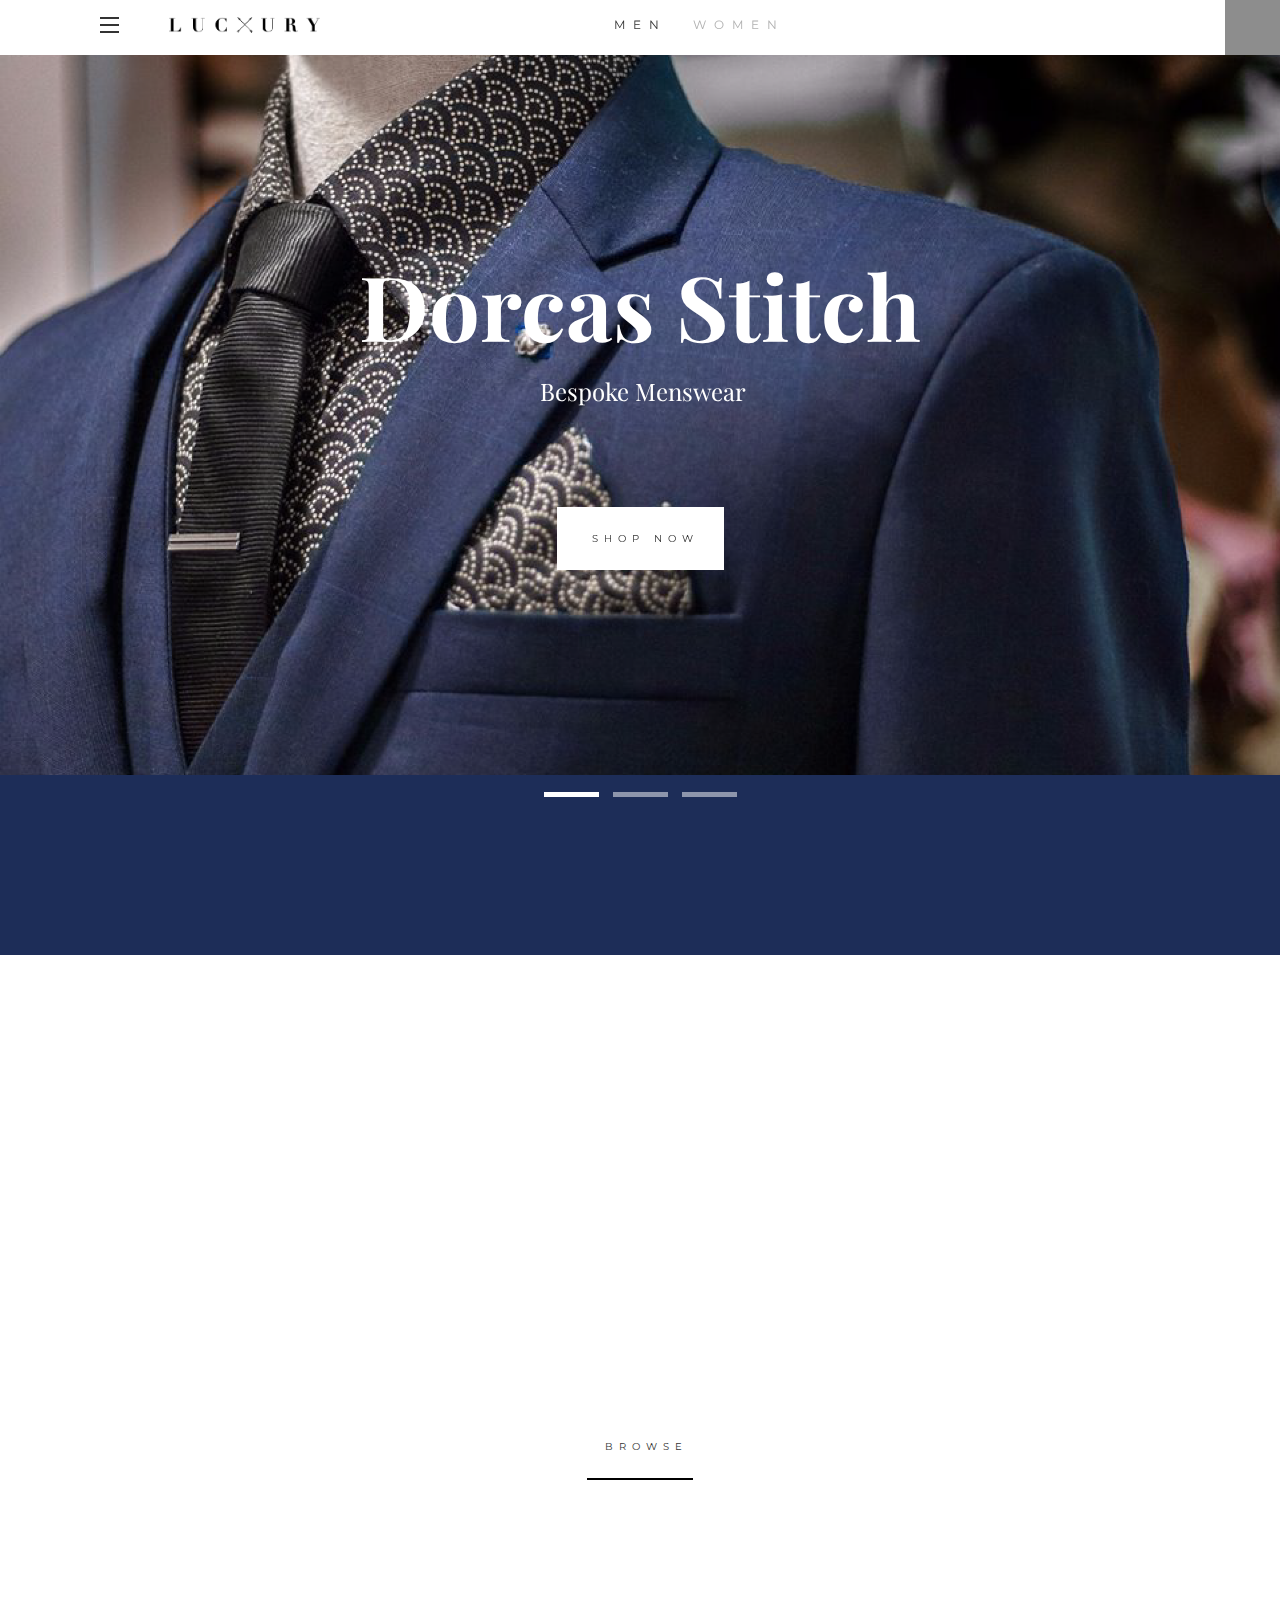
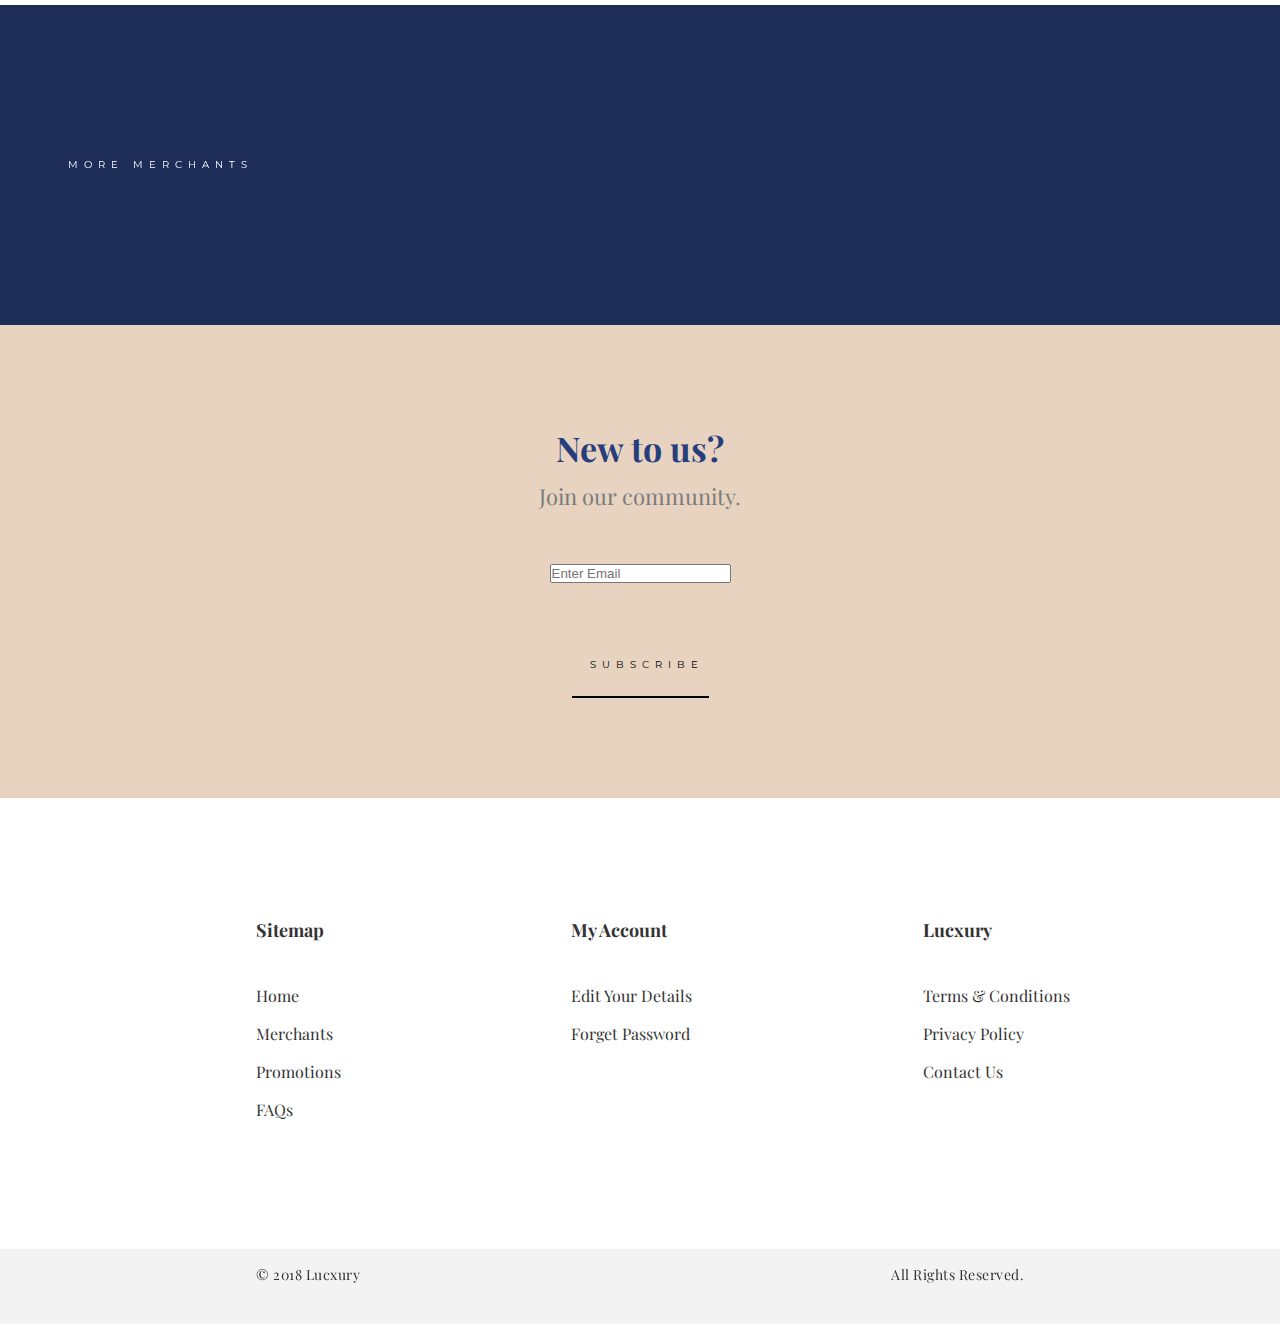
<file: index.html>
<!doctype html>

    <head>
        <meta charset="utf-8">
        <meta http-equiv="X-UA-Compatible" content="IE=edge,chrome=1">
        <meta name="viewport" content="width=device-width, initial-scale=1">
        <title>Lucxury</title>
        <meta name="description" content="Welcome to Lucxury.">
        <link href="https://fonts.googleapis.com/css?family=Montserrat:300|Playfair+Display:400,700" rel="stylesheet">
        <link rel="stylesheet" href="https://use.fontawesome.com/releases/v5.1.0/css/all.css" integrity="sha384-lKuwvrZot6UHsBSfcMvOkWwlCMgc0TaWr+30HWe3a4ltaBwTZhyTEggF5tJv8tbt" crossorigin="anonymous">
        <link rel="stylesheet" href="css/owl.carousel.min.css">
        <link rel="stylesheet" href="css/owl.theme.default.min.css">
        <link rel="stylesheet" href="css/main.css">

        <link rel="stylesheet" href="css/animate.min.css">
        <link rel="stylesheet" href="css/animate.css">

        <link rel="stylesheet" href="css/aos.css">
        
        <script type="text/javascript" src="js/jquery.js"></script>
        <script type="text/javascript" src="js/jquery-scrollto.js"></script>
        <script src="js/owl.carousel.min.js"></script>

    </head>

    <body>

        <!-- start of navigation bar  -->

        <!-- <div class="hamburger-menu nav-left visible-xs">
            <div class="button" id="btn">
                <div class="top bar"></div>
                <div class="middle bar"></div>
                <div class="bottom bar"></div>
            </div>
        </div> -->

        <!-- only put content into main tag -->

        <main>
            <nav id="navigation-bar">
                <div class="hamburger-menu nav-left hidden-xs">
                    <div class="button" id="btn">
                        <div class="top bar"></div>
                        <div class="middle bar"></div>
                        <div class="bottom bar"></div>
                    </div>
                </div>

            <div id="logo"><img id="logo-img" src="img/logo-black.png"></div>

            <div id="men-women">
                <a href="#" class="cat-active">men</a>
                <a href="#">women</a>
            </div>

            <div class="user-id user-nav">
                <i class="fas fa-user"></i><a href="#">Hello, Adeline Lui</a>
            </div>
            

            <button id="search-bar" onclick="openSearch()"><i class="fas fa-search"></i></button>

            <div id="myOverlay" class="overlay">

                <span class="closebtn" onclick="closeSearch()" title="Close Overlay">
                    <span class="stroke left"></span>
                    <span class="stroke right"></span>
                </span>

                <div class="overlay-content" method="post">
                    <form action="product_page.php">
                        <input name="search_item" type="text" placeholder="Search for products..." name="search">
                        <button type="submit"><i class="fa fa-search"></i></button>
                    </form>
                </div>

            </div>
                
            </nav>

            <div class="container" id="main-header">
                <div class="owl-carousel owl-theme">
                    <div class="item-carousel item">
                        <div class="carousel-des">
                           <h2>Dorcas Stitch</h2>
                           <h4>Bespoke Menswear</h4>
                           <button class="block-btn carousel-btn"><a href="#">shop now <i class="fas fa-chevron-right"></i></a></button>
                        </div>
                        <img src="img/image1.png">
                    </div>
                    <div class="item-carousel item">
                        <div class="carousel-des">  <!-- carousel-des-black -->
                            <h2>H2 Hub</h2>
                           <h4>Classic Timepieces</h4>
                           <button class="block-btn carousel-btn"><a href="#">shop now <i class="fas fa-chevron-right"></i></a></button> <!-- carousel-btn-black -->
                        </div>
                        
                        <img src="img/image2.png">
                    </div>
                    <div class="item-carousel item">
                        <div class="carousel-des">
                            <h2>51Label</h2>
                           <h4>Effortless Luxury</h4>
                           <button class="block-btn carousel-btn"><a href="#">shop now <i class="fas fa-chevron-right"></i></a></button>
                        </div>
                        <img src="img/image3.png">
                    </div>
                </div>
            </div>

            <div class="container three-cards-container">
                <div class="card-holder">
                    <div class="card c1" data-aos="fade-up" data-aos-duration="1000">
                        <a href="#">
                            <div class="card-img"><img src="img/card-watch.png"></div>
                            <div class="card-des">Watches</div>
                        </a>
                    </div>
                    <div class="card c2" data-aos="fade-up" data-aos-duration="1000">
                        <a href="#">
                            <div class="card-img"><img src="img/card-shoes.png"></div>
                            <div class="card-des">Shoes</div>
                        </a>
                    </div>
                    <div class="card c3" data-aos="fade-up" data-aos-duration="1000">
                        <a href="#">
                            <div class="card-img"><img src="img/card-bags.png"></div>
                            <div class="card-des">Bags</div>
                        </a>
                    </div>
                </div>
                <div class="btn-container">
                    <button class="line-btn card-btn"><a href="categories.html">browse <i class="fas fa-chevron-right"></i></a></button>
                </div>
            </div>


            <div class="container merchants-container">
                <div class="merchant-box pedro"></div>
                <div class="merchant-box calvin-klein"></div>
                <div class="merchant-box ralph-lauren"></div>
                <div class="merchant-box tommy-hilfiger"></div>
                <div class="merchant-box more-merchant-btn"><a href="promotions.html">more merchants <i class="fas fa-chevron-right"></i></a></div>
            </div>

            <div class="container email-newsletter">
                <h3>New to us?</h3>
                <h4>Join our community.</h4>
                <form>
                    <input type="text" name="email" placeholder="Enter Email"><br>
                </form>

                <div class="btn-container email-btn">
                    <button class="line-btn card-btn">subscribe <i class="fas fa-chevron-right"></i></button>
                </div>
            </div>

            <div class="container footer">
                <div class="footer-item sitemap">
                    <h5>Sitemap</h5>
                    <div class="footer-subitem">
                        <a href="#">Home</a><br/>
                        <a href="#">Merchants</a><br/>
                        <a href="promotions.html">Promotions</a><br/>
                        <a href="faq.html">FAQs</a><br/>
                    </div>
                </div>
                <div class="footer-item my-account">
                    <h5>My Account</h5>
                    <div class="footer-subitem">
                        <a href="edit-profile.html">Edit Your Details</a><br/>
                        <a href="#">Forget Password</a><br/>
                    </div>
                </div>
                <div class="footer-item lucxury">
                    <h5>Lucxury</h5>
                    <div class="footer-subitem">
                        <a href="#">Terms & Conditions</a><br/>
                        <a href="#">Privacy Policy</a><br/>
                        <a href="#">Contact Us</a><br/>
                    </div>
                </div>
                <div class="footer-item find-us">
                    <h5>Find Us</h5>
                    <div class="footer-subitem">
                        <a href="https://www.facebook.com/lucxuryglobal" target="_blank"><i class="fab fa-facebook-square"></i></a>
                        <a href="https://www.instagram.com/lucxuryglobal/" target="_blank"><i class="fab fa-instagram"></i></a>
                        <a href="https://www.youtube.com/channel/UCeGiwGkYZ9p8kxj8YwN4fIw?view_as=subscriber" target="_blank"><i class="fab fa-twitter"></i></a>
                        <a href="https://twitter.com/lucxuryglobal" target="_blank"><i class="fab fa-youtube"></i></a>
                    </div>
                </div>
            </div>

            <div class="container footer-credits">
                <p id="credits-left">© 2018 Lucxury</p>
                <p id="credits-right">All Rights Reserved.</p>
            </div>


        </main>

        <!-- end of main tag = end of content  -->

        <div class="sidebar">

            <div class="sidebar-item user-id"><i class="fas fa-user"></i><a href="#">Hello, Adeline Lui</a></div>

            <div class="sidebar-item category cat-selector"><a href="#">Men</a><a href="#">Women</a></div>

            <ul class="sidebar-list">
                <li class="sidebar-item"><a href="https://lucxury.com/lucxury_wp/" class="sidebar-anchor">News / Media</a></li>
                <li class="sidebar-item"><a href="promotions.html" class="sidebar-anchor">Promotions</a></li>
                <li class="sidebar-item"><a href="faq.html" class="sidebar-anchor">FAQs</a></li>
                <li class="sidebar-item"><a href="edit-profile.html" class="sidebar-anchor">Edit profile</a></li>
            </ul>


            <div class="sidebar-item logout-btn"><a href="#">Logout</a></div>

        </div>

        <script>
            $(document).ready(function() {

                  function toggleSidebar() {
                        $(".button").toggleClass("active");
                        $("main").toggleClass("move-to-right");
                        $(".sidebar-item").toggleClass("active");
                  }

                  $(".button").on("click tap", function() {
                        toggleSidebar();
                  });

                  $(document).keyup(function(e) {
                        if (e.keyCode === 27) {
                             toggleSidebar();
                    }
                  });

            });

            $(document).ready(function(){
                $(".owl-carousel").owlCarousel({
                    margin: 0,
                    center: true,
                    autoWidth:true,
                    // autoHeight: true,
                    item: 1,
                    autoplay:true,
                    autoplayTimeout:4000,
                    autoplayHoverPause:true,
                    loop: true,
                    dots: true
                    // dotsContainer: true,
                    // nav: true

                })
            });

        </script>
        <script>
            function openSearch() {
              $("#myOverlay").fadeIn(500).css("display","block");
            }

            // Close the full screen search box 
            function closeSearch() {
              $("#myOverlay").fadeOut(500);
            }
        </script>

        <script src="js/aos.js"></script>
        <script>
         AOS.init();
       </script>
        
        
    </body>
</html>
</file>
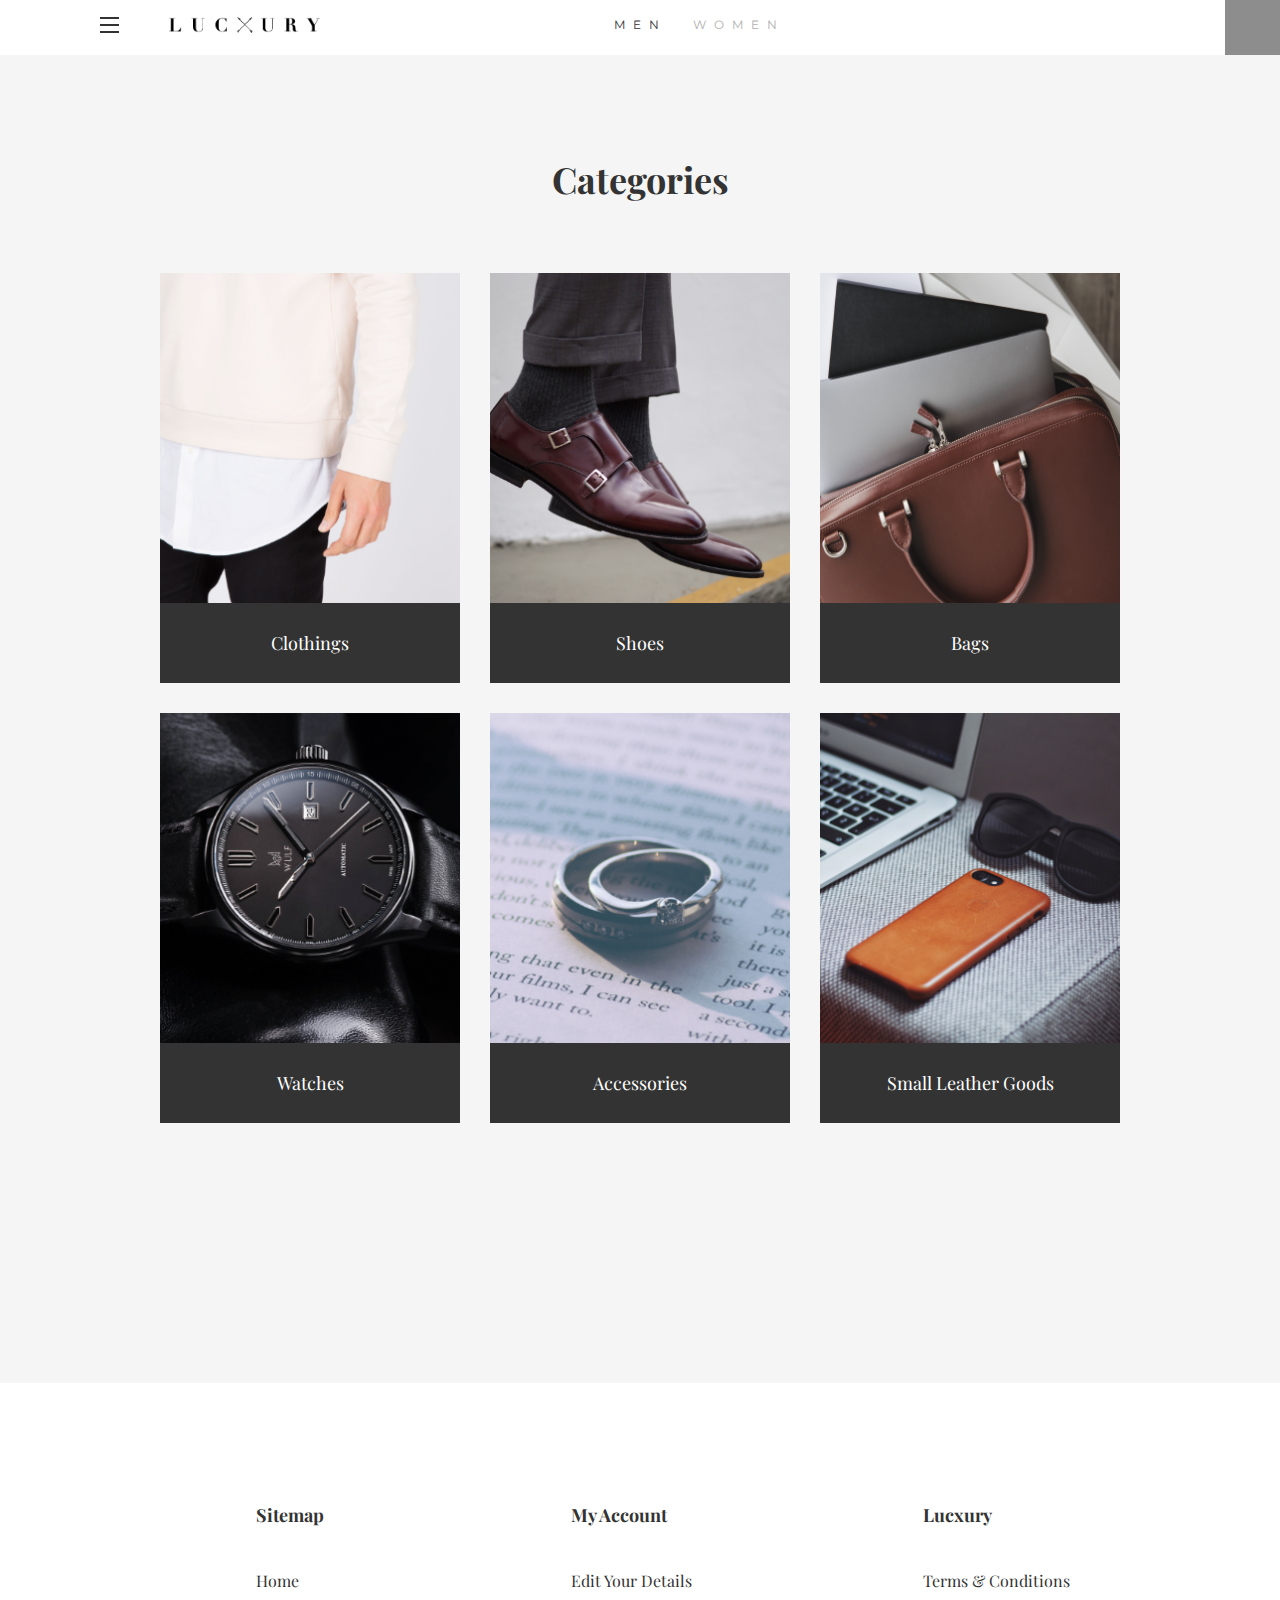
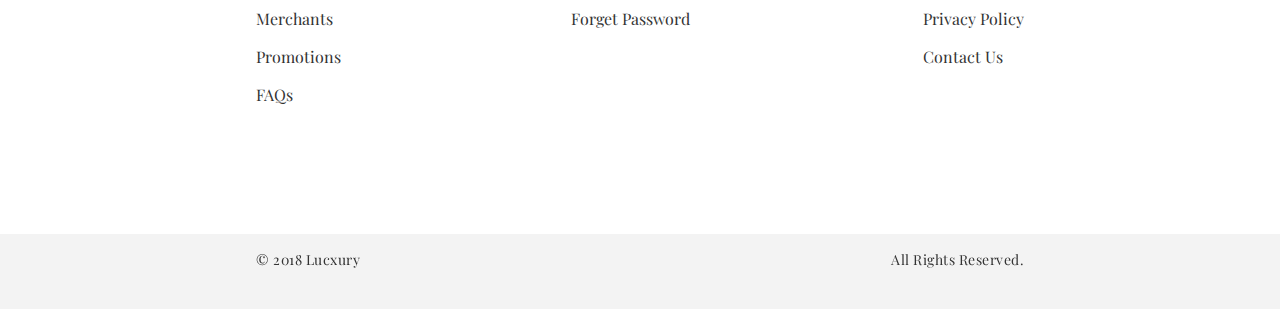
<file: categories.html>
<!doctype html>

    <head>
        <meta charset="utf-8">
        <meta http-equiv="X-UA-Compatible" content="IE=edge,chrome=1">
        <meta name="viewport" content="width=device-width, initial-scale=1">
        <title>Lucxury</title>
        <meta name="description" content="Welcome to Lucxury.">
        <link href="https://fonts.googleapis.com/css?family=Montserrat:300|Playfair+Display:400,700" rel="stylesheet">
        <link rel="stylesheet" href="https://use.fontawesome.com/releases/v5.1.0/css/all.css" integrity="sha384-lKuwvrZot6UHsBSfcMvOkWwlCMgc0TaWr+30HWe3a4ltaBwTZhyTEggF5tJv8tbt" crossorigin="anonymous">
        <link rel="stylesheet" href="css/owl.carousel.min.css">
        <link rel="stylesheet" href="css/owl.theme.default.min.css">
        <link rel="stylesheet" href="css/main.css">
        <link rel="stylesheet" href="css/animate.min.css">
        <link rel="stylesheet" href="css/animate.css">

        
        <link rel="stylesheet" href="css/aos.css">
        
        <script type="text/javascript" src="js/jquery.js"></script>
        <script type="text/javascript" src="js/jquery-scrollto.js"></script>
        <script src="js/owl.carousel.min.js"></script>

    </head>

    <body>

        <!-- start of navigation bar  -->

        <!-- <div class="hamburger-menu nav-left visible-xs">
            <div class="button" id="btn">
                <div class="top bar"></div>
                <div class="middle bar"></div>
                <div class="bottom bar"></div>
            </div>
        </div> -->

        <!-- only put content into main tag -->

        <main>
            <nav id="navigation-bar">
                <div class="hamburger-menu nav-left hidden-xs">
                    <div class="button" id="btn">
                        <div class="top bar"></div>
                        <div class="middle bar"></div>
                        <div class="bottom bar"></div>
                    </div>
                </div>

            <div id="logo"><a href="index.html"><img id="logo-img" src="img/logo-black.png"></a></div>

            <div id="men-women">
                <a href="#" class="cat-active">men</a>
                <a href="#">women</a>
            </div>

            <div class="user-id user-nav">
                <i class="fas fa-user"></i><a href="#">Hello, Adeline Lui</a>
            </div>
            

            <button id="search-bar" onclick="openSearch()"><i class="fas fa-search"></i></button>

            <div id="myOverlay" class="overlay">

                <span class="closebtn" onclick="closeSearch()" title="Close Overlay">
                    <span class="stroke left"></span>
                    <span class="stroke right"></span>
                </span>

                <div class="overlay-content" method="post">
                    <form action="product_page.php">
                        <input name="search_item" type="text" placeholder="Search for products..." name="search">
                        <button type="submit"><i class="fa fa-search"></i></button>
                    </form>
                </div>

            </div>
                
            </nav>

            <div class="container categories-container container-header">
                <h2>Categories</h2>
                <div class="cat-cards">
                    <div class="card-holder">
                        <div class="card c1" data-aos="fade-up" data-aos-duration="1000">
                            <a href="#">
                                <div class="card-img"><img src="img/card-clothings.png"></div>
                                <div class="card-des">Clothings</div>
                            </a>
                        </div>
                        <div class="card c2" data-aos="fade-up" data-aos-duration="1000">
                            <a href="#">
                                <div class="card-img"><img src="img/card-shoes.png"></div>
                                <div class="card-des">Shoes</div>
                            </a>
                        </div>
                        <div class="card c3" data-aos="fade-up" data-aos-duration="1000">
                            <a href="#">
                                <div class="card-img"><img src="img/card-bags.png"></div>
                                <div class="card-des">Bags</div>
                            </a>
                        </div>
                        <div class="card c4" data-aos="fade-up" data-aos-duration="1000">
                            <a href="#">
                                <div class="card-img"><img src="img/card-watch.png"></div>
                                <div class="card-des">Watches</div>
                            </a>
                        </div>
                        <div class="card c5" data-aos="fade-up" data-aos-duration="1000">
                            <a href="#">
                                <div class="card-img"><img src="img/card-accessories.png"></div>
                                <div class="card-des">Accessories</div>
                            </a>
                        </div>
                        <div class="card c6" data-aos="fade-up" data-aos-duration="1000">
                            <a href="#">
                                <div class="card-img"><img src="img/card-leather.png"></div>
                                <div class="card-des">Small Leather Goods</div>
                            </a>
                        </div>
                    </div>
                </div>
            </div>

            <div class="container footer">
                <div class="footer-item sitemap">
                    <h5>Sitemap</h5>
                    <div class="footer-subitem">
                        <a href="index.html">Home</a><br/>
                        <a href="#">Merchants</a><br/>
                        <a href="promotions.html">Promotions</a><br/>
                        <a href="faq.html">FAQs</a><br/>
                    </div>
                </div>
                <div class="footer-item my-account">
                    <h5>My Account</h5>
                    <div class="footer-subitem">
                        <a href="edit-profile.html">Edit Your Details</a><br/>
                        <a href="#">Forget Password</a><br/>
                    </div>
                </div>
                <div class="footer-item lucxury">
                    <h5>Lucxury</h5>
                    <div class="footer-subitem">
                        <a href="#">Terms & Conditions</a><br/>
                        <a href="#">Privacy Policy</a><br/>
                        <a href="#">Contact Us</a><br/>
                    </div>
                </div>
                <div class="footer-item find-us">
                    <h5>Find Us</h5>
                    <div class="footer-subitem">
                        <a href="https://www.facebook.com/lucxuryglobal" target="_blank"><i class="fab fa-facebook-square"></i></a>
                        <a href="https://www.instagram.com/lucxuryglobal/" target="_blank"><i class="fab fa-instagram"></i></a>
                        <a href="https://www.youtube.com/channel/UCeGiwGkYZ9p8kxj8YwN4fIw?view_as=subscriber" target="_blank"><i class="fab fa-twitter"></i></a>
                        <a href="https://twitter.com/lucxuryglobal" target="_blank"><i class="fab fa-youtube"></i></a>
                    </div>
                </div>
            </div>

            <div class="container footer-credits">
                <p id="credits-left">© 2018 Lucxury</p>
                <p id="credits-right">All Rights Reserved.</p>
            </div>


        </main>

        <!-- end of main tag = end of content  -->

        <div class="sidebar">

            <div class="sidebar-item user-id"><i class="fas fa-user"></i><a href="#">Hello, Adeline Lui</a></div>

            <div class="sidebar-item category cat-selector"><a href="#">Men</a><a href="#">Women</a></div>

            <ul class="sidebar-list">
                <li class="sidebar-item"><a href="https://lucxury.com/lucxury_wp/" class="sidebar-anchor">News / Media</a></li>
                <li class="sidebar-item"><a href="promotions.html" class="sidebar-anchor">Promotions</a></li>
                <li class="sidebar-item"><a href="faq.html" class="sidebar-anchor">FAQs</a></li>
                <li class="sidebar-item"><a href="edit-profile.html" class="sidebar-anchor">Edit profile</a></li>
            </ul>


            <div class="sidebar-item logout-btn"><a href="#">Logout</a></div>

        </div>

        <script>
            $(document).ready(function() {

                  function toggleSidebar() {
                        $(".button").toggleClass("active");
                        $("main").toggleClass("move-to-right");
                        $(".sidebar-item").toggleClass("active");
                  }

                  $(".button").on("click tap", function() {
                        toggleSidebar();
                  });

                  $(document).keyup(function(e) {
                        if (e.keyCode === 27) {
                             toggleSidebar();
                    }
                  });

            });


        </script>
        <script>
            function openSearch() {
              $("#myOverlay").fadeIn(500).css("display","block");
            }

            // Close the full screen search box 
            function closeSearch() {
              $("#myOverlay").fadeOut(500);
            }
        </script>

        <script src="js/aos.js"></script>
        <script>
         AOS.init();
       </script>
        
        
    </body>
</html>
</file>
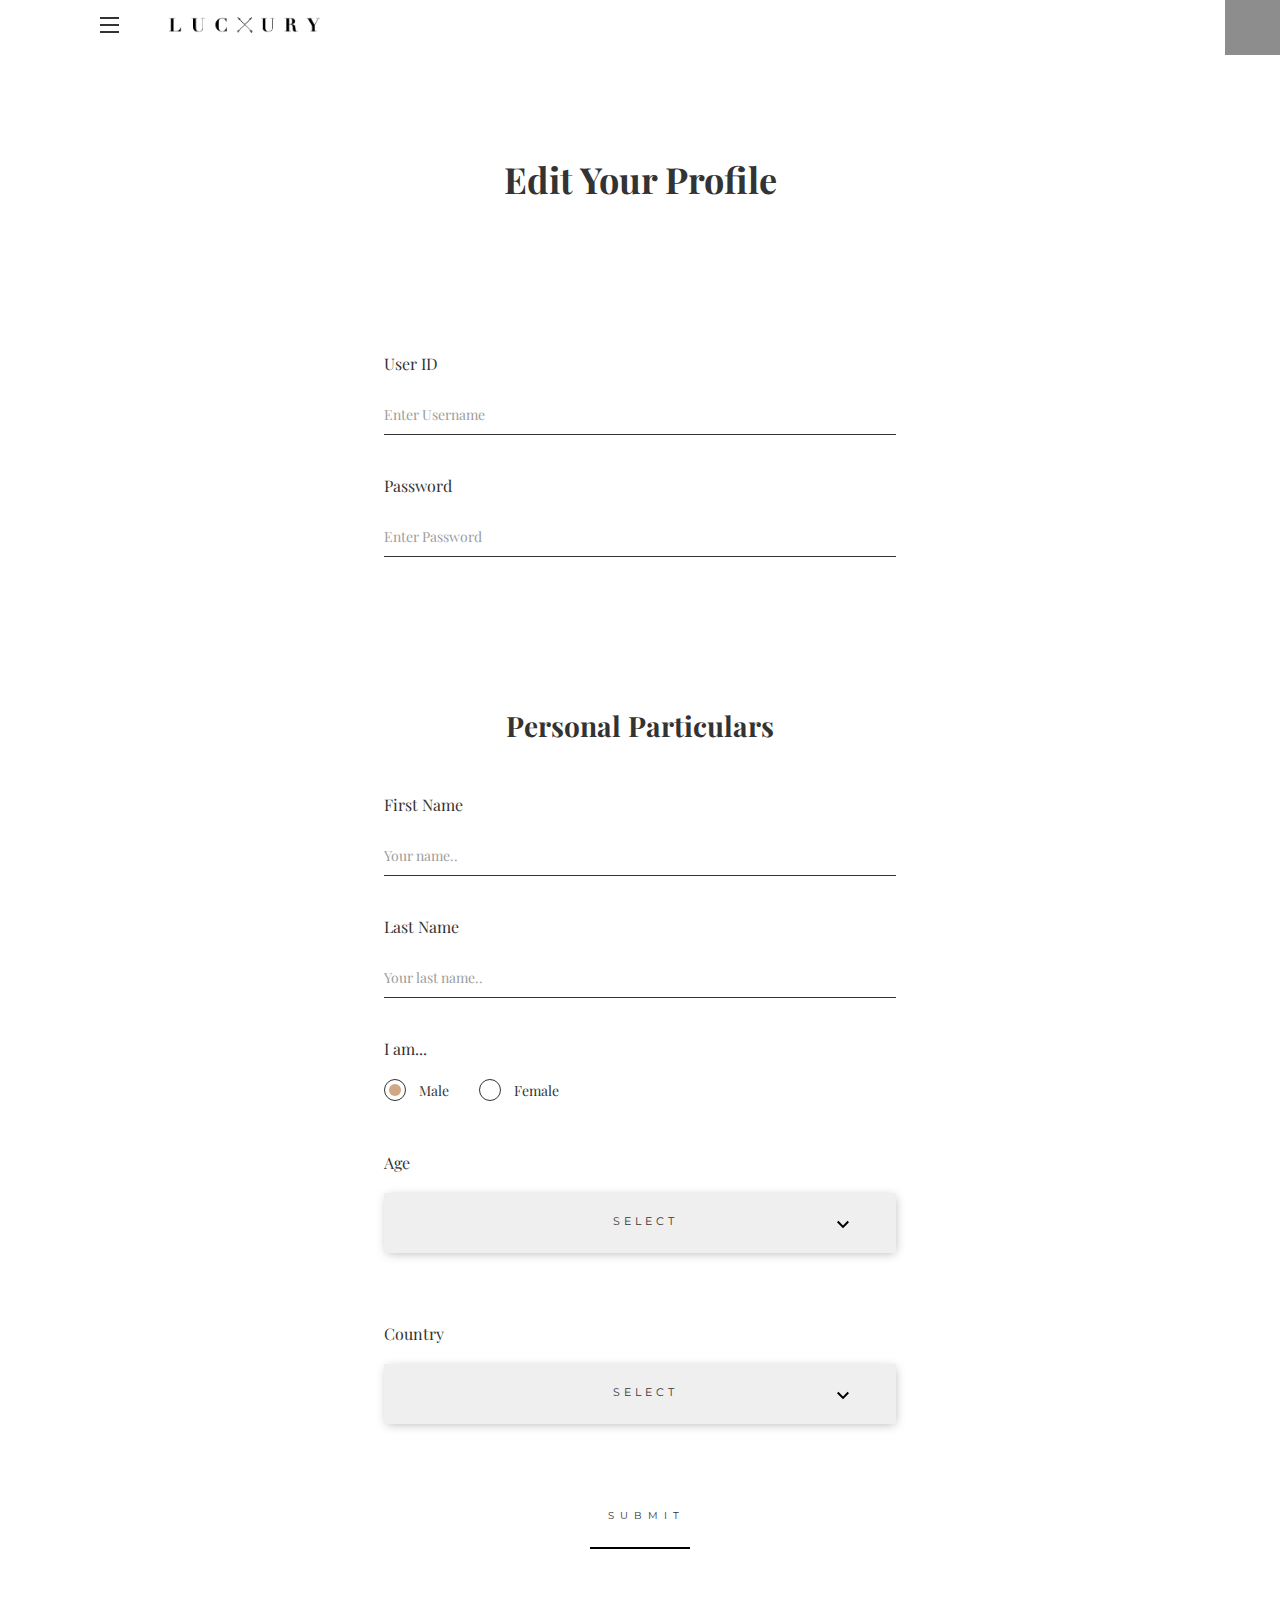
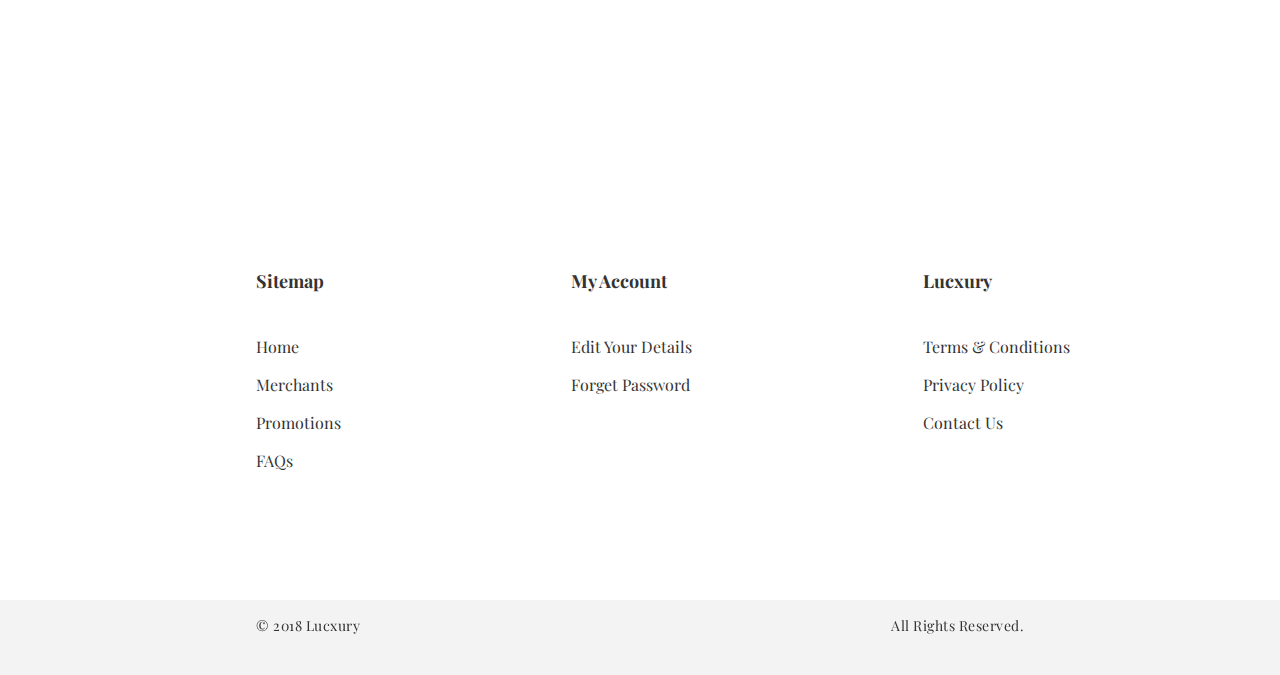
<file: edit-profile.html>
<!doctype html>

    <head>
        <meta charset="utf-8">
        <meta http-equiv="X-UA-Compatible" content="IE=edge,chrome=1">
        <meta name="viewport" content="width=device-width, initial-scale=1">
        <title>Lucxury</title>
        <meta name="description" content="Welcome to Lucxury.">
        <link href="https://fonts.googleapis.com/css?family=Montserrat:300|Playfair+Display:400,700" rel="stylesheet">
        <link rel="stylesheet" href="https://use.fontawesome.com/releases/v5.1.0/css/all.css" integrity="sha384-lKuwvrZot6UHsBSfcMvOkWwlCMgc0TaWr+30HWe3a4ltaBwTZhyTEggF5tJv8tbt" crossorigin="anonymous">
        <link rel="stylesheet" href="css/owl.carousel.min.css">
        <link rel="stylesheet" href="css/owl.theme.default.min.css">
        <link rel="stylesheet" href="css/main.css">
        <link rel="stylesheet" href="css/forms.css">
        <link rel="stylesheet" href="css/animate.min.css">
        <link rel="stylesheet" href="css/animate.css">
        <link rel="stylesheet" href="css/selector-forms.css">

        
        <link rel="stylesheet" href="css/aos.css">
        
        <script type="text/javascript" src="js/jquery.js"></script>
        <script type="text/javascript" src="js/jquery-scrollto.js"></script>
        <script src="js/owl.carousel.min.js"></script>

    </head>

    <body>

        <!-- start of navigation bar  -->

        <!-- <div class="hamburger-menu nav-left visible-xs">
            <div class="button" id="btn">
                <div class="top bar"></div>
                <div class="middle bar"></div>
                <div class="bottom bar"></div>
            </div>
        </div> -->

        <!-- only put content into main tag -->

        <main>
            <nav id="navigation-bar">
                <div class="hamburger-menu nav-left hidden-xs">
                    <div class="button" id="btn">
                        <div class="top bar"></div>
                        <div class="middle bar"></div>
                        <div class="bottom bar"></div>
                    </div>
                </div>

            <div id="logo"><a href="index.html"><img id="logo-img" src="img/logo-black.png"></a></div>

            <!-- <div id="men-women">
                <a href="#" class="cat-active">men</a>
                <a href="#">women</a>
            </div> -->

            <div class="user-id user-nav">
                <i class="fas fa-user"></i><a href="#">Hello, Adeline Lui</a>
            </div>
            

            <button id="search-bar" onclick="openSearch()"><i class="fas fa-search"></i></button>

            <div id="myOverlay" class="overlay">

                <span class="closebtn" onclick="closeSearch()" title="Close Overlay">
                    <span class="stroke left"></span>
                    <span class="stroke right"></span>
                </span>

                <div class="overlay-content" method="post">
                    <form action="product_page.php">
                        <input name="search_item" type="text" placeholder="Search for products..." name="search">
                        <button type="submit"><i class="fa fa-search"></i></button>
                    </form>
                </div>

            </div>
                
            </nav>

            <div class="container profile-container container-header">
                <h2>Edit Your Profile</h2>
                <form action="#" class="profile-form">
                    <div class="edit-profile" id="top-form">
                        <label for="fname">User ID</label>
                        <input type="text" id="fname" name="userid" placeholder="Enter Username">

                        <label for="lname">Password</label>
                        <input class="form-padding-btm" type="password" id="lname" name="psw" placeholder="Enter Password">
                    </div>

                    <h3>Personal Particulars</h3>

                    <div class="edit-profile" id="bottom-form">
                        <label for="fname">First Name</label>
                        <input type="text" id="fname" name="firstname" placeholder="Your name..">

                        <label for="lname">Last Name</label>
                        <input class="form-padding-small-btm" type="text" id="lname" name="lastname" placeholder="Your last name..">
                    </div>


                    <div class="radio-box">
                        <h4>I am...</h4>
                        <label class="radio-container">Male
                            <input type="radio" checked="checked" name="radio">
                            <span class="checkmark"></span>
                        </label>
                        <label class="radio-container">Female
                            <input type="radio" name="radio">
                            <span class="checkmark"></span>
                        </label>
                    </div>

                    <div class="selector-form-container">
                        <h4>Age</h4>
                        <div class="product-selector">
                                <!-- Custom select structure --> 
                            <div class="select_mate" data-mate-select="active" >
                                <select name="" onclick="return false;" id="">
                                    <option value="0">Select</option>
                                    <option value="1">18 - 25</option>
                                    <option value="2">26 - 35</option>
                                    <option value="3">36 - 45</option>
                                    <option value="4">46 - 55</option>
                                    <option value="5">55 < </option>
                                </select>
                            
                                <p class="selecionado_opcion"  onclick="open_select(this)" ></p><span onclick="open_select(this)" class="icon_select_mate" ><svg fill="#000000" height="24" viewBox="0 0 24 24" width="24" xmlns="http://www.w3.org/2000/svg">
                                <path d="M7.41 7.84L12 12.42l4.59-4.58L18 9.25l-6 6-6-6z"/>
                                <path d="M0-.75h24v24H0z" fill="none"/>
                                </svg></span>

                                <div class="cont_list_select_mate">

                                <ul class="cont_select_int"> </ul> 
                                </div>

                            </div>
                        </div>
                    </div>

                    <div class="selector-form-container">
                        <h4>Country</h4>
                        <div class="product-selector">
                                <!-- Custom select structure --> 
                            <div class="select_mate" data-mate-select="active" >
                                <select name="" onclick="return false;" id="">
                                    <option value="0">Select</option>
                                    <option value="AF">Afghanistan</option>
                                    <option value="AX">Åland Islands</option>
                                    <option value="AL">Albania</option>
                                    <option value="DZ">Algeria</option>
                                    <option value="AS">American Samoa</option>
                                    <option value="AD">Andorra</option>
                                    <option value="AO">Angola</option>
                                    <option value="AI">Anguilla</option>
                                    <option value="AQ">Antarctica</option>
                                    <option value="AG">Antigua and Barbuda</option>
                                    <option value="AR">Argentina</option>
                                    <option value="AM">Armenia</option>
                                    <option value="AW">Aruba</option>
                                    <option value="AU">Australia</option>
                                    <option value="AT">Austria</option>
                                    <option value="AZ">Azerbaijan</option>
                                    <option value="BS">Bahamas</option>
                                    <option value="BH">Bahrain</option>
                                    <option value="BD">Bangladesh</option>
                                    <option value="BB">Barbados</option>
                                    <option value="BY">Belarus</option>
                                    <option value="BE">Belgium</option>
                                    <option value="BZ">Belize</option>
                                    <option value="BJ">Benin</option>
                                    <option value="BM">Bermuda</option>
                                    <option value="BT">Bhutan</option>
                                    <option value="BO">Bolivia</option>
                                    <option value="BQ">Bonaire</option>
                                    <option value="BA">Bosnia and Herzegovina</option>
                                    <option value="BW">Botswana</option>
                                    <option value="BV">Bouvet Island</option>
                                    <option value="BR">Brazil</option>
                                    <option value="IO">British Indian Ocean Territory</option>
                                    <option value="BN">Brunei Darussalam</option>
                                    <option value="BG">Bulgaria</option>
                                    <option value="BF">Burkina Faso</option>
                                    <option value="BI">Burundi</option>
                                    <option value="KH">Cambodia</option>
                                    <option value="CM">Cameroon</option>
                                    <option value="CA">Canada</option>
                                    <option value="CV">Cape Verde</option>
                                    <option value="KY">Cayman Islands</option>
                                    <option value="CF">Central African Republic</option>
                                    <option value="TD">Chad</option>
                                    <option value="CL">Chile</option>
                                    <option value="CN">China</option>
                                    <option value="CX">Christmas Island</option>
                                    <option value="CC">Cocos (Keeling) Islands</option>
                                    <option value="CO">Colombia</option>
                                    <option value="KM">Comoros</option>
                                    <option value="CG">Congo</option>
                                    <option value="CD">Congo</option>
                                    <option value="CK">Cook Islands</option>
                                    <option value="CR">Costa Rica</option>
                                    <option value="CI">Côte d'Ivoire</option>
                                    <option value="HR">Croatia</option>
                                    <option value="CU">Cuba</option>
                                    <option value="CW">Curaçao</option>
                                    <option value="CY">Cyprus</option>
                                    <option value="CZ">Czech Republic</option>
                                    <option value="DK">Denmark</option>
                                    <option value="DJ">Djibouti</option>
                                    <option value="DM">Dominica</option>
                                    <option value="DO">Dominican Republic</option>
                                    <option value="EC">Ecuador</option>
                                    <option value="EG">Egypt</option>
                                    <option value="SV">El Salvador</option>
                                    <option value="GQ">Equatorial Guinea</option>
                                    <option value="ER">Eritrea</option>
                                    <option value="EE">Estonia</option>
                                    <option value="ET">Ethiopia</option>
                                    <option value="FK">Falkland Islands</option>
                                    <option value="FO">Faroe Islands</option>
                                    <option value="FJ">Fiji</option>
                                    <option value="FI">Finland</option>
                                    <option value="FR">France</option>
                                    <option value="GF">French Guiana</option>
                                    <option value="PF">French Polynesia</option>
                                    <option value="TF">French Southern Territories</option>
                                    <option value="GA">Gabon</option>
                                    <option value="GM">Gambia</option>
                                    <option value="GE">Georgia</option>
                                    <option value="DE">Germany</option>
                                    <option value="GH">Ghana</option>
                                    <option value="GI">Gibraltar</option>
                                    <option value="GR">Greece</option>
                                    <option value="GL">Greenland</option>
                                    <option value="GD">Grenada</option>
                                    <option value="GP">Guadeloupe</option>
                                    <option value="GU">Guam</option>
                                    <option value="GT">Guatemala</option>
                                    <option value="GG">Guernsey</option>
                                    <option value="GN">Guinea</option>
                                    <option value="GW">Guinea-Bissau</option>
                                    <option value="GY">Guyana</option>
                                    <option value="HT">Haiti</option>
                                    <option value="HM">Heard Island and McDonald Islands</option>
                                    <option value="VA">Holy See (Vatican City State)</option>
                                    <option value="HN">Honduras</option>
                                    <option value="HK">Hong Kong</option>
                                    <option value="HU">Hungary</option>
                                    <option value="IS">Iceland</option>
                                    <option value="IN">India</option>
                                    <option value="ID">Indonesia</option>
                                    <option value="IR">Iran</option>
                                    <option value="IQ">Iraq</option>
                                    <option value="IE">Ireland</option>
                                    <option value="IM">Isle of Man</option>
                                    <option value="IL">Israel</option>
                                    <option value="IT">Italy</option>
                                    <option value="JM">Jamaica</option>
                                    <option value="JP">Japan</option>
                                    <option value="JE">Jersey</option>
                                    <option value="JO">Jordan</option>
                                    <option value="KZ">Kazakhstan</option>
                                    <option value="KE">Kenya</option>
                                    <option value="KI">Kiribati</option>
                                    <option value="KP">North Korea</option>
                                    <option value="KR">South</option>
                                    <option value="KW">Kuwait</option>
                                    <option value="KG">Kyrgyzstan</option>
                                    <option value="LA">Lao People's Democratic Republic</option>
                                    <option value="LV">Latvia</option>
                                    <option value="LB">Lebanon</option>
                                    <option value="LS">Lesotho</option>
                                    <option value="LR">Liberia</option>
                                    <option value="LY">Libya</option>
                                    <option value="LI">Liechtenstein</option>
                                    <option value="LT">Lithuania</option>
                                    <option value="LU">Luxembourg</option>
                                    <option value="MO">Macao</option>
                                    <option value="MK">Macedonia</option>
                                    <option value="MG">Madagascar</option>
                                    <option value="MW">Malawi</option>
                                    <option value="MY">Malaysia</option>
                                    <option value="MV">Maldives</option>
                                    <option value="ML">Mali</option>
                                    <option value="MT">Malta</option>
                                    <option value="MH">Marshall Islands</option>
                                    <option value="MQ">Martinique</option>
                                    <option value="MR">Mauritania</option>
                                    <option value="MU">Mauritius</option>
                                    <option value="YT">Mayotte</option>
                                    <option value="MX">Mexico</option>
                                    <option value="FM">Micronesia</option>
                                    <option value="MD">Moldova</option>
                                    <option value="MC">Monaco</option>
                                    <option value="MN">Mongolia</option>
                                    <option value="ME">Montenegro</option>
                                    <option value="MS">Montserrat</option>
                                    <option value="MA">Morocco</option>
                                    <option value="MZ">Mozambique</option>
                                    <option value="MM">Myanmar</option>
                                    <option value="NA">Namibia</option>
                                    <option value="NR">Nauru</option>
                                    <option value="NP">Nepal</option>
                                    <option value="NL">Netherlands</option>
                                    <option value="NC">New Caledonia</option>
                                    <option value="NZ">New Zealand</option>
                                    <option value="NI">Nicaragua</option>
                                    <option value="NE">Niger</option>
                                    <option value="NG">Nigeria</option>
                                    <option value="NU">Niue</option>
                                    <option value="NF">Norfolk Island</option>
                                    <option value="MP">Northern Mariana Islands</option>
                                    <option value="NO">Norway</option>
                                    <option value="OM">Oman</option>
                                    <option value="PK">Pakistan</option>
                                    <option value="PW">Palau</option>
                                    <option value="PS">Palestinian Territory, Occupied</option>
                                    <option value="PA">Panama</option>
                                    <option value="PG">Papua New Guinea</option>
                                    <option value="PY">Paraguay</option>
                                    <option value="PE">Peru</option>
                                    <option value="PH">Philippines</option>
                                    <option value="PN">Pitcairn</option>
                                    <option value="PL">Poland</option>
                                    <option value="PT">Portugal</option>
                                    <option value="PR">Puerto Rico</option>
                                    <option value="QA">Qatar</option>
                                    <option value="RE">Réunion</option>
                                    <option value="RO">Romania</option>
                                    <option value="RU">Russian Federation</option>
                                    <option value="RW">Rwanda</option>
                                    <option value="BL">Saint Barthélemy</option>
                                    <option value="SH">Saint Helena</option>
                                    <option value="KN">Saint Kitts and Nevis</option>
                                    <option value="LC">Saint Lucia</option>
                                    <option value="MF">Saint Martin (French part)</option>
                                    <option value="PM">Saint Pierre and Miquelon</option>
                                    <option value="VC">Saint Vincent and the Grenadines</option>
                                    <option value="WS">Samoa</option>
                                    <option value="SM">San Marino</option>
                                    <option value="ST">Sao Tome and Principe</option>
                                    <option value="SA">Saudi Arabia</option>
                                    <option value="SN">Senegal</option>
                                    <option value="RS">Serbia</option>
                                    <option value="SC">Seychelles</option>
                                    <option value="SL">Sierra Leone</option>
                                    <option value="SG">Singapore</option>
                                    <option value="SX">Sint Maarten (Dutch part)</option>
                                    <option value="SK">Slovakia</option>
                                    <option value="SI">Slovenia</option>
                                    <option value="SB">Solomon Islands</option>
                                    <option value="SO">Somalia</option>
                                    <option value="ZA">South Africa</option>
                                    <option value="GS">South Georgia and the South Sandwich Islands</option>
                                    <option value="SS">South Sudan</option>
                                    <option value="ES">Spain</option>
                                    <option value="LK">Sri Lanka</option>
                                    <option value="SD">Sudan</option>
                                    <option value="SR">Suriname</option>
                                    <option value="SJ">Svalbard and Jan Mayen</option>
                                    <option value="SZ">Swaziland</option>
                                    <option value="SE">Sweden</option>
                                    <option value="CH">Switzerland</option>
                                    <option value="SY">Syrian Arab Republic</option>
                                    <option value="TW">Taiwan</option>
                                    <option value="TJ">Tajikistan</option>
                                    <option value="TZ">Tanzania</option>
                                    <option value="TH">Thailand</option>
                                    <option value="TL">Timor-Leste</option>
                                    <option value="TG">Togo</option>
                                    <option value="TK">Tokelau</option>
                                    <option value="TO">Tonga</option>
                                    <option value="TT">Trinidad and Tobago</option>
                                    <option value="TN">Tunisia</option>
                                    <option value="TR">Turkey</option>
                                    <option value="TM">Turkmenistan</option>
                                    <option value="TC">Turks and Caicos Islands</option>
                                    <option value="TV">Tuvalu</option>
                                    <option value="UG">Uganda</option>
                                    <option value="UA">Ukraine</option>
                                    <option value="AE">United Arab Emirates</option>
                                    <option value="GB">United Kingdom</option>
                                    <option value="US">United States</option>
                                    <option value="UY">Uruguay</option>
                                    <option value="UZ">Uzbekistan</option>
                                    <option value="VU">Vanuatu</option>
                                    <option value="VE">Venezuela</option>
                                    <option value="VN">Viet Nam</option>
                                    <option value="VG">Virgin Islands, British</option>
                                    <option value="VI">Virgin Islands, U.S.</option>
                                    <option value="WF">Wallis and Futuna</option>
                                    <option value="EH">Western Sahara</option>
                                    <option value="YE">Yemen</option>
                                    <option value="ZM">Zambia</option>
                                    <option value="ZW">Zimbabwe</option>
                                </select>
                            
                                <p class="selecionado_opcion"  onclick="open_select(this)" ></p><span onclick="open_select(this)" class="icon_select_mate" ><svg fill="#000000" height="24" viewBox="0 0 24 24" width="24" xmlns="http://www.w3.org/2000/svg">
                                <path d="M7.41 7.84L12 12.42l4.59-4.58L18 9.25l-6 6-6-6z"/>
                                <path d="M0-.75h24v24H0z" fill="none"/>
                                </svg></span>

                                <div class="cont_list_select_mate">

                                <ul class="cont_select_int"> </ul> 
                                </div>

                            </div>
                        </div>
                    </div>



                    <div class="submit-line-btn">
                        <button type="submit"><a href="#">submit <i class="fas fa-chevron-right"></i></a></button>
                    </div>


                </form>
            </div>

            <div class="container footer">
                <div class="footer-item sitemap">
                    <h5>Sitemap</h5>
                    <div class="footer-subitem">
                        <a href="index.html">Home</a><br/>
                        <a href="#">Merchants</a><br/>
                        <a href="promotions.html">Promotions</a><br/>
                        <a href="faq.html">FAQs</a><br/>
                    </div>
                </div>
                <div class="footer-item my-account">
                    <h5>My Account</h5>
                    <div class="footer-subitem">
                        <a href="#">Edit Your Details</a><br/>
                        <a href="#">Forget Password</a><br/>
                    </div>
                </div>
                <div class="footer-item lucxury">
                    <h5>Lucxury</h5>
                    <div class="footer-subitem">
                        <a href="#">Terms & Conditions</a><br/>
                        <a href="#">Privacy Policy</a><br/>
                        <a href="#">Contact Us</a><br/>
                    </div>
                </div>
                <div class="footer-item find-us">
                    <h5>Find Us</h5>
                    <div class="footer-subitem">
                        <a href="https://www.facebook.com/lucxuryglobal" target="_blank"><i class="fab fa-facebook-square"></i></a>
                        <a href="https://www.instagram.com/lucxuryglobal/" target="_blank"><i class="fab fa-instagram"></i></a>
                        <a href="https://www.youtube.com/channel/UCeGiwGkYZ9p8kxj8YwN4fIw?view_as=subscriber" target="_blank"><i class="fab fa-twitter"></i></a>
                        <a href="https://twitter.com/lucxuryglobal" target="_blank"><i class="fab fa-youtube"></i></a>
                    </div>
                </div>
            </div>

            <div class="container footer-credits">
                <p id="credits-left">© 2018 Lucxury</p>
                <p id="credits-right">All Rights Reserved.</p>
            </div>


        </main>

        <!-- end of main tag = end of content  -->

        <div class="sidebar">

            <div class="sidebar-item user-id"><i class="fas fa-user"></i><a href="#">Hello, Adeline Lui</a></div>

            <div class="sidebar-item category cat-selector"><a href="#">Men</a><a href="#">Women</a></div>

            <ul class="sidebar-list">
                <li class="sidebar-item"><a href="https://lucxury.com/lucxury_wp/" class="sidebar-anchor">News / Media</a></li>
                <li class="sidebar-item"><a href="promotions.html" class="sidebar-anchor">Promotions</a></li>
                <li class="sidebar-item"><a href="faq.html" class="sidebar-anchor">FAQs</a></li>
                <li class="sidebar-item"><a href="#" class="sidebar-anchor">Edit profile</a></li>
            </ul>


            <div class="sidebar-item logout-btn"><a href="#">Logout</a></div>

        </div>

        <script>
            $(document).ready(function() {

                  function toggleSidebar() {
                        $(".button").toggleClass("active");
                        $("main").toggleClass("move-to-right");
                        $(".sidebar-item").toggleClass("active");
                  }

                  $(".button").on("click tap", function() {
                        toggleSidebar();
                  });

                  $(document).keyup(function(e) {
                        if (e.keyCode === 27) {
                             toggleSidebar();
                    }
                  });

            });


        </script>
        <script>
            function openSearch() {
              $("#myOverlay").fadeIn(500).css("display","block");
            }

            // Close the full screen search box 
            function closeSearch() {
              $("#myOverlay").fadeOut(500);
            }
        </script>

        <script src="js/aos.js"></script>
        <script>
         AOS.init();
       </script>


        <script src="js/selector.js"></script>
        
    </body>
</html>
</file>
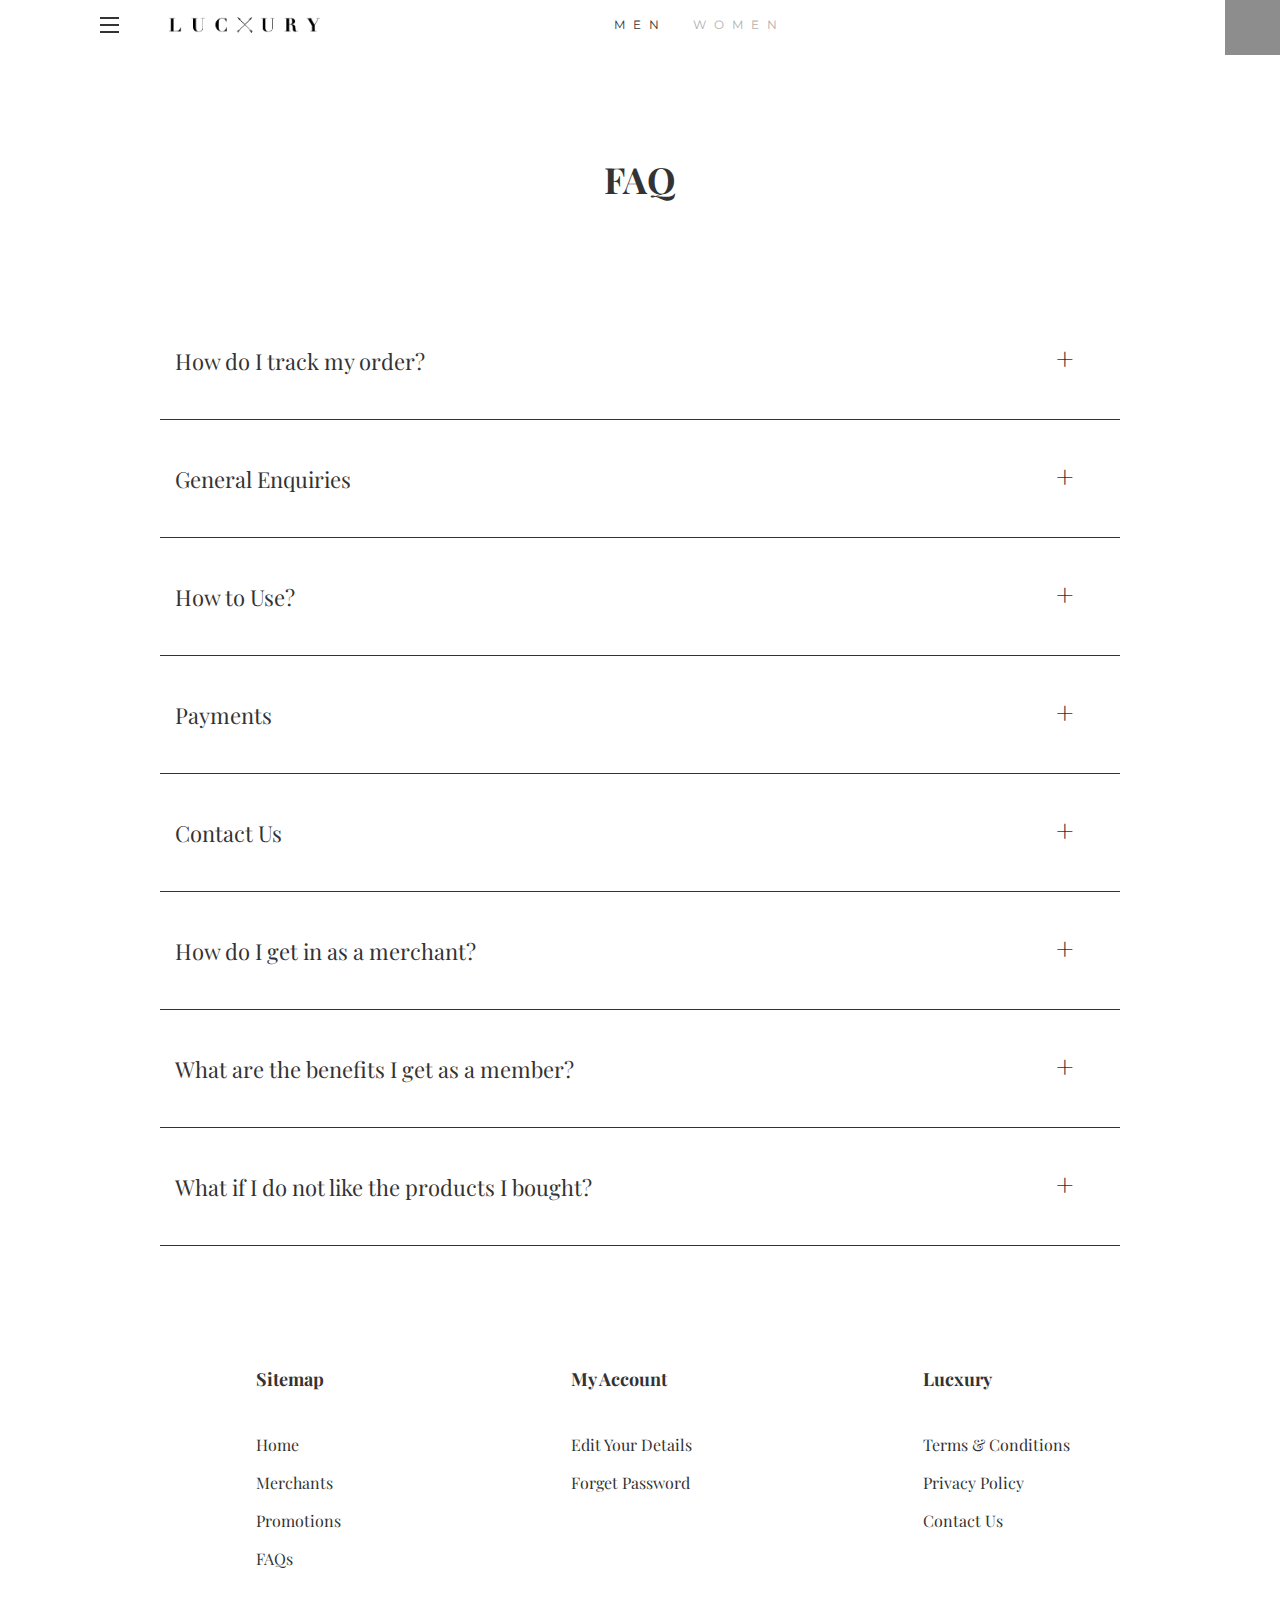
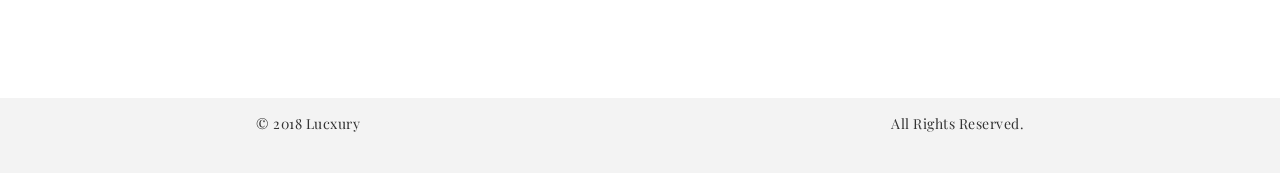
<file: faq.html>
<!doctype html>

    <head>
        <meta charset="utf-8">
        <meta http-equiv="X-UA-Compatible" content="IE=edge,chrome=1">
        <meta name="viewport" content="width=device-width, initial-scale=1">
        <title>Lucxury</title>
        <meta name="description" content="Welcome to Lucxury.">
        <link href="https://fonts.googleapis.com/css?family=Montserrat:300|Playfair+Display:400,700" rel="stylesheet">
        <link rel="stylesheet" href="https://use.fontawesome.com/releases/v5.1.0/css/all.css" integrity="sha384-lKuwvrZot6UHsBSfcMvOkWwlCMgc0TaWr+30HWe3a4ltaBwTZhyTEggF5tJv8tbt" crossorigin="anonymous">
        <link rel="stylesheet" href="css/owl.carousel.min.css">
        <link rel="stylesheet" href="css/owl.theme.default.min.css">
        <link rel="stylesheet" href="css/main.css">
        <link rel="stylesheet" href="css/accordion.css">
        <link rel="stylesheet" href="css/animate.min.css">
        <link rel="stylesheet" href="css/animate.css">

        
        <link rel="stylesheet" href="css/aos.css">
        
        <script type="text/javascript" src="js/jquery.js"></script>
        <script type="text/javascript" src="js/jquery-scrollto.js"></script>
        <script src="js/owl.carousel.min.js"></script>

    </head>

    <body>

        <!-- start of navigation bar  -->

        <!-- <div class="hamburger-menu nav-left visible-xs">
            <div class="button" id="btn">
                <div class="top bar"></div>
                <div class="middle bar"></div>
                <div class="bottom bar"></div>
            </div>
        </div> -->

        <!-- only put content into main tag -->

        <main>
            <nav id="navigation-bar">
                <div class="hamburger-menu nav-left hidden-xs">
                    <div class="button" id="btn">
                        <div class="top bar"></div>
                        <div class="middle bar"></div>
                        <div class="bottom bar"></div>
                    </div>
                </div>

            <div id="logo"><a href="index.html"><img id="logo-img" src="img/logo-black.png"></a></div>

            <div id="men-women">
                <a href="#" class="cat-active">men</a>
                <a href="#">women</a>
            </div>

            <div class="user-id user-nav">
                <i class="fas fa-user"></i><a href="#">Hello, Adeline Lui</a>
            </div>
            

            <button id="search-bar" onclick="openSearch()"><i class="fas fa-search"></i></button>

            <div id="myOverlay" class="overlay">

                <span class="closebtn" onclick="closeSearch()" title="Close Overlay">
                    <span class="stroke left"></span>
                    <span class="stroke right"></span>
                </span>

                <div class="overlay-content" method="post">
                    <form action="product_page.php">
                        <input name="search_item" type="text" placeholder="Search for products..." name="search">
                        <button type="submit"><i class="fa fa-search"></i></button>
                    </form>
                </div>

            </div>
                
            </nav>

            <div class="container accordion-container container-header">
                <h2>FAQ</h2>
                <div class="half">
                    <div class="tab">
                        <input id="tab-one" type="checkbox" name="tabs">
                        <label for="tab-one">How do I track my order?</label>
                        <div class="tab-content">
                            <p>Lorem ipsum dolor sit amet, consectetur adipisicing elit. Tenetur, architecto, explicabo perferendis nostrum, maxime impedit atque odit sunt pariatur illo obcaecati soluta molestias iure facere dolorum adipisci eum? Saepe, itaque.</p>
                        </div>
                    </div>

                    <div class="tab">
                        <input id="tab-two" type="checkbox" name="tabs">
                        <label for="tab-two">General Enquiries</label>
                        <div class="tab-content">
                            <p>Lorem ipsum dolor sit amet, consectetur adipisicing elit. Tenetur, architecto, explicabo perferendis nostrum, maxime impedit atque odit sunt pariatur illo obcaecati soluta molestias iure facere dolorum adipisci eum? Saepe, itaque.</p>
                        </div>
                    </div>

                    <div class="tab">
                        <input id="tab-three" type="checkbox" name="tabs">
                        <label for="tab-three">How to Use?</label>
                        <div class="tab-content">
                            <p>Lorem ipsum dolor sit amet, consectetur adipisicing elit. Tenetur, architecto, explicabo perferendis nostrum, maxime impedit atque odit sunt pariatur illo obcaecati soluta molestias iure facere dolorum adipisci eum? Saepe, itaque.</p>
                        </div>
                    </div>

                    <div class="tab">
                        <input id="tab-four" type="checkbox" name="tabs">
                        <label for="tab-four">Payments</label>
                        <div class="tab-content">
                            <p>Lorem ipsum dolor sit amet, consectetur adipisicing elit. Tenetur, architecto, explicabo perferendis nostrum, maxime impedit atque odit sunt pariatur illo obcaecati soluta molestias iure facere dolorum adipisci eum? Saepe, itaque.</p>
                        </div>
                    </div>

                    <div class="tab">
                        <input id="tab-five" type="checkbox" name="tabs">
                        <label for="tab-five">Contact Us</label>
                        <div class="tab-content">
                            <p>Lorem ipsum dolor sit amet, consectetur adipisicing elit. Tenetur, architecto, explicabo perferendis nostrum, maxime impedit atque odit sunt pariatur illo obcaecati soluta molestias iure facere dolorum adipisci eum? Saepe, itaque.</p>
                        </div>
                    </div>

                    <div class="tab">
                        <input id="tab-six" type="checkbox" name="tabs">
                        <label for="tab-six">How do I get in as a merchant?</label>
                        <div class="tab-content">
                            <p>Lorem ipsum dolor sit amet, consectetur adipisicing elit. Tenetur, architecto, explicabo perferendis nostrum, maxime impedit atque odit sunt pariatur illo obcaecati soluta molestias iure facere dolorum adipisci eum? Saepe, itaque.</p>
                        </div>
                    </div>

                    <div class="tab">
                        <input id="tab-seven" type="checkbox" name="tabs">
                        <label for="tab-seven">What are the benefits  I get as a member?</label>
                        <div class="tab-content">
                            <p>Lorem ipsum dolor sit amet, consectetur adipisicing elit. Tenetur, architecto, explicabo perferendis nostrum, maxime impedit atque odit sunt pariatur illo obcaecati soluta molestias iure facere dolorum adipisci eum? Saepe, itaque.</p>
                        </div>
                    </div>

                    <div class="tab">
                        <input id="tab-eight" type="checkbox" name="tabs">
                        <label for="tab-eight">What if I do not like the products I bought?</label>
                        <div class="tab-content">
                            <p>Lorem ipsum dolor sit amet, consectetur adipisicing elit. Tenetur, architecto, explicabo perferendis nostrum, maxime impedit atque odit sunt pariatur illo obcaecati soluta molestias iure facere dolorum adipisci eum? Saepe, itaque.</p>
                        </div>
                    </div>
                </div>
            </div>

            <div class="container footer">
                <div class="footer-item sitemap">
                    <h5>Sitemap</h5>
                    <div class="footer-subitem">
                        <a href="index.html">Home</a><br/>
                        <a href="#">Merchants</a><br/>
                        <a href="promotions.html">Promotions</a><br/>
                        <a href="#">FAQs</a><br/>
                    </div>
                </div>
                <div class="footer-item my-account">
                    <h5>My Account</h5>
                    <div class="footer-subitem">
                        <a href="edit-profile.html">Edit Your Details</a><br/>
                        <a href="#">Forget Password</a><br/>
                    </div>
                </div>
                <div class="footer-item lucxury">
                    <h5>Lucxury</h5>
                    <div class="footer-subitem">
                        <a href="#">Terms & Conditions</a><br/>
                        <a href="#">Privacy Policy</a><br/>
                        <a href="#">Contact Us</a><br/>
                    </div>
                </div>
                <div class="footer-item find-us">
                    <h5>Find Us</h5>
                    <div class="footer-subitem">
                        <a href="https://www.facebook.com/lucxuryglobal" target="_blank"><i class="fab fa-facebook-square"></i></a>
                        <a href="https://www.instagram.com/lucxuryglobal/" target="_blank"><i class="fab fa-instagram"></i></a>
                        <a href="https://www.youtube.com/channel/UCeGiwGkYZ9p8kxj8YwN4fIw?view_as=subscriber" target="_blank"><i class="fab fa-twitter"></i></a>
                        <a href="https://twitter.com/lucxuryglobal" target="_blank"><i class="fab fa-youtube"></i></a>
                    </div>
                </div>
            </div>

            <div class="container footer-credits">
                <p id="credits-left">© 2018 Lucxury</p>
                <p id="credits-right">All Rights Reserved.</p>
            </div>


        </main>

        <!-- end of main tag = end of content  -->

        <div class="sidebar">

            <div class="sidebar-item user-id"><i class="fas fa-user"></i><a href="#">Hello, Adeline Lui</a></div>

            <div class="sidebar-item category cat-selector"><a href="#">Men</a><a href="#">Women</a></div>

            <ul class="sidebar-list">
                <li class="sidebar-item"><a href="https://lucxury.com/lucxury_wp/" class="sidebar-anchor">News / Media</a></li>
                <li class="sidebar-item"><a href="promotions.html" class="sidebar-anchor">Promotions</a></li>
                <li class="sidebar-item"><a href="#" class="sidebar-anchor">FAQs</a></li>
                <li class="sidebar-item"><a href="edit-profile.html" class="sidebar-anchor">Edit profile</a></li>
            </ul>


            <div class="sidebar-item logout-btn"><a href="#">Logout</a></div>

        </div>

        <script>
            $(document).ready(function() {

                  function toggleSidebar() {
                        $(".button").toggleClass("active");
                        $("main").toggleClass("move-to-right");
                        $(".sidebar-item").toggleClass("active");
                  }

                  $(".button").on("click tap", function() {
                        toggleSidebar();
                  });

                  $(document).keyup(function(e) {
                        if (e.keyCode === 27) {
                             toggleSidebar();
                    }
                  });

            });


        </script>
        <script>
            function openSearch() {
              $("#myOverlay").fadeIn(500).css("display","block");
            }

            // Close the full screen search box 
            function closeSearch() {
              $("#myOverlay").fadeOut(500);
            }
        </script>

        <script src="js/aos.js"></script>
        <script>
         AOS.init();
       </script>
        
        
    </body>
</html>
</file>
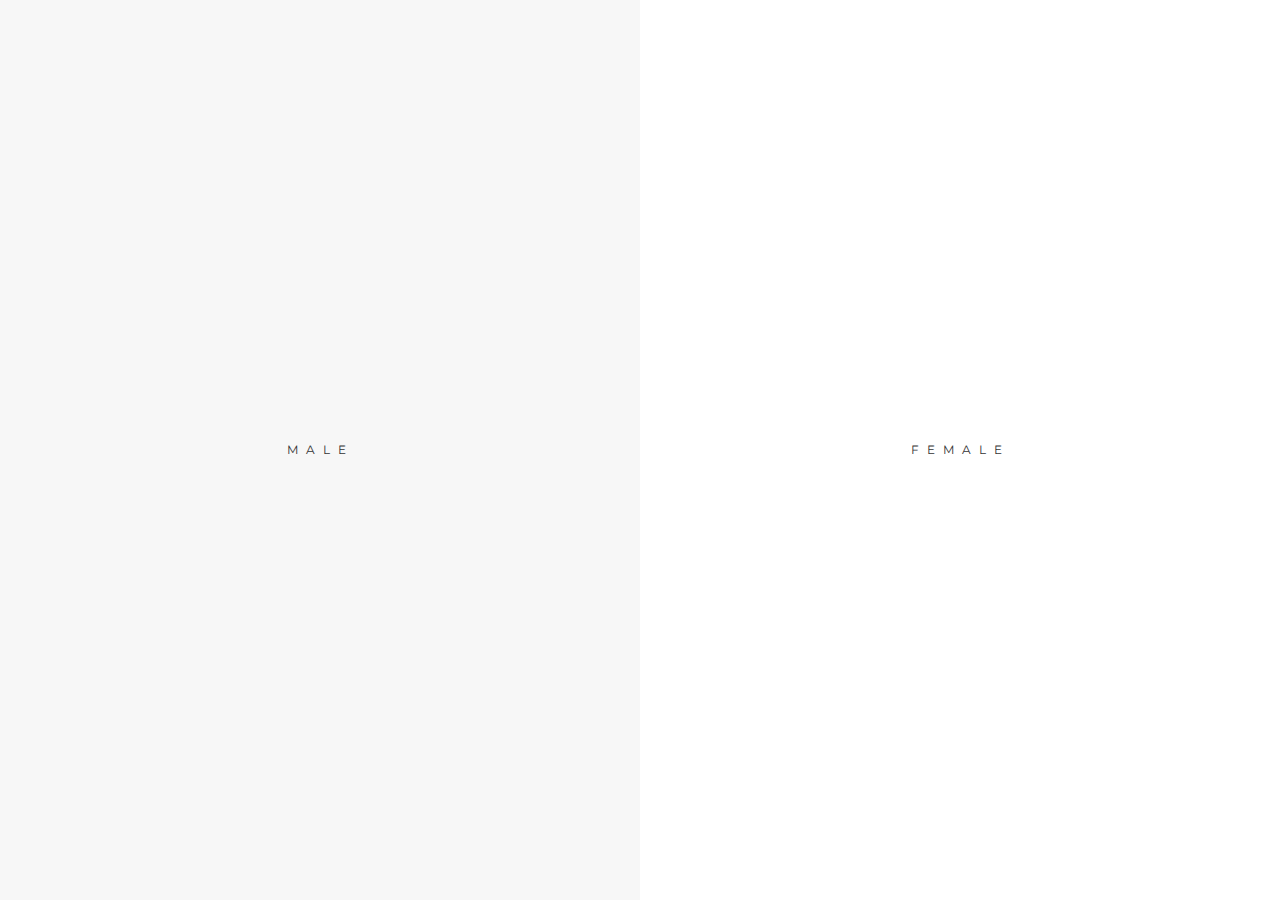
<file: gender.html>
<!doctype html>

    <head>
        <meta charset="utf-8">
        <meta http-equiv="X-UA-Compatible" content="IE=edge,chrome=1">
        <meta name="viewport" content="width=device-width, initial-scale=1">
        <title>Lucxury</title>
        <meta name="description" content="Welcome to Lucxury.">
        <link href="https://fonts.googleapis.com/css?family=Montserrat:300|Playfair+Display:400,700" rel="stylesheet">
        <link rel="stylesheet" href="https://use.fontawesome.com/releases/v5.1.0/css/all.css" integrity="sha384-lKuwvrZot6UHsBSfcMvOkWwlCMgc0TaWr+30HWe3a4ltaBwTZhyTEggF5tJv8tbt" crossorigin="anonymous">
        <link rel="stylesheet" href="css/main.css">
        <link rel="stylesheet" href="css/forms.css">
        <link rel="stylesheet" href="css/modal.css">
        <link rel="stylesheet" href="css/animate.min.css">
        <link rel="stylesheet" href="css/animate.css">


        
        <link rel="stylesheet" href="css/aos.css">
        
        <script type="text/javascript" src="js/jquery.js"></script>
        <script type="text/javascript" src="js/jquery-scrollto.js"></script>
        <script src="js/owl.carousel.min.js"></script>

    </head>

    <body>

        <!-- start of navigation bar  -->

        <!-- <div class="hamburger-menu nav-left visible-xs">
            <div class="button" id="btn">
                <div class="top bar"></div>
                <div class="middle bar"></div>
                <div class="bottom bar"></div>
            </div>
        </div> -->

        <!-- only put content into main tag -->

        <main>
            <div class="container gender-container">
                <a href="index.html"><div class="split male"><p>male</p></div></a>
                <a href="#"><div class="split female"><p>female</p></div></a>
            </div>
        </main>

        <script>
        // Get the modal
          var modal = document.getElementById("modalForget");

          // Get the button that opens the modal
          var btn = document.getElementById("forget-btn");

          // Get the <span> element that closes the modal
          var span = document.getElementById("close-modal");

          // When the user clicks on the button, open the modal 
          btn.onclick = function() {
                modal.style.display = "block";
          }

          // When the user clicks on <span> (x), close the modal
          span.onclick = function() {
              modal.style.display = "none";
          }

          // When the user clicks anywhere outside of the modal, close it
          window.onclick = function(event) {
              if (event.target == modal) {
                  modal.style.display = "none";
              }
          }
          

        </script>

        <!-- end of main tag = end of content  -->     
        
    </body>
</html>
</file>
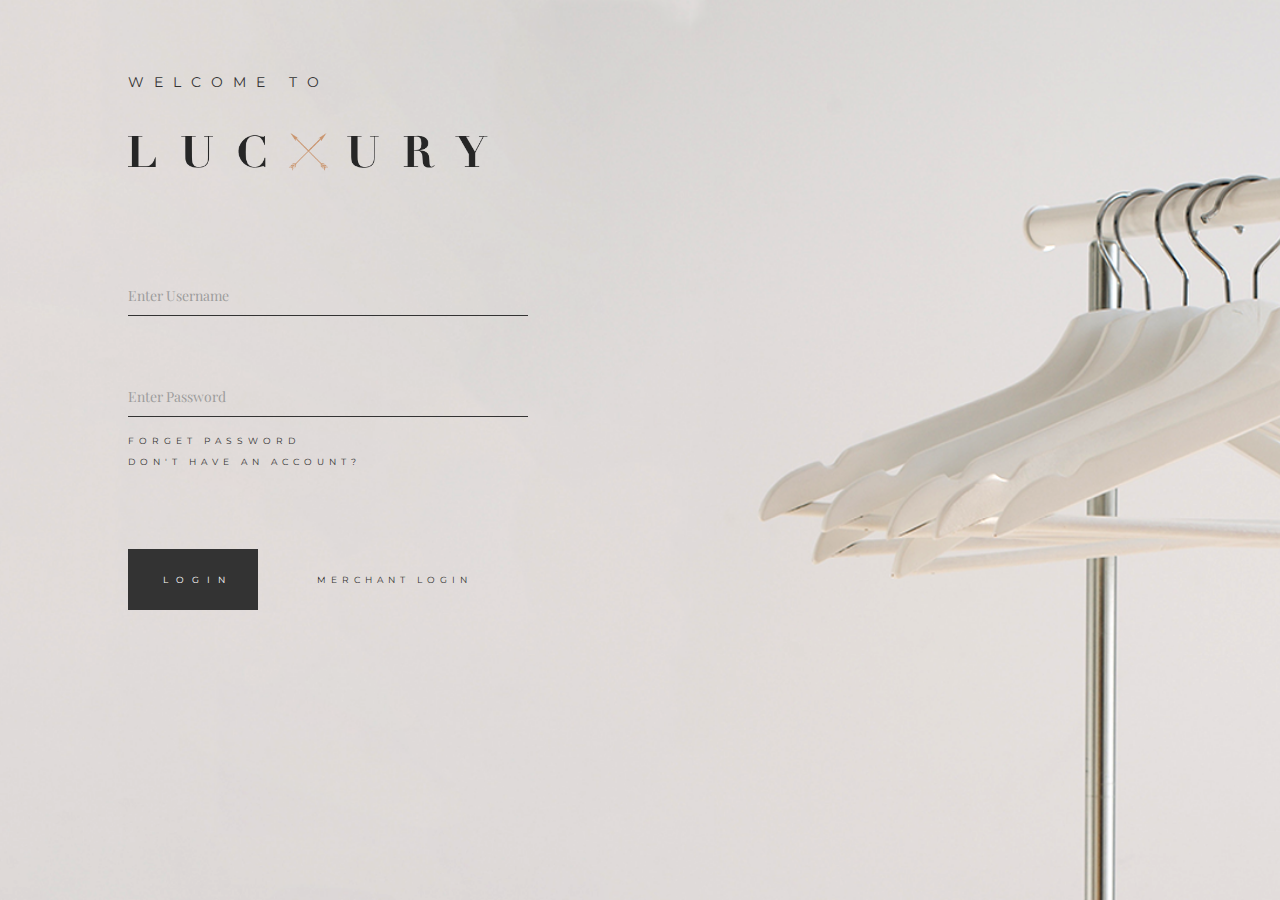
<file: login.html>
<!doctype html>

    <head>
        <meta charset="utf-8">
        <meta http-equiv="X-UA-Compatible" content="IE=edge,chrome=1">
        <meta name="viewport" content="width=device-width, initial-scale=1">
        <title>Lucxury – Login</title>
        <meta name="description" content="Welcome to Lucxury.">
        <link href="https://fonts.googleapis.com/css?family=Montserrat:300|Playfair+Display:400,700" rel="stylesheet">
        <link rel="stylesheet" href="https://use.fontawesome.com/releases/v5.1.0/css/all.css" integrity="sha384-lKuwvrZot6UHsBSfcMvOkWwlCMgc0TaWr+30HWe3a4ltaBwTZhyTEggF5tJv8tbt" crossorigin="anonymous">
        <link rel="stylesheet" href="css/main.css">
        <link rel="stylesheet" href="css/forms.css">
        <link rel="stylesheet" href="css/modal.css">
        <link rel="stylesheet" href="css/animate.min.css">
        <link rel="stylesheet" href="css/animate.css">


        
        <link rel="stylesheet" href="css/aos.css">
        
        <script type="text/javascript" src="js/jquery.js"></script>
        <script type="text/javascript" src="js/jquery-scrollto.js"></script>
        <script src="js/owl.carousel.min.js"></script>

    </head>

    <body>

        <!-- start of navigation bar  -->

        <!-- <div class="hamburger-menu nav-left visible-xs">
            <div class="button" id="btn">
                <div class="top bar"></div>
                <div class="middle bar"></div>
                <div class="bottom bar"></div>
            </div>
        </div> -->

        <!-- only put content into main tag -->

        <main>
            <div class="container login-container">
                <p>Welcome to</p>
                <img src="img/logo-colour.png">

                <form action="#" class="login-form">
                    <div class="login">
                        <!-- <label for="fname">Username</label> -->
                        <input type="text" id="fname" name="userid" placeholder="Enter Username">
                        <!-- <label for="lname">Password</label> -->
                        <input class="login-form-padding-top" type="password" id="lname" name="psw" placeholder="Enter Password">
                    </div>

                    <div class="login-options">
                        <div id="forget-btn"><a href="javascript:void(0);">forget password</a></div>
                        <a href="#" class="options-light">don't have an account?</a>
                    </div>

                    <div class="login-btn-container">
                        <button class="login-btn"><a href="#">Login <i class="fas fa-chevron-right"></i></a></button>
                        <a href="#" id="merchant-btn">merchant login <i class="fas fa-chevron-right"></i></a>
                    </div>
                </form>

                <div class="login-links">
                    <a href="https://www.facebook.com/lucxuryglobal" target="_blank"><i class="fab fa-facebook-square"></i></a>
                    <a href="https://www.instagram.com/lucxuryglobal/" target="_blank"><i class="fab fa-instagram"></i></a>
                    <a href="https://www.youtube.com/channel/UCeGiwGkYZ9p8kxj8YwN4fIw?view_as=subscriber" target="_blank"><i class="fab fa-twitter"></i></a>
                    <a href="https://twitter.com/lucxuryglobal" target="_blank"><i class="fab fa-youtube"></i></a>
                </div>

                
            </div>


            <div id="modalForget" class="modal">
                <div class="modal-content">
                    <div class="modal-header">
                        <span class="close" id="close-modal">&times;</span>
                        <h2>Forgot your password?</h2>
                        <p>Don’t worry. We’re here to help.</p>
                    </div>
                    <div class="modal-body">
                        <form action="#" class="forget-form">
                            <div class="forget">
                                <label for="fname">Email</label>
                                <input type="email" id="fname" name="email" placeholder="Enter Email">

                                <label for="fname">Username</label>
                                <input type="text" id="fname" name="userid" placeholder="Enter Username">
                            </div>

                            <div class="forget-modal-btn-container">
                                <button class="line-btn forget-modal-btn"><a href="categories.html">Submit <i class="fas fa-chevron-right"></i></a></button>
                            </div>
                        </form>

                    </div>
                </div>
            </div>
        </main>

        <script>
        // Get the modal
          var modal = document.getElementById("modalForget");

          // Get the button that opens the modal
          var btn = document.getElementById("forget-btn");

          // Get the <span> element that closes the modal
          var span = document.getElementById("close-modal");

          // When the user clicks on the button, open the modal 
          btn.onclick = function() {
                modal.style.display = "block";
          }

          // When the user clicks on <span> (x), close the modal
          span.onclick = function() {
              modal.style.display = "none";
          }

          // When the user clicks anywhere outside of the modal, close it
          window.onclick = function(event) {
              if (event.target == modal) {
                  modal.style.display = "none";
              }
          }
          

        </script>

        <!-- end of main tag = end of content  -->     
        
    </body>
</html>
</file>
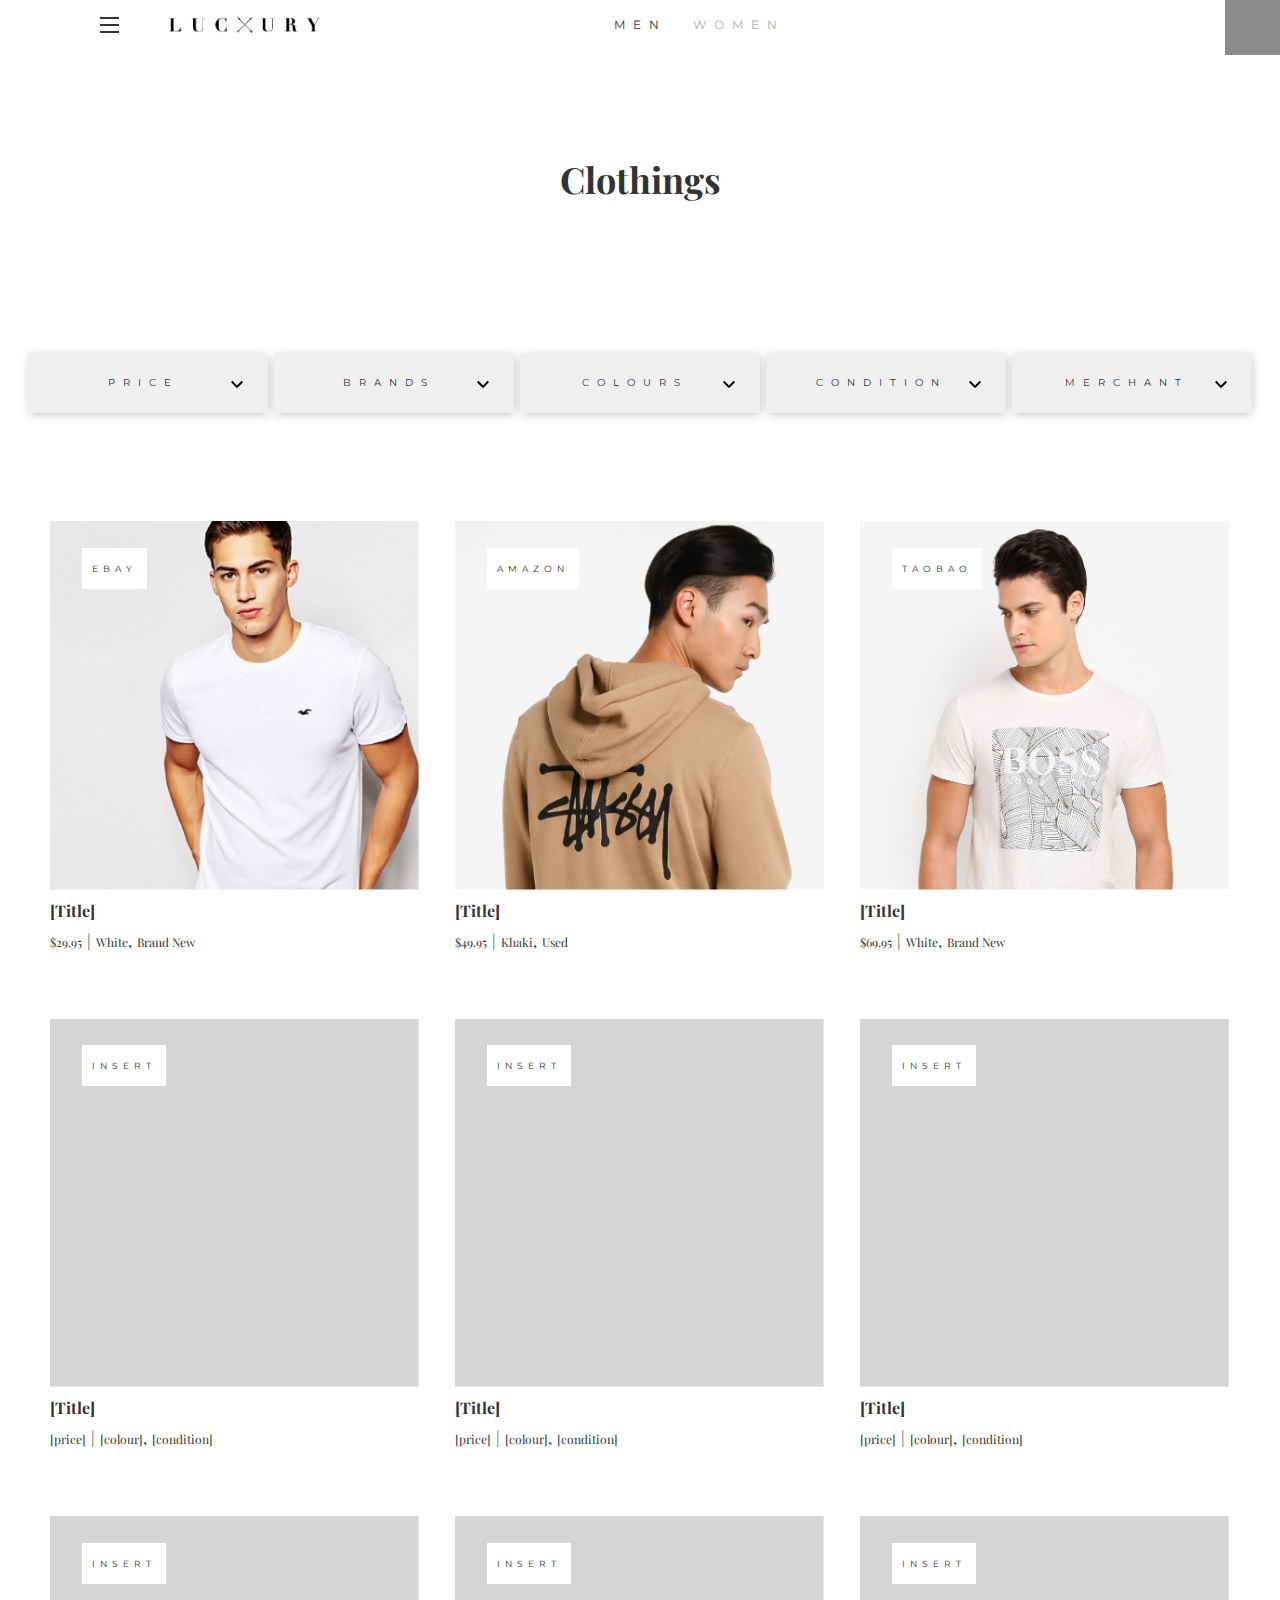
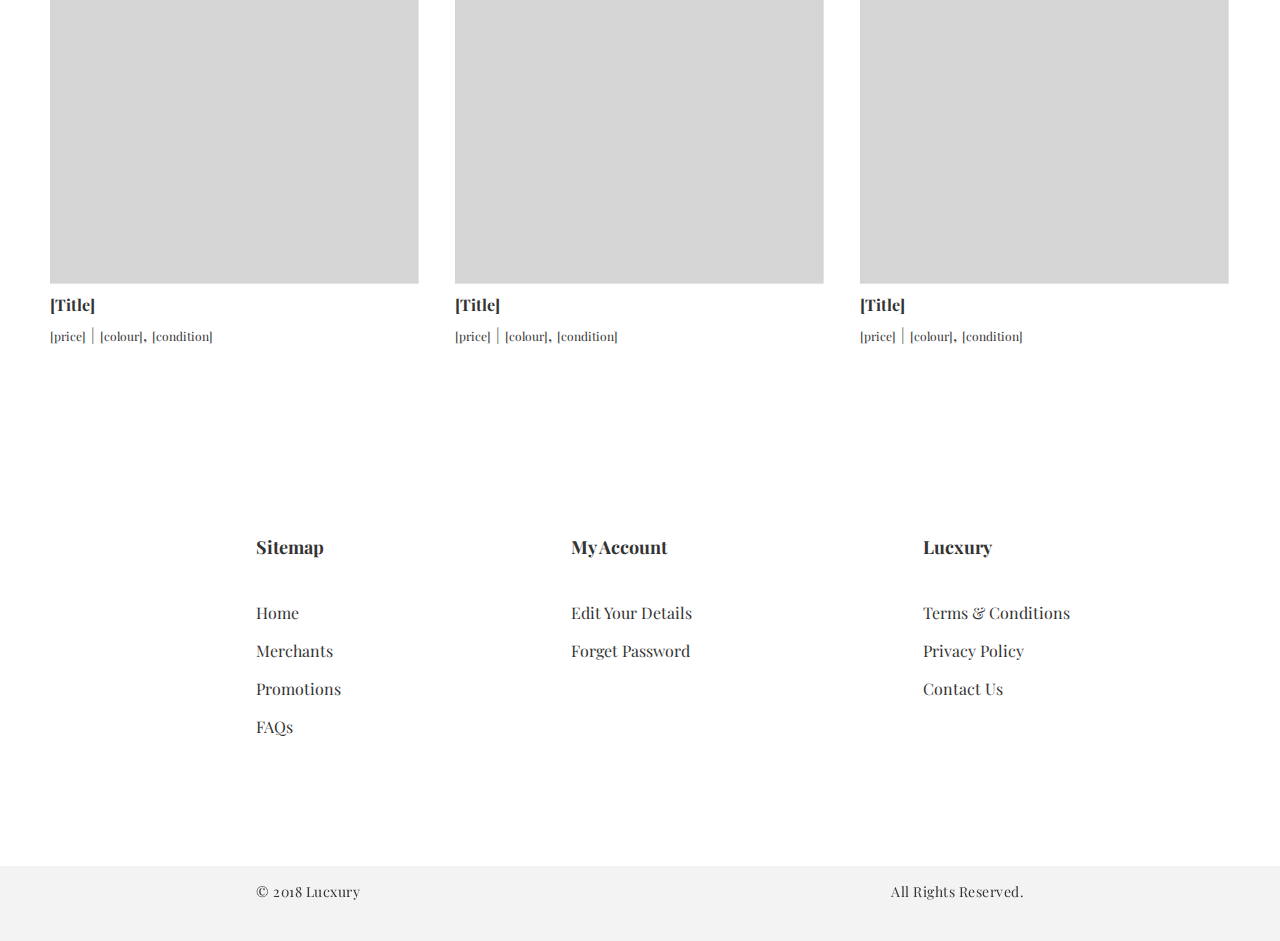
<file: products.html>
<!doctype html>

    <head>
        <meta charset="utf-8">
        <meta http-equiv="X-UA-Compatible" content="IE=edge,chrome=1">
        <meta name="viewport" content="width=device-width, initial-scale=1">
        <title>Lucxury</title>
        <meta name="description" content="Welcome to Lucxury.">
        <link href="https://fonts.googleapis.com/css?family=Montserrat:300|Playfair+Display:400,700" rel="stylesheet">
        <link rel="stylesheet" href="https://use.fontawesome.com/releases/v5.1.0/css/all.css" integrity="sha384-lKuwvrZot6UHsBSfcMvOkWwlCMgc0TaWr+30HWe3a4ltaBwTZhyTEggF5tJv8tbt" crossorigin="anonymous">
        <link rel="stylesheet" href="css/main.css">
        <script src="js/selector.js"></script>
        <link rel="stylesheet" href="css/accordion-product.css">
        <link rel="stylesheet" href="css/animate.min.css">
        <link rel="stylesheet" href="css/animate.css">
        <link rel="stylesheet" href="css/selector.css">
        <!-- <link rel="stylesheet" href="css/selector-mobile.css"> -->

        
        <link rel="stylesheet" href="css/aos.css">
        
        <script type="text/javascript" src="js/jquery.js"></script>
        <script type="text/javascript" src="js/jquery-scrollto.js"></script>
    </head>

    <body>

        <!-- start of navigation bar  -->

        <!-- <div class="hamburger-menu nav-left visible-xs">
            <div class="button" id="btn">
                <div class="top bar"></div>
                <div class="middle bar"></div>
                <div class="bottom bar"></div>
            </div>
        </div> -->

        <!-- only put content into main tag -->

        <main>
            <nav id="navigation-bar">
                <div class="hamburger-menu nav-left hidden-xs">
                    <div class="button" id="btn">
                        <div class="top bar"></div>
                        <div class="middle bar"></div>
                        <div class="bottom bar"></div>
                    </div>
                </div>

            <div id="logo"><a href="index.html"><img id="logo-img" src="img/logo-black.png"></a></div>

            <div id="men-women">
                <a href="#" class="cat-active">men</a>
                <a href="#">women</a>
            </div>

            <div class="user-id user-nav">
                <i class="fas fa-user"></i><a href="#">Hello, Adeline Lui</a>
            </div>
            

            <button id="search-bar" onclick="openSearch()"><i class="fas fa-search"></i></button>

            <div id="myOverlay" class="overlay">

                <span class="closebtn" onclick="closeSearch()" title="Close Overlay">
                    <span class="stroke left"></span>
                    <span class="stroke right"></span>
                </span>

                <div class="overlay-content" method="post">
                    <form action="product_page.php">
                        <input name="search_item" type="text" placeholder="Search for products..." name="search">
                        <button type="submit"><i class="fa fa-search"></i></button>
                    </form>
                </div>

            </div>
                
            </nav>

            <!-- start of content  -->

            <div class="container product-container container-header">
                <h2>Clothings</h2>

                    <div class="selector-container">

                        <div class="product-selector">
                                <!-- Custom select structure --> 
                            <div class="select_mate" data-mate-select="active" >
                                <select name="" onclick="return false;" id="">
                                    <option value="0" data-filter="*">Price</option>
                                    <option value=".metal" data-filter=".metal">High - Low</option>
                                    <option value=".transition" data-filter=".transition">Low - High</option>
                                </select>
                            
                                <p class="selecionado_opcion"  onclick="open_select(this)" ></p><span onclick="open_select(this)" class="icon_select_mate" ><svg fill="#000000" height="24" viewBox="0 0 24 24" width="24" xmlns="http://www.w3.org/2000/svg">
                                <path d="M7.41 7.84L12 12.42l4.59-4.58L18 9.25l-6 6-6-6z"/>
                                <path d="M0-.75h24v24H0z" fill="none"/>
                                </svg></span>

                                <div class="cont_list_select_mate">

                                <ul class="cont_select_int"> </ul> 
                                </div>

                            </div>
                        </div>

                        <div class="product-selector">
                                <!-- Custom select structure --> 
                                <div class="select_mate" data-mate-select="active" >
                                    <select name="" onclick="return false;" id="">
                                        <option value="0">Brands</option>
                                        <option value="1">Hollister</option>
                                        <option value="2" >a&f</option>
                                        <option value="3" >BOSS</option>
                                    </select>
                                
                                    <p class="selecionado_opcion"  onclick="open_select(this)" ></p><span onclick="open_select(this)" class="icon_select_mate" ><svg fill="#000000" height="24" viewBox="0 0 24 24" width="24" xmlns="http://www.w3.org/2000/svg">
                                    <path d="M7.41 7.84L12 12.42l4.59-4.58L18 9.25l-6 6-6-6z"/>
                                    <path d="M0-.75h24v24H0z" fill="none"/>
                                    </svg></span>

                                    <div class="cont_list_select_mate">

                                <ul class="cont_select_int"> </ul> 
                                </div>

                            </div>
                        </div>
                        <div class="product-selector">
                                <!-- Custom select structure --> 
                                <div class="select_mate" data-mate-select="active" >
                                    <select name="" onclick="return false;" id="">
                                        <option value="0">Colours</option>
                                        <option value="1">Black</option>
                                        <option value="2" >White</option>
                                        <option value="3" >Grey</option>
                                    </select>
                                
                                    <p class="selecionado_opcion"  onclick="open_select(this)" ></p><span onclick="open_select(this)" class="icon_select_mate" ><svg fill="#000000" height="24" viewBox="0 0 24 24" width="24" xmlns="http://www.w3.org/2000/svg">
                                    <path d="M7.41 7.84L12 12.42l4.59-4.58L18 9.25l-6 6-6-6z"/>
                                    <path d="M0-.75h24v24H0z" fill="none"/>
                                    </svg></span>

                                    <div class="cont_list_select_mate">

                                <ul class="cont_select_int"> </ul> 
                                </div>

                            </div>
                        </div>
                        <div class="product-selector">
                                <!-- Custom select structure --> 
                                <div class="select_mate" data-mate-select="active" >
                                    <select name="" onclick="return false;" id="">
                                        <option value="0">Condition</option>
                                        <option value="1">Brand New</option>
                                        <option value="2" >Used</option>
                                    </select>
                                
                                    <p class="selecionado_opcion"  onclick="open_select(this)" ></p><span onclick="open_select(this)" class="icon_select_mate" ><svg fill="#000000" height="24" viewBox="0 0 24 24" width="24" xmlns="http://www.w3.org/2000/svg">
                                    <path d="M7.41 7.84L12 12.42l4.59-4.58L18 9.25l-6 6-6-6z"/>
                                    <path d="M0-.75h24v24H0z" fill="none"/>
                                    </svg></span>

                                   <div class="cont_list_select_mate">

                                <ul class="cont_select_int"> </ul> 
                                </div>

                            </div>
                        </div>
                        <div class="product-selector">
                                <!-- Custom select structure --> 
                                <div class="select_mate" data-mate-select="active" >
                                    <select name="" onclick="return false;" id="">
                                        <option value="0">Merchant</option>
                                        <option value="1">eBay</option>
                                        <option value="2" >Amazon</option>
                                    </select>
                                
                                    <p class="selecionado_opcion"  onclick="open_select(this)" ></p><span onclick="open_select(this)" class="icon_select_mate" ><svg fill="#000000" height="24" viewBox="0 0 24 24" width="24" xmlns="http://www.w3.org/2000/svg">
                                    <path d="M7.41 7.84L12 12.42l4.59-4.58L18 9.25l-6 6-6-6z"/>
                                    <path d="M0-.75h24v24H0z" fill="none"/>
                                    </svg></span>

                                    <div class="cont_list_select_mate">

                                <ul class="cont_select_int"> </ul> 
                                </div>

                            </div>
                        </div>      
                    </div>


                    <div class="mobile-selector">
                    	<div class="half">
		                    <div class="tab">
		                        <input id="tab-one" type="checkbox" name="tabs">
		                        <label for="tab-one">Filter</label>
		                        <div class="tab-content">
		                            <div class="drop-down">
		                                <select name="" onclick="return false;" id="">
		                                    <option value="0" data-filter="*">Price</option>
		                                    <option value=".metal" data-filter=".metal">High - Low</option>
		                                    <option value=".transition" data-filter=".transition">Low - High</option>
		                                </select>
				                            
	                                    <select name="" onclick="return false;" id="">
	                                        <option value="0">Brands</option>
	                                        <option value="1">Hollister</option>
	                                        <option value="2" >a&f</option>
	                                        <option value="3" >BOSS</option>
	                                    </select>
				                                
	                                    <select name="" onclick="return false;" id="">
	                                        <option value="0">Colours</option>
	                                        <option value="1">Black</option>
	                                        <option value="2" >White</option>
	                                        <option value="3" >Grey</option>
	                                    </select>
				                                
				                                    
	                                    <select name="" onclick="return false;" id="">
	                                        <option value="0">Condition</option>
	                                        <option value="1">Brand New</option>
	                                        <option value="2" >Used</option>
	                                    </select>
				                                
				                                
	                                    <select name="" onclick="return false;" id="">
	                                        <option value="0">Merchant</option>
	                                        <option value="1">eBay</option>
	                                        <option value="2" >Amazon</option>
	                                    </select>
				                    </div>       

		                        </div>
		                    </div>
		                </div>
                    </div>



	                <div class="product-card-container">
		                <div class="product-card">
		                    <div class="product-img">
		                    	<div class="product-merchant">ebay</div>
		                        <img src="img/product1.png">
		                    </div>
		                    <div class="product-des">
		                        <h3>[Title]</h3>
		                        <span id="product-price">$29.95</span>|<span id="product-colour">White</span>,<span id=product-condition>Brand New</span>
		                    </div>
		                </div>

		                <div class="product-card">
		                    <div class="product-img">
		                    	<div class="product-merchant">amazon</div>
		                        <img src="img/product2.png">
		                    </div>
		                    <div class="product-des">
		                        <h3>[Title]</h3>
		                        <span id="product-price">$49.95</span>|<span id="product-colour">Khaki</span>,<span id=product-condition>Used</span>
		                    </div>
		                </div>

		                <div class="product-card">
		                    <div class="product-img">
		                    	<div class="product-merchant">taobao</div>
		                        <img src="img/product3.png">
		                    </div>
		                    <div class="product-des">
		                        <h3>[Title]</h3>
		                        <span id="product-price">$69.95</span>|<span id="product-colour">White</span>,<span id=product-condition>Brand New</span>
		                    </div>
		                </div>

		                <div class="product-card">
		                    <div class="product-img">
		                    	<div class="product-merchant">insert</div>
		                        <img src="img/product4.png">
		                    </div>
		                    <div class="product-des">
		                        <h3>[Title]</h3>
		                        <span id="product-price">[price]</span>|<span id="product-colour">[colour]</span>,<span id=product-condition>[condition]</span>
		                    </div>
		                </div>

		                <div class="product-card">
		                    <div class="product-img">
		                    	<div class="product-merchant">insert</div>
		                        <img src="img/product4.png">
		                    </div>
		                    <div class="product-des">
		                        <h3>[Title]</h3>
		                        <span id="product-price">[price]</span>|<span id="product-colour">[colour]</span>,<span id=product-condition>[condition]</span>
		                    </div>
		                </div>

		                <div class="product-card">
		                    <div class="product-img">
		                    	<div class="product-merchant">insert</div>
		                        <img src="img/product4.png">
		                    </div>
		                    <div class="product-des">
		                        <h3>[Title]</h3>
		                        <span id="product-price">[price]</span>|<span id="product-colour">[colour]</span>,<span id=product-condition>[condition]</span>
		                    </div>
		                </div>

		                <div class="product-card">
		                    <div class="product-img">
		                    	<div class="product-merchant">insert</div>
		                        <img src="img/product4.png">
		                    </div>
		                    <div class="product-des">
		                        <h3>[Title]</h3>
		                        <span id="product-price">[price]</span>|<span id="product-colour">[colour]</span>,<span id=product-condition>[condition]</span>
		                    </div>
		                </div>

		                <div class="product-card">
		                    <div class="product-img">
		                    	<div class="product-merchant">insert</div>
		                        <img src="img/product4.png">
		                    </div>
		                    <div class="product-des">
		                        <h3>[Title]</h3>
		                        <span id="product-price">[price]</span>|<span id="product-colour">[colour]</span>,<span id=product-condition>[condition]</span>
		                    </div>
		                </div>

		                <div class="product-card">
		                    <div class="product-img">
		                    	<div class="product-merchant">insert</div>
		                        <img src="img/product4.png">
		                    </div>
		                    <div class="product-des">
		                        <h3>[Title]</h3>
		                        <span id="product-price">[price]</span>|<span id="product-colour">[colour]</span>,<span id=product-condition>[condition]</span>
		                    </div>
		                </div>

		            </div>
        	</div>

            <!-- end of content  -->


            <div class="container footer">
                <div class="footer-item sitemap">
                    <h5>Sitemap</h5>
                    <div class="footer-subitem">
                        <a href="#">Home</a><br/>
                        <a href="#">Merchants</a><br/>
                        <a href="#">Promotions</a><br/>
                        <a href="#">FAQs</a><br/>
                    </div>
                </div>
                <div class="footer-item my-account">
                    <h5>My Account</h5>
                    <div class="footer-subitem">
                        <a href="#">Edit Your Details</a><br/>
                        <a href="#">Forget Password</a><br/>
                    </div>
                </div>
                <div class="footer-item lucxury">
                    <h5>Lucxury</h5>
                    <div class="footer-subitem">
                        <a href="#">Terms & Conditions</a><br/>
                        <a href="#">Privacy Policy</a><br/>
                        <a href="#">Contact Us</a><br/>
                    </div>
                </div>
                <div class="footer-item find-us">
                    <h5>Find Us</h5>
                    <div class="footer-subitem">
                        <a href="https://www.facebook.com/lucxuryglobal" target="_blank"><i class="fab fa-facebook-square"></i></a>
                        <a href="https://www.instagram.com/lucxuryglobal/" target="_blank"><i class="fab fa-instagram"></i></a>
                        <a href="https://www.youtube.com/channel/UCeGiwGkYZ9p8kxj8YwN4fIw?view_as=subscriber" target="_blank"><i class="fab fa-twitter"></i></a>
                        <a href="https://twitter.com/lucxuryglobal" target="_blank"><i class="fab fa-youtube"></i></a>
                    </div>
                </div>
            </div>

            <div class="container footer-credits">
                <p id="credits-left">© 2018 Lucxury</p>
                <p id="credits-right">All Rights Reserved.</p>
            </div>


        </main>

        <!-- end of main tag = end of content  -->

        <div class="sidebar">

            <div class="sidebar-item user-id"><i class="fas fa-user"></i><a href="#">Hello, Adeline Lui</a></div>

            <div class="sidebar-item category cat-selector"><a href="#">Men</a><a href="#">Women</a></div>

            <ul class="sidebar-list">
                <li class="sidebar-item"><a href="https://lucxury.com/lucxury_wp/" class="sidebar-anchor">News / Media</a></li>
                <li class="sidebar-item"><a href="promotions.html" class="sidebar-anchor">Promotions</a></li>
                <li class="sidebar-item"><a href="faq.html" class="sidebar-anchor">FAQs</a></li>
                <li class="sidebar-item"><a href="edit-profile.html" class="sidebar-anchor">Edit profile</a></li>
            </ul>


            <div class="sidebar-item logout-btn"><a href="#">Logout</a></div>

        </div>

        <script>
            $(document).ready(function() {

                  function toggleSidebar() {
                        $(".button").toggleClass("active");
                        $("main").toggleClass("move-to-right");
                        $(".sidebar-item").toggleClass("active");
                  }

                  $(".button").on("click tap", function() {
                        toggleSidebar();
                  });

                  $(document).keyup(function(e) {
                        if (e.keyCode === 27) {
                             toggleSidebar();
                    }
                  });

            });

            // if ($(".mobile-selector").css("display") == "block") {
            //     $(".selecionado_opcion").click(function(){
            //         $(".select_mate").attr("data-selec-open", "true");
            //         $(".icon_select_mate").css("transform", "rotate(180deg)");
            //         $(".cont_select_int").css("height", "150px");
            //     });
            // }

        </script>

        <script>
            function openSearch() {
              $("#myOverlay").fadeIn(500).css("display","block");
            }

            // Close the full screen search box 
            function closeSearch() {
              $("#myOverlay").fadeOut(500);
            }
        </script>

        <script src="js/aos.js"></script>
        <script>
         AOS.init();
       </script>


        
    </body>
</html>
</file>
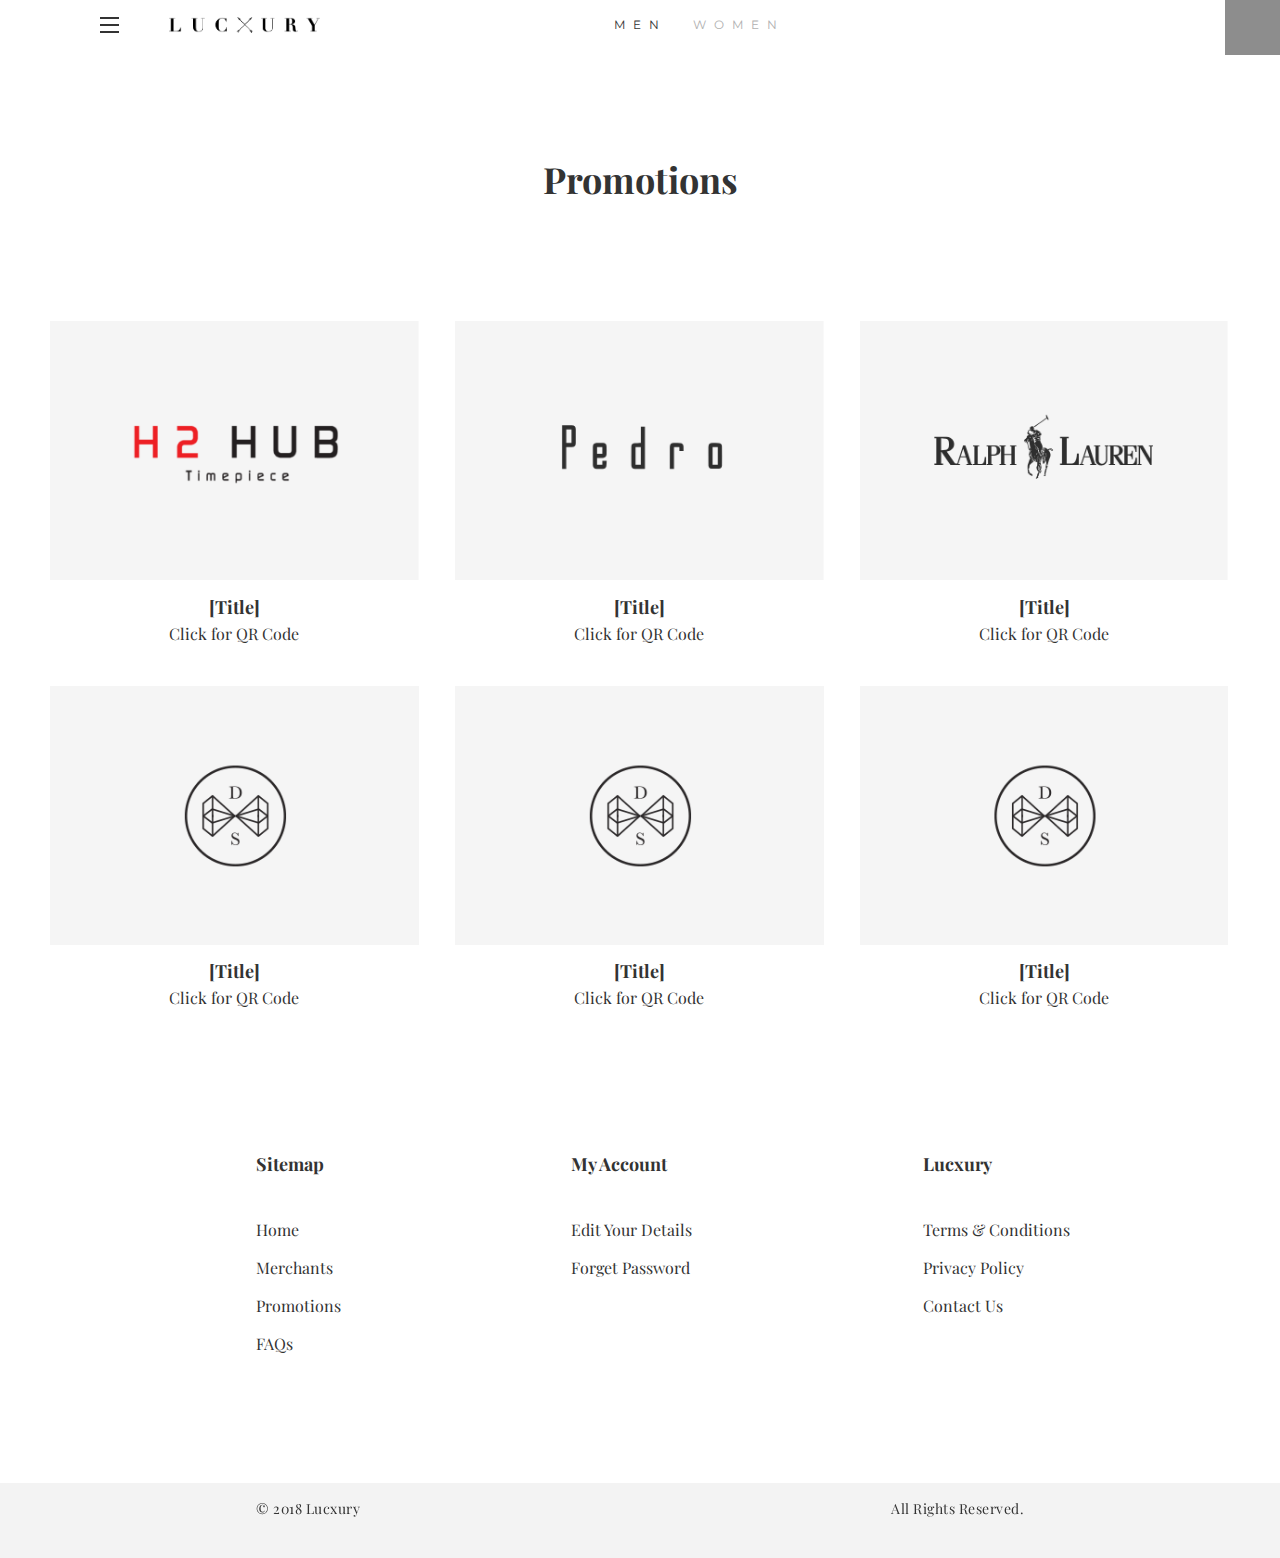
<file: promotions.html>
<!doctype html>

    <head>
        <meta charset="utf-8">
        <meta http-equiv="X-UA-Compatible" content="IE=edge,chrome=1">
        <meta name="viewport" content="width=device-width, initial-scale=1">
        <title>Lucxury</title>
        <meta name="description" content="Welcome to Lucxury.">
        <link href="https://fonts.googleapis.com/css?family=Montserrat:300|Playfair+Display:400,700" rel="stylesheet">
        <link rel="stylesheet" href="https://use.fontawesome.com/releases/v5.1.0/css/all.css" integrity="sha384-lKuwvrZot6UHsBSfcMvOkWwlCMgc0TaWr+30HWe3a4ltaBwTZhyTEggF5tJv8tbt" crossorigin="anonymous">
        <link rel="stylesheet" href="css/owl.carousel.min.css">
        <link rel="stylesheet" href="css/owl.theme.default.min.css">
        <link rel="stylesheet" href="css/main.css">
        <link rel="stylesheet" href="css/modal.css">
        <link rel="stylesheet" href="css/animate.min.css">
        <link rel="stylesheet" href="css/animate.css">

        
        <link rel="stylesheet" href="css/aos.css">
        
        <script type="text/javascript" src="js/jquery.js"></script>
        <script type="text/javascript" src="js/jquery-scrollto.js"></script>
        <script src="js/owl.carousel.min.js"></script>

    </head>

    <body>

        <!-- start of navigation bar  -->

        <!-- <div class="hamburger-menu nav-left visible-xs">
            <div class="button" id="btn">
                <div class="top bar"></div>
                <div class="middle bar"></div>
                <div class="bottom bar"></div>
            </div>
        </div> -->

        <!-- only put content into main tag -->

        <main>
            <nav id="navigation-bar">
                <div class="hamburger-menu nav-left hidden-xs">
                    <div class="button" id="btn">
                        <div class="top bar"></div>
                        <div class="middle bar"></div>
                        <div class="bottom bar"></div>
                    </div>
                </div>

            <div id="logo"><a href="index.html"><img id="logo-img" src="img/logo-black.png"></a></div>

            <div id="men-women">
                <a href="#" class="cat-active">men</a>
                <a href="#">women</a>
            </div>

            <div class="user-id user-nav">
                <i class="fas fa-user"></i><a href="#">Hello, Adeline Lui</a>
            </div>
            

            <button id="search-bar" onclick="openSearch()"><i class="fas fa-search"></i></button>

            <div id="myOverlay" class="overlay">

                <span class="closebtn" onclick="closeSearch()" title="Close Overlay">
                    <span class="stroke left"></span>
                    <span class="stroke right"></span>
                </span>

                <div class="overlay-content" method="post">
                    <form action="product_page.php">
                        <input name="search_item" type="text" placeholder="Search for products..." name="search">
                        <button type="submit"><i class="fa fa-search"></i></button>
                    </form>
                </div>

            </div>
                
            </nav>

            <div class="container promotions-container container-header">
                <h2>Promotions</h2>

                <div class="promotion-card-container">
                    <div class="promo-card"  id="modal-1">
                        <div class="promo-img">
                            <img src="img/merchant-card1.png">
                        </div>
                        <div class="promo-des">
                            <h3>[Title]</h3>
                            <h4>Click for QR Code</h4>
                        </div>
                    </div>

                    <div class="promo-card"  id="modal-2">
                        <div class="promo-img">
                            <img src="img/merchant-card2.png">
                        </div>
                        <div class="promo-des">
                            <h3>[Title]</h3>
                            <h4>Click for QR Code</h4>
                        </div>
                    </div>

                    <div class="promo-card"  id="modal-3">
                        <div class="promo-img">
                            <img src="img/merchant-card3.png">
                        </div>
                        <div class="promo-des">
                            <h3>[Title]</h3>
                            <h4>Click for QR Code</h4>
                        </div>
                    </div>

                    <div class="promo-card"  id="modal-4">
                        <div class="promo-img">
                            <img src="img/merchant-card4.png">
                        </div>
                        <div class="promo-des">
                            <h3>[Title]</h3>
                            <h4>Click for QR Code</h4>
                        </div>
                    </div>

                    <div class="promo-card"  id="modal-5">
                        <div class="promo-img">
                            <img src="img/merchant-card4.png">
                        </div>
                        <div class="promo-des">
                            <h3>[Title]</h3>
                            <h4>Click for QR Code</h4>
                        </div>
                    </div>

                    <div class="promo-card"  id="modal-6">
                        <div class="promo-img">
                            <img src="img/merchant-card4.png">
                        </div>
                        <div class="promo-des">
                            <h3>[Title]</h3>
                            <h4>Click for QR Code</h4>
                        </div>
                    </div>

                </div>

            </div>
                

            <div class="container footer">
                <div class="footer-item sitemap">
                    <h5>Sitemap</h5>
                    <div class="footer-subitem">
                        <a href="index.html">Home</a><br/>
                        <a href="#">Merchants</a><br/>
                        <a href="#">Promotions</a><br/>
                        <a href="faq.html">FAQs</a><br/>
                    </div>
                </div>
                <div class="footer-item my-account">
                    <h5>My Account</h5>
                    <div class="footer-subitem">
                        <a href="edit-profile.html">Edit Your Details</a><br/>
                        <a href="#">Forget Password</a><br/>
                    </div>
                </div>
                <div class="footer-item lucxury">
                    <h5>Lucxury</h5>
                    <div class="footer-subitem">
                        <a href="#">Terms & Conditions</a><br/>
                        <a href="#">Privacy Policy</a><br/>
                        <a href="#">Contact Us</a><br/>
                    </div>
                </div>
                <div class="footer-item find-us">
                    <h5>Find Us</h5>
                    <div class="footer-subitem">
                        <a href="https://www.facebook.com/lucxuryglobal" target="_blank"><i class="fab fa-facebook-square"></i></a>
                        <a href="https://www.instagram.com/lucxuryglobal/" target="_blank"><i class="fab fa-instagram"></i></a>
                        <a href="https://www.youtube.com/channel/UCeGiwGkYZ9p8kxj8YwN4fIw?view_as=subscriber" target="_blank"><i class="fab fa-twitter"></i></a>
                        <a href="https://twitter.com/lucxuryglobal" target="_blank"><i class="fab fa-youtube"></i></a>
                    </div>
                </div>
            </div>

            <div class="container footer-credits">
                <p id="credits-left">© 2018 Lucxury</p>
                <p id="credits-right">All Rights Reserved.</p>
            </div>


            <!-- Modal content box 1-->
            <div id="modal1" class="modal">
                <div class="modal-content">
                    <div class="modal-header">
                        <span class="close" id="close1">&times;</span>
                        <div class="modal-logo-image">
                            <img src="img/h2-hub-logo.png">
                        </div>
                        
                        <h3>[Title]</h3>
                        <h4>Scan the QR Code below:</h4>
                    </div>
                    <div class="modal-body">
                        <div class="QR-container">
                            <img src="img/QR-code.png">
                        </div>
                        
                    </div>
                </div>
            </div>

            <div id="modal2" class="modal">
                <div class="modal-content">
                    <div class="modal-header">
                        <span class="close" id="close2">&times;</span>
                        <div class="modal-logo-image">
                            <img src="img/pedro-logo.png">
                        </div>
                        
                        <h3>[Title]</h3>
                        <h4>Scan the QR Code below:</h4>
                    </div>
                    <div class="modal-body">
                        <div class="QR-container">
                            <img src="img/QR-code.png">
                        </div>
                        
                    </div>
                </div>
            </div>

            <div id="modal3" class="modal">
                <div class="modal-content">
                    <div class="modal-header">
                        <span class="close" id="close3">&times;</span>
                        <div class="modal-logo-image">
                            <img src="img/ralph-lauren-logo.png">
                        </div>
                        
                        <h3>[Title]</h3>
                        <h4>Scan the QR Code below:</h4>
                    </div>
                    <div class="modal-body">
                        <div class="QR-container">
                            <img src="img/QR-code.png">
                        </div>
                        
                    </div>
                </div>
            </div>

            <div id="modal4" class="modal">
                <div class="modal-content">
                    <div class="modal-header">
                        <span class="close" id="close4">&times;</span>
                        <div class="modal-logo-image">
                            <img src="img/h2-hub-logo.png">
                        </div>
                        
                        <h3>[Title]</h3>
                        <h4>Scan the QR Code below:</h4>
                    </div>
                    <div class="modal-body">
                        <div class="QR-container">
                            <img src="img/QR-code.png">
                        </div>
                        
                    </div>
                </div>
            </div>


        </main>

        <!-- end of main tag = end of content  -->

        <div class="sidebar">

            <div class="sidebar-item user-id"><i class="fas fa-user"></i><a href="#">Hello, Adeline Lui</a></div>

            <div class="sidebar-item category cat-selector"><a href="#">Men</a><a href="#">Women</a></div>

            <ul class="sidebar-list">
                <li class="sidebar-item"><a href="https://lucxury.com/lucxury_wp/" class="sidebar-anchor">News / Media</a></li>
                <li class="sidebar-item"><a href="#" class="sidebar-anchor">Promotions</a></li>
                <li class="sidebar-item"><a href="faq.html" class="sidebar-anchor">FAQs</a></li>
                <li class="sidebar-item"><a href="edit-profile.html" class="sidebar-anchor">Edit profile</a></li>
            </ul>


            <div class="sidebar-item logout-btn"><a href="#">Logout</a></div>

        </div>

        <script>
            $(document).ready(function() {

                  function toggleSidebar() {
                        $(".button").toggleClass("active");
                        $("main").toggleClass("move-to-right");
                        $(".sidebar-item").toggleClass("active");
                  }

                  $(".button").on("click tap", function() {
                        toggleSidebar();
                  });

                  $(document).keyup(function(e) {
                        if (e.keyCode === 27) {
                             toggleSidebar();
                    }
                  });

            });


        </script>
        <script>
            function openSearch() {
              $("#myOverlay").fadeIn(500).css("display","block");
            }

            // Close the full screen search box 
            function closeSearch() {
              $("#myOverlay").fadeOut(500);
            }
        </script>

        <script>
        // Get the modal
          var modal1 = document.getElementById("modal1");
          var modal2 = document.getElementById("modal2");
          var modal3 = document.getElementById("modal3");
          var modal4 = document.getElementById("modal4");
          var modal5 = document.getElementById("modal5");
          var modal6 = document.getElementById("modal6");

          // Get the button that opens the modal
          var btn1 = document.getElementById("modal-1");
          var btn2 = document.getElementById("modal-2");
          var btn3 = document.getElementById("modal-3");
          var btn4 = document.getElementById("modal-4");
          var btn5 = document.getElementById("modal-5");
          var btn6 = document.getElementById("modal-6");

          // Get the <span> element that closes the modal
          var span1 = document.getElementById("close1");
          var span2 = document.getElementById("close2");
          var span3 = document.getElementById("close3");
          var span4 = document.getElementById("close4");
          var span5 = document.getElementById("close5");
          var span6 = document.getElementById("close6");

          // When the user clicks on the button, open the modal 
          btn1.onclick = function() {
                modal1.style.display = "block";
          }
          btn2.onclick = function() {
                modal2.style.display = "block";
          }
          btn3.onclick = function() {
                modal3.style.display = "block";
          }
          btn4.onclick = function() {
                modal4.style.display = "block";
          }
          btn5.onclick = function() {
                modal5.style.display = "block";
          }
          btn6.onclick = function() {
                modal6.style.display = "block";
          }

          // When the user clicks on <span> (x), close the modal
          span1.onclick = function() {
              modal1.style.display = "none";
          }

          span2.onclick = function() {
              modal2.style.display = "none";
          }
          span4.onclick = function() {
              modal4.style.display = "none";
          }
          span3.onclick = function() {
              modal3.style.display = "none";
          }
          span5.onclick = function() {
              modal5.style.display = "none";
          }
          span6.onclick = function() {
              modal6.style.display = "none";
          }

          // When the user clicks anywhere outside of the modal, close it
          window.onclick = function(event) {
              if (event.target == modal1) {
                  modal1.style.display = "none";
              }
              if (event.target == modal2) {
                  modal2.style.display = "none";
              }
              if (event.target == modal3) {
                  modal3.style.display = "none";
              }
              if (event.target == modal4) {
                  modal4.style.display = "none";
              }
              if (event.target == modal5) {
                  modal5.style.display = "none";
              }
              if (event.target == modal6) {
                  modal6.style.display = "none";
              }
          }
          

        </script>

        <script src="js/aos.js"></script>
        <script>
         AOS.init();
       </script>
        
        
    </body>
</html>
</file>
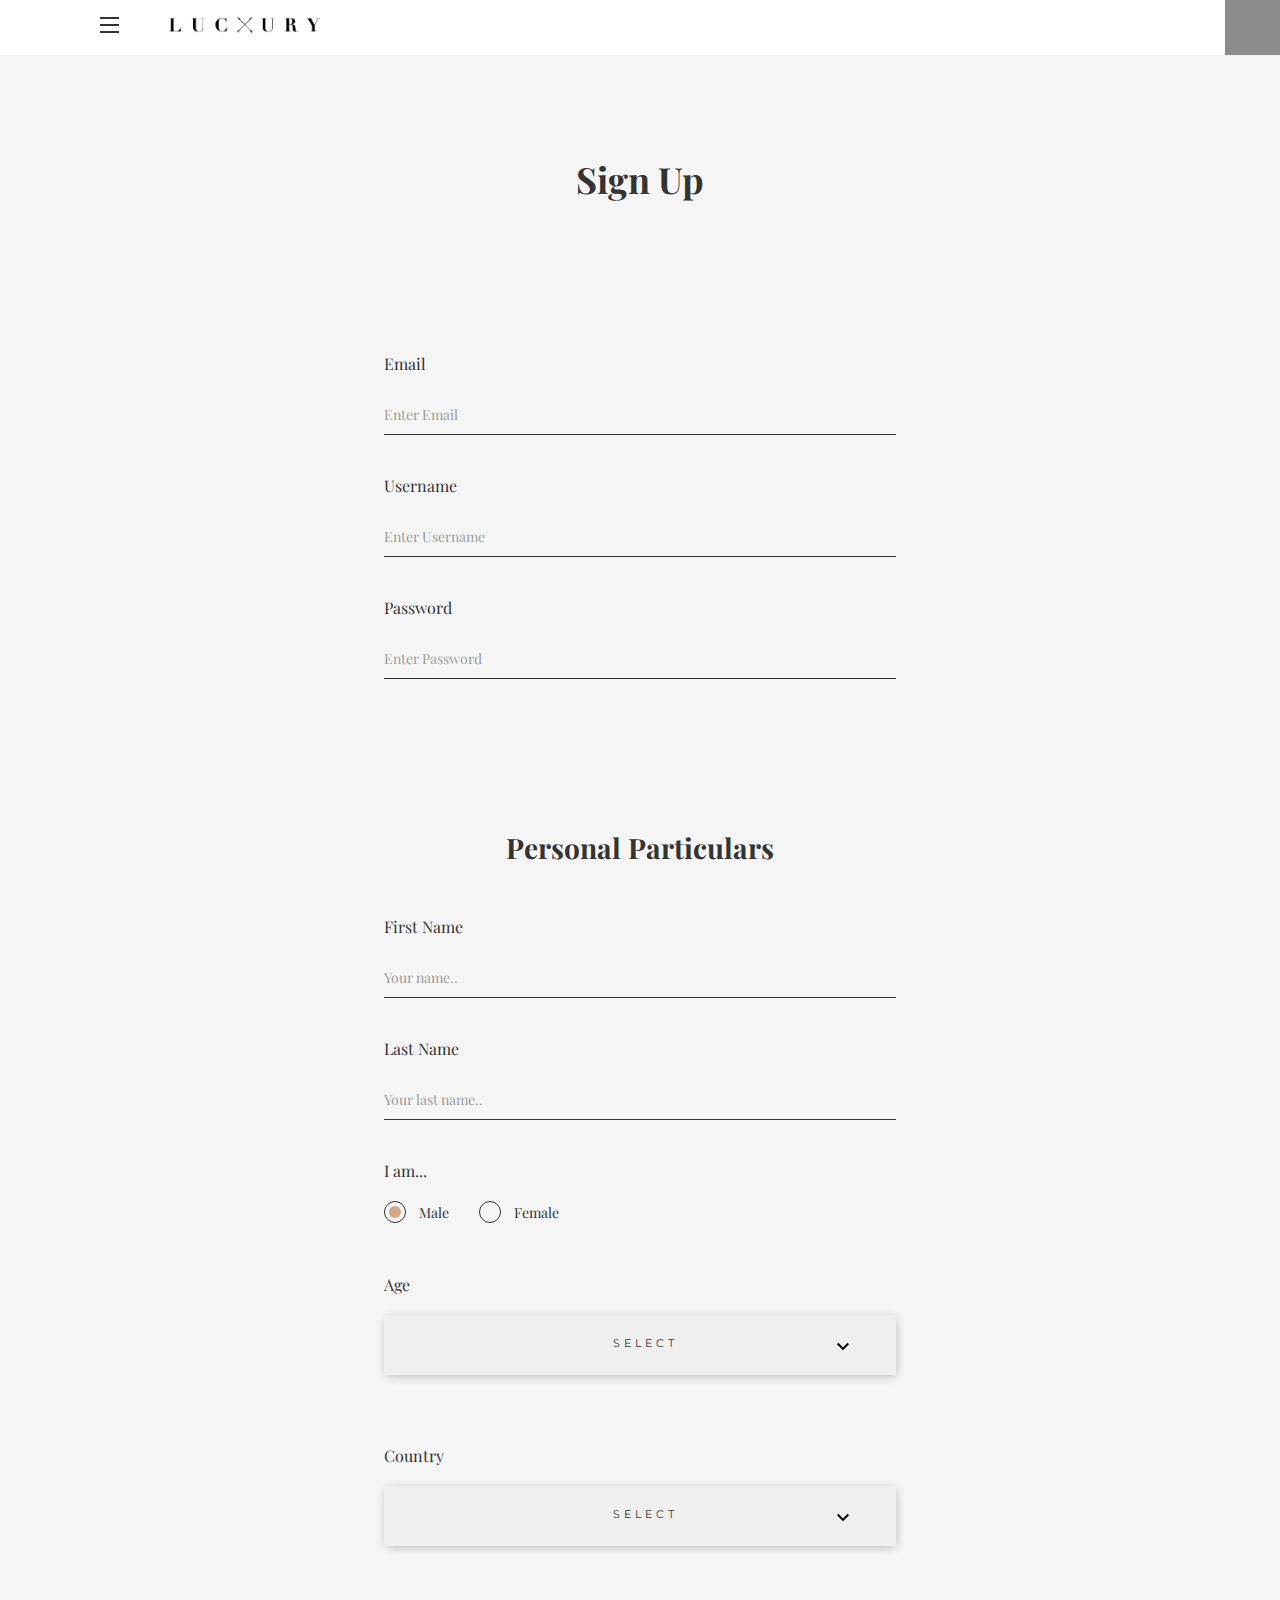
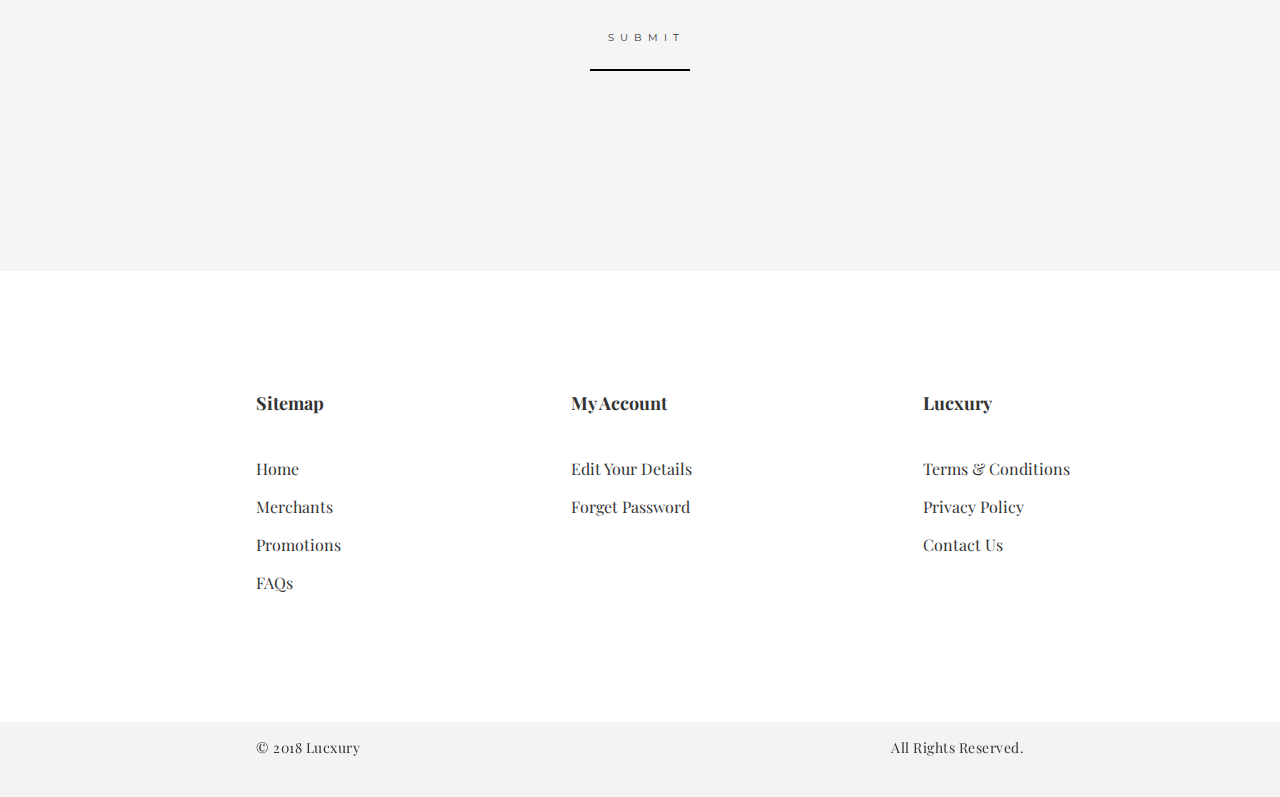
<file: sign-up.html>
<!doctype html>

    <head>
        <meta charset="utf-8">
        <meta http-equiv="X-UA-Compatible" content="IE=edge,chrome=1">
        <meta name="viewport" content="width=device-width, initial-scale=1">
        <title>Lucxury</title>
        <meta name="description" content="Welcome to Lucxury.">
        <link href="https://fonts.googleapis.com/css?family=Montserrat:300|Playfair+Display:400,700" rel="stylesheet">
        <link rel="stylesheet" href="https://use.fontawesome.com/releases/v5.1.0/css/all.css" integrity="sha384-lKuwvrZot6UHsBSfcMvOkWwlCMgc0TaWr+30HWe3a4ltaBwTZhyTEggF5tJv8tbt" crossorigin="anonymous">
        <link rel="stylesheet" href="css/owl.carousel.min.css">
        <link rel="stylesheet" href="css/owl.theme.default.min.css">
        <link rel="stylesheet" href="css/main.css">
        <link rel="stylesheet" href="css/forms.css">
        <link rel="stylesheet" href="css/animate.min.css">
        <link rel="stylesheet" href="css/animate.css">
        <link rel="stylesheet" href="css/selector-forms.css">

        
        <link rel="stylesheet" href="css/aos.css">
        
        <script type="text/javascript" src="js/jquery.js"></script>
        <script type="text/javascript" src="js/jquery-scrollto.js"></script>
        <script src="js/owl.carousel.min.js"></script>

    </head>

    <body>

        <!-- start of navigation bar  -->

        <!-- <div class="hamburger-menu nav-left visible-xs">
            <div class="button" id="btn">
                <div class="top bar"></div>
                <div class="middle bar"></div>
                <div class="bottom bar"></div>
            </div>
        </div> -->

        <!-- only put content into main tag -->

        <main>
            <nav id="navigation-bar">
                <div class="hamburger-menu nav-left hidden-xs">
                    <div class="button" id="btn">
                        <div class="top bar"></div>
                        <div class="middle bar"></div>
                        <div class="bottom bar"></div>
                    </div>
                </div>

            <div id="logo"><a href="index.html"><img id="logo-img" src="img/logo-black.png"></a></div>

            <!-- <div id="men-women">
                <a href="#" class="cat-active">men</a>
                <a href="#">women</a>
            </div> -->

            <div class="user-id user-nav">
                <i class="fas fa-user"></i><a href="#">Hello, Adeline Lui</a>
            </div>
            

            <button id="search-bar" onclick="openSearch()"><i class="fas fa-search"></i></button>

            <div id="myOverlay" class="overlay">

                <span class="closebtn" onclick="closeSearch()" title="Close Overlay">
                    <span class="stroke left"></span>
                    <span class="stroke right"></span>
                </span>

                <div class="overlay-content" method="post">
                    <form action="product_page.php">
                        <input name="search_item" type="text" placeholder="Search for products..." name="search">
                        <button type="submit"><i class="fa fa-search"></i></button>
                    </form>
                </div>

            </div>
                
            </nav>

            <div class="container signup-container container-header">
                <h2>Sign Up</h2>
                <form action="#" class="profile-form">
                    <div class="edit-profile" id="top-form">
                        <label for="fname">Email</label>
                        <input type="email" id="fname" name="email" placeholder="Enter Email">

                        <label for="fname">Username</label>
                        <input type="text" id="fname" name="userid" placeholder="Enter Username">

                        <label for="lname">Password</label>
                        <input class="form-padding-btm" type="password" id="lname" name="psw" placeholder="Enter Password">
                    </div>

                    <h3>Personal Particulars</h3>

                    <div class="edit-profile" id="bottom-form">
                        <label for="fname">First Name</label>
                        <input type="text" id="fname" name="firstname" placeholder="Your name..">

                        <label for="lname">Last Name</label>
                        <input class="form-padding-small-btm" type="text" id="lname" name="lastname" placeholder="Your last name..">
                    </div>


                    <div class="radio-box">
                        <h4>I am...</h4>
                        <label class="radio-container">Male
                            <input type="radio" checked="checked" name="radio">
                            <span class="checkmark"></span>
                        </label>
                        <label class="radio-container">Female
                            <input type="radio" name="radio">
                            <span class="checkmark"></span>
                        </label>
                    </div>

                    <div class="selector-form-container">
                        <h4>Age</h4>
                        <div class="product-selector">
                                <!-- Custom select structure --> 
                            <div class="select_mate" data-mate-select="active" >
                                <select name="" onclick="return false;" id="">
                                    <option value="0">Select</option>
                                    <option value="1">18 - 25</option>
                                    <option value="2">26 - 35</option>
                                    <option value="3">36 - 45</option>
                                    <option value="4">46 - 55</option>
                                    <option value="5">55 < </option>
                                </select>
                            
                                <p class="selecionado_opcion"  onclick="open_select(this)" ></p><span onclick="open_select(this)" class="icon_select_mate" ><svg fill="#000000" height="24" viewBox="0 0 24 24" width="24" xmlns="http://www.w3.org/2000/svg">
                                <path d="M7.41 7.84L12 12.42l4.59-4.58L18 9.25l-6 6-6-6z"/>
                                <path d="M0-.75h24v24H0z" fill="none"/>
                                </svg></span>

                                <div class="cont_list_select_mate">

                                <ul class="cont_select_int"> </ul> 
                                </div>

                            </div>
                        </div>
                    </div>

                    <div class="selector-form-container">
                        <h4>Country</h4>
                        <div class="product-selector">
                                <!-- Custom select structure --> 
                            <div class="select_mate" data-mate-select="active" >
                                <select name="" onclick="return false;" id="">
                                    <option value="0">Select</option>
                                    <option value="AF">Afghanistan</option>
                                    <option value="AX">Åland Islands</option>
                                    <option value="AL">Albania</option>
                                    <option value="DZ">Algeria</option>
                                    <option value="AS">American Samoa</option>
                                    <option value="AD">Andorra</option>
                                    <option value="AO">Angola</option>
                                    <option value="AI">Anguilla</option>
                                    <option value="AQ">Antarctica</option>
                                    <option value="AG">Antigua and Barbuda</option>
                                    <option value="AR">Argentina</option>
                                    <option value="AM">Armenia</option>
                                    <option value="AW">Aruba</option>
                                    <option value="AU">Australia</option>
                                    <option value="AT">Austria</option>
                                    <option value="AZ">Azerbaijan</option>
                                    <option value="BS">Bahamas</option>
                                    <option value="BH">Bahrain</option>
                                    <option value="BD">Bangladesh</option>
                                    <option value="BB">Barbados</option>
                                    <option value="BY">Belarus</option>
                                    <option value="BE">Belgium</option>
                                    <option value="BZ">Belize</option>
                                    <option value="BJ">Benin</option>
                                    <option value="BM">Bermuda</option>
                                    <option value="BT">Bhutan</option>
                                    <option value="BO">Bolivia</option>
                                    <option value="BQ">Bonaire</option>
                                    <option value="BA">Bosnia and Herzegovina</option>
                                    <option value="BW">Botswana</option>
                                    <option value="BV">Bouvet Island</option>
                                    <option value="BR">Brazil</option>
                                    <option value="IO">British Indian Ocean Territory</option>
                                    <option value="BN">Brunei Darussalam</option>
                                    <option value="BG">Bulgaria</option>
                                    <option value="BF">Burkina Faso</option>
                                    <option value="BI">Burundi</option>
                                    <option value="KH">Cambodia</option>
                                    <option value="CM">Cameroon</option>
                                    <option value="CA">Canada</option>
                                    <option value="CV">Cape Verde</option>
                                    <option value="KY">Cayman Islands</option>
                                    <option value="CF">Central African Republic</option>
                                    <option value="TD">Chad</option>
                                    <option value="CL">Chile</option>
                                    <option value="CN">China</option>
                                    <option value="CX">Christmas Island</option>
                                    <option value="CC">Cocos (Keeling) Islands</option>
                                    <option value="CO">Colombia</option>
                                    <option value="KM">Comoros</option>
                                    <option value="CG">Congo</option>
                                    <option value="CD">Congo</option>
                                    <option value="CK">Cook Islands</option>
                                    <option value="CR">Costa Rica</option>
                                    <option value="CI">Côte d'Ivoire</option>
                                    <option value="HR">Croatia</option>
                                    <option value="CU">Cuba</option>
                                    <option value="CW">Curaçao</option>
                                    <option value="CY">Cyprus</option>
                                    <option value="CZ">Czech Republic</option>
                                    <option value="DK">Denmark</option>
                                    <option value="DJ">Djibouti</option>
                                    <option value="DM">Dominica</option>
                                    <option value="DO">Dominican Republic</option>
                                    <option value="EC">Ecuador</option>
                                    <option value="EG">Egypt</option>
                                    <option value="SV">El Salvador</option>
                                    <option value="GQ">Equatorial Guinea</option>
                                    <option value="ER">Eritrea</option>
                                    <option value="EE">Estonia</option>
                                    <option value="ET">Ethiopia</option>
                                    <option value="FK">Falkland Islands</option>
                                    <option value="FO">Faroe Islands</option>
                                    <option value="FJ">Fiji</option>
                                    <option value="FI">Finland</option>
                                    <option value="FR">France</option>
                                    <option value="GF">French Guiana</option>
                                    <option value="PF">French Polynesia</option>
                                    <option value="TF">French Southern Territories</option>
                                    <option value="GA">Gabon</option>
                                    <option value="GM">Gambia</option>
                                    <option value="GE">Georgia</option>
                                    <option value="DE">Germany</option>
                                    <option value="GH">Ghana</option>
                                    <option value="GI">Gibraltar</option>
                                    <option value="GR">Greece</option>
                                    <option value="GL">Greenland</option>
                                    <option value="GD">Grenada</option>
                                    <option value="GP">Guadeloupe</option>
                                    <option value="GU">Guam</option>
                                    <option value="GT">Guatemala</option>
                                    <option value="GG">Guernsey</option>
                                    <option value="GN">Guinea</option>
                                    <option value="GW">Guinea-Bissau</option>
                                    <option value="GY">Guyana</option>
                                    <option value="HT">Haiti</option>
                                    <option value="HM">Heard Island and McDonald Islands</option>
                                    <option value="VA">Holy See (Vatican City State)</option>
                                    <option value="HN">Honduras</option>
                                    <option value="HK">Hong Kong</option>
                                    <option value="HU">Hungary</option>
                                    <option value="IS">Iceland</option>
                                    <option value="IN">India</option>
                                    <option value="ID">Indonesia</option>
                                    <option value="IR">Iran</option>
                                    <option value="IQ">Iraq</option>
                                    <option value="IE">Ireland</option>
                                    <option value="IM">Isle of Man</option>
                                    <option value="IL">Israel</option>
                                    <option value="IT">Italy</option>
                                    <option value="JM">Jamaica</option>
                                    <option value="JP">Japan</option>
                                    <option value="JE">Jersey</option>
                                    <option value="JO">Jordan</option>
                                    <option value="KZ">Kazakhstan</option>
                                    <option value="KE">Kenya</option>
                                    <option value="KI">Kiribati</option>
                                    <option value="KP">North Korea</option>
                                    <option value="KR">South</option>
                                    <option value="KW">Kuwait</option>
                                    <option value="KG">Kyrgyzstan</option>
                                    <option value="LA">Lao People's Democratic Republic</option>
                                    <option value="LV">Latvia</option>
                                    <option value="LB">Lebanon</option>
                                    <option value="LS">Lesotho</option>
                                    <option value="LR">Liberia</option>
                                    <option value="LY">Libya</option>
                                    <option value="LI">Liechtenstein</option>
                                    <option value="LT">Lithuania</option>
                                    <option value="LU">Luxembourg</option>
                                    <option value="MO">Macao</option>
                                    <option value="MK">Macedonia</option>
                                    <option value="MG">Madagascar</option>
                                    <option value="MW">Malawi</option>
                                    <option value="MY">Malaysia</option>
                                    <option value="MV">Maldives</option>
                                    <option value="ML">Mali</option>
                                    <option value="MT">Malta</option>
                                    <option value="MH">Marshall Islands</option>
                                    <option value="MQ">Martinique</option>
                                    <option value="MR">Mauritania</option>
                                    <option value="MU">Mauritius</option>
                                    <option value="YT">Mayotte</option>
                                    <option value="MX">Mexico</option>
                                    <option value="FM">Micronesia</option>
                                    <option value="MD">Moldova</option>
                                    <option value="MC">Monaco</option>
                                    <option value="MN">Mongolia</option>
                                    <option value="ME">Montenegro</option>
                                    <option value="MS">Montserrat</option>
                                    <option value="MA">Morocco</option>
                                    <option value="MZ">Mozambique</option>
                                    <option value="MM">Myanmar</option>
                                    <option value="NA">Namibia</option>
                                    <option value="NR">Nauru</option>
                                    <option value="NP">Nepal</option>
                                    <option value="NL">Netherlands</option>
                                    <option value="NC">New Caledonia</option>
                                    <option value="NZ">New Zealand</option>
                                    <option value="NI">Nicaragua</option>
                                    <option value="NE">Niger</option>
                                    <option value="NG">Nigeria</option>
                                    <option value="NU">Niue</option>
                                    <option value="NF">Norfolk Island</option>
                                    <option value="MP">Northern Mariana Islands</option>
                                    <option value="NO">Norway</option>
                                    <option value="OM">Oman</option>
                                    <option value="PK">Pakistan</option>
                                    <option value="PW">Palau</option>
                                    <option value="PS">Palestinian Territory, Occupied</option>
                                    <option value="PA">Panama</option>
                                    <option value="PG">Papua New Guinea</option>
                                    <option value="PY">Paraguay</option>
                                    <option value="PE">Peru</option>
                                    <option value="PH">Philippines</option>
                                    <option value="PN">Pitcairn</option>
                                    <option value="PL">Poland</option>
                                    <option value="PT">Portugal</option>
                                    <option value="PR">Puerto Rico</option>
                                    <option value="QA">Qatar</option>
                                    <option value="RE">Réunion</option>
                                    <option value="RO">Romania</option>
                                    <option value="RU">Russian Federation</option>
                                    <option value="RW">Rwanda</option>
                                    <option value="BL">Saint Barthélemy</option>
                                    <option value="SH">Saint Helena</option>
                                    <option value="KN">Saint Kitts and Nevis</option>
                                    <option value="LC">Saint Lucia</option>
                                    <option value="MF">Saint Martin (French part)</option>
                                    <option value="PM">Saint Pierre and Miquelon</option>
                                    <option value="VC">Saint Vincent and the Grenadines</option>
                                    <option value="WS">Samoa</option>
                                    <option value="SM">San Marino</option>
                                    <option value="ST">Sao Tome and Principe</option>
                                    <option value="SA">Saudi Arabia</option>
                                    <option value="SN">Senegal</option>
                                    <option value="RS">Serbia</option>
                                    <option value="SC">Seychelles</option>
                                    <option value="SL">Sierra Leone</option>
                                    <option value="SG">Singapore</option>
                                    <option value="SX">Sint Maarten (Dutch part)</option>
                                    <option value="SK">Slovakia</option>
                                    <option value="SI">Slovenia</option>
                                    <option value="SB">Solomon Islands</option>
                                    <option value="SO">Somalia</option>
                                    <option value="ZA">South Africa</option>
                                    <option value="GS">South Georgia and the South Sandwich Islands</option>
                                    <option value="SS">South Sudan</option>
                                    <option value="ES">Spain</option>
                                    <option value="LK">Sri Lanka</option>
                                    <option value="SD">Sudan</option>
                                    <option value="SR">Suriname</option>
                                    <option value="SJ">Svalbard and Jan Mayen</option>
                                    <option value="SZ">Swaziland</option>
                                    <option value="SE">Sweden</option>
                                    <option value="CH">Switzerland</option>
                                    <option value="SY">Syrian Arab Republic</option>
                                    <option value="TW">Taiwan</option>
                                    <option value="TJ">Tajikistan</option>
                                    <option value="TZ">Tanzania</option>
                                    <option value="TH">Thailand</option>
                                    <option value="TL">Timor-Leste</option>
                                    <option value="TG">Togo</option>
                                    <option value="TK">Tokelau</option>
                                    <option value="TO">Tonga</option>
                                    <option value="TT">Trinidad and Tobago</option>
                                    <option value="TN">Tunisia</option>
                                    <option value="TR">Turkey</option>
                                    <option value="TM">Turkmenistan</option>
                                    <option value="TC">Turks and Caicos Islands</option>
                                    <option value="TV">Tuvalu</option>
                                    <option value="UG">Uganda</option>
                                    <option value="UA">Ukraine</option>
                                    <option value="AE">United Arab Emirates</option>
                                    <option value="GB">United Kingdom</option>
                                    <option value="US">United States</option>
                                    <option value="UY">Uruguay</option>
                                    <option value="UZ">Uzbekistan</option>
                                    <option value="VU">Vanuatu</option>
                                    <option value="VE">Venezuela</option>
                                    <option value="VN">Viet Nam</option>
                                    <option value="VG">Virgin Islands, British</option>
                                    <option value="VI">Virgin Islands, U.S.</option>
                                    <option value="WF">Wallis and Futuna</option>
                                    <option value="EH">Western Sahara</option>
                                    <option value="YE">Yemen</option>
                                    <option value="ZM">Zambia</option>
                                    <option value="ZW">Zimbabwe</option>
                                </select>
                            
                                <p class="selecionado_opcion"  onclick="open_select(this)" ></p><span onclick="open_select(this)" class="icon_select_mate" ><svg fill="#000000" height="24" viewBox="0 0 24 24" width="24" xmlns="http://www.w3.org/2000/svg">
                                <path d="M7.41 7.84L12 12.42l4.59-4.58L18 9.25l-6 6-6-6z"/>
                                <path d="M0-.75h24v24H0z" fill="none"/>
                                </svg></span>

                                <div class="cont_list_select_mate">

                                <ul class="cont_select_int"> </ul> 
                                </div>

                            </div>
                        </div>
                    </div>



                    <div class="submit-line-btn">
                        <button type="submit"><a href="#">submit <i class="fas fa-chevron-right"></i></a></button>
                    </div>


                </form>
            </div>

            <div class="container footer">
                <div class="footer-item sitemap">
                    <h5>Sitemap</h5>
                    <div class="footer-subitem">
                        <a href="index.html">Home</a><br/>
                        <a href="#">Merchants</a><br/>
                        <a href="promotions.html">Promotions</a><br/>
                        <a href="faq.html">FAQs</a><br/>
                    </div>
                </div>
                <div class="footer-item my-account">
                    <h5>My Account</h5>
                    <div class="footer-subitem">
                        <a href="edit-profile.html">Edit Your Details</a><br/>
                        <a href="#">Forget Password</a><br/>
                    </div>
                </div>
                <div class="footer-item lucxury">
                    <h5>Lucxury</h5>
                    <div class="footer-subitem">
                        <a href="#">Terms & Conditions</a><br/>
                        <a href="#">Privacy Policy</a><br/>
                        <a href="#">Contact Us</a><br/>
                    </div>
                </div>
                <div class="footer-item find-us">
                    <h5>Find Us</h5>
                    <div class="footer-subitem">
                        <a href="https://www.facebook.com/lucxuryglobal" target="_blank"><i class="fab fa-facebook-square"></i></a>
                        <a href="https://www.instagram.com/lucxuryglobal/" target="_blank"><i class="fab fa-instagram"></i></a>
                        <a href="https://www.youtube.com/channel/UCeGiwGkYZ9p8kxj8YwN4fIw?view_as=subscriber" target="_blank"><i class="fab fa-twitter"></i></a>
                        <a href="https://twitter.com/lucxuryglobal" target="_blank"><i class="fab fa-youtube"></i></a>
                    </div>
                </div>
            </div>

            <div class="container footer-credits">
                <p id="credits-left">© 2018 Lucxury</p>
                <p id="credits-right">All Rights Reserved.</p>
            </div>


        </main>

        <!-- end of main tag = end of content  -->

        <div class="sidebar">

            <div class="sidebar-item user-id"><i class="fas fa-user"></i><a href="#">Hello, Adeline Lui</a></div>

            <div class="sidebar-item category cat-selector"><a href="#">Men</a><a href="#">Women</a></div>

            <ul class="sidebar-list">
                <li class="sidebar-item"><a href="https://lucxury.com/lucxury_wp/" class="sidebar-anchor">News / Media</a></li>
                <li class="sidebar-item"><a href="promotions.html" class="sidebar-anchor">Promotions</a></li>
                <li class="sidebar-item"><a href="faq.html" class="sidebar-anchor">FAQs</a></li>
                <li class="sidebar-item"><a href="edit-profile.html" class="sidebar-anchor">Edit profile</a></li>
            </ul>


            <div class="sidebar-item logout-btn"><a href="#">Logout</a></div>

        </div>

        <script>
            $(document).ready(function() {

                  function toggleSidebar() {
                        $(".button").toggleClass("active");
                        $("main").toggleClass("move-to-right");
                        $(".sidebar-item").toggleClass("active");
                  }

                  $(".button").on("click tap", function() {
                        toggleSidebar();
                  });

                  $(document).keyup(function(e) {
                        if (e.keyCode === 27) {
                             toggleSidebar();
                    }
                  });

            });


        </script>
        <script>
            function openSearch() {
              $("#myOverlay").fadeIn(500).css("display","block");
            }

            // Close the full screen search box 
            function closeSearch() {
              $("#myOverlay").fadeOut(500);
            }
        </script>

        <script src="js/aos.js"></script>
        <script>
         AOS.init();
       </script>


        <script src="js/selector.js"></script>
        
    </body>
</html>
</file>
<file: css/main.css>
* {
	margin: 0;
	padding: 0;


}


body {
   font-family: 'Playfair Display', serif;
   color: #333333;
   font-weight: 400;
   overflow-x: hidden;
   background: #1D2D58;
   /*width: 100%;*/

}

/*::-webkit-scrollbar { 
    display: none; 
}
*/
a {
	text-decoration: none;
}

p {
	font-family: 'Playfair Display', serif;
	font-size: 13pt;
	line-height: 1.5;
	font-weight: 300;
	letter-spacing: 0.5px;
}


nav {
	width: 100%;
	height: 55px;
	background: #fff;
/*	position: fixed;
*/}

main {
	z-index: 2;
	position: relative;
	height: 100%;
	-webkit-transition: transform .7s ease-in-out;
	-moz-transition: transform .7s ease-in-out;
	-ms-transition: transform .7s ease-in-out;
	-o-transition: transform .7s ease-in-out;
	transition: transform .7s ease-in-out;
	overflow: hidden;
}

@font-face {
    font-family: 'Bodoni';
    src: url(../font/bodoni-regular.TTF);
}

/*start of navigation bar*/

.container-header h2 {
	font-family: 'Playfair Display', serif;
	font-size: 36px;
	font-weight: 700;
	text-align: center;
	padding-top: 100px;
	padding-bottom: 100px;
}

#logo {
	float: left;
	display: block;
	position: relative;
	margin-top: 16px;
	margin-left: 120px;
	z-index: 3;
}

#logo-img {
	height: 16px;
}

#men-women {
	font-family: 'Montserrat', sans-serif;
	text-transform: uppercase;
	font-size: 12px;
	letter-spacing: 8px;
	position: absolute;
	left: 48%;
	top: 17px;
	color: #999;
	font-weight: 400;
}

#men-women a {
	margin-right: 15px;
	color: #B1B1B1;
}

.cat-active {
	color: #333333 !important;
}

/* search bar */

#search-bar {
	width: 55px;
	height: 55px;
	background: #8D8D8D;
	position: absolute;
	right: 0;
	outline: none;
	border: none;
}

#search-bar button {
	cursor: pointer;
}

#search-bar i {
	font-size: 14px;
	color: #fff;
	padding: 20px 22px;
}

.overlay {
	height: 100%;
	width: 100%;
	display: none;
	position: fixed;
	z-index: 100;
	top: 0;
	left: 0;
	background-color: #fff;
}

.overlay-content {
	position: relative;
	top: 46%;
	/*left: 6%;*/
	bottom: 0;
	width: 60%;
	text-align: center;
	margin: 0 auto;
}

/* Style the search field */
.overlay input[type=text] {
	font-family: 'Playfair Display', serif;
	letter-spacing: 0.5px;
	padding: 20px 15px;
	font-size: 18px;
	color: #333;
	float: left;
	width: 100%;
	border: none;
	outline: none;
	background: none;
	border-bottom: 2px solid #333;
	border-radius: none;
}


/* Close button */
.overlay .closebtn {
	position: absolute;
	top: 250px;
	right: 18%;
	font-size: 60px;
	cursor: pointer;
	color: #333;
	background: none;
}

.stroke {
	display: block;
	height: 2px;
	width: 30px;
	background-color: #333;
	margin: 10px auto;

}

.left {
	-webkit-transform: translateY(-2.5px) rotateZ(45deg);
	-moz-transform: translateY(-2.5px) rotateZ(45deg);
	-ms-transform: translateY(-2.5px) rotateZ(45deg);
	-o-transform: translateY(-2.5px) rotateZ(45deg);
	transform: translateY(-2.5px) rotateZ(45deg);
}

.right {
	-webkit-transform: translateY(-15px) rotateZ(-45deg);
	-moz-transform: translateY(-15px) rotateZ(-45deg);
	-ms-transform: translateY(-15px) rotateZ(-45deg);
	-o-transform: translateY(-15px) rotateZ(-45deg);
	transform: translateY(-15px) rotateZ(-45deg);
}

/* Style the submit button */
.overlay button {
	position: absolute;
	right: -20px;
	bottom: -40px;
	font-size: 17px;
	border: none;
	cursor: pointer;
	color: #333;
	outline: none;
	background: none;
}


/* end of search bar */

.bar {
	display: block;
	height: 2px;
	width: 19px;
	background-color: #333;
	margin: 5px 30px 5px 0;
}

.nav-left {
	float: left;
	position: relative;
	left: 100px;
	top: 12px;
}

.nav-left.visible-xs {
	z-index: 3;
}

.hidden-xs {
	display: block;
	z-index: 4;
}

.button {
	cursor: pointer;
	display: inline-block;
	width: auto;
	margin: 0 auto;
	-webkit-transition: all .7s ease;
	-moz-transition: all .7s ease;
	-ms-transition: all .7s ease;
	-o-transition: all .7s ease;
	transition: all .7s ease;
}

.sidebar {
	height: 100%;
	width: 370px;
	position: fixed;
	top: 0;
	z-index: 1;
	left: 0;
	background-color: #1D2D58;
	overflow: hidden;
}


.user-id {
	font-family: 'Playfair Display', serif;
	color: #fff;
	font-size: 0.8em;
	letter-spacing: 1px;
	font-weight: 400;
}

.user-id i {
	margin-right: 10px;
}

.user-id a {
	color: #fff;
}

.user-nav a {
	color: #707070;
}

.user-nav {
	position: absolute;
	color: #707070;
	right: 120px;
	top: -22px;
	letter-spacing: 0.5px;
	font-size: 12px;
}


.category, .logout-btn {
	font-family: 'Montserrat', sans-serif;
	text-transform: uppercase;
	font-size: 0.7em;
	letter-spacing: 6px;
}

.category a {
	color: #fff;
	margin-right: 35px;
}

.cat-selector a {
	opacity: 0.2;
}

.cat-selector a:hover {
	opacity: 1;
}

.logout-btn {
	position: absolute;
	top: 85vh;
}

.logout-btn a {
	color: #fff;
	opacity: 0.5;

}

.sidebar-list {
	font-family: 'Montserrat', sans-serif;
	padding: 0;
	margin: 0;
	list-style: none;
	position: relative;
	margin-top: 80px;
	text-align: left;
}

.sidebar-item {
	margin: 35px 0px 45px 40px;
	opacity: 0;
	-webkit-transform: translateY(-20px);
	-moz-transform: translateY(-20px);
	-ms-transform: translateY(-20px);
	-o-transform: translateY(-20px);
	transform: translateY(-20px);
}

.sidebar-anchor {
	color: #FFF;
	letter-spacing: 6px;
	font-weight: 300;
	text-decoration: none;
	font-size: 0.85em;
	text-transform: uppercase;
	position: relative;
	padding-bottom: 15px;
}

.sidebar-anchor:before {
	content: "";
	width: 0;
	height: 2px;
	position: absolute;
	bottom: 0;
	left: 0;
	background-color: #FFF;
	-webkit-transition: all .7s ease-in-out;
	-moz-transition: all .7s ease-in-out;
	-ms-transition: all .7s ease-in-out;
	-o-transition: all .7s ease-in-out;
	transition: all .7s ease-in-out;
}

.sidebar-anchor:hover:before {
 	width: 95%;
}

.nav-left.visible-xs .active .bar {
	background-color: #333;
	-webkit-transition: all .7s ease;
	-moz-transition: all .7s ease;
	-ms-transition: all .7s ease;
	-o-transition: all .7s ease;
	transition: all .7s ease;
}

.move-to-right {
	-webkit-transform: translateX(370px);
	-moz-transform: translateX(370px);
	-ms-transform: translateX(370px);
	-o-transform: translateX(370px);
	transform: translateX(370px);
}

/*.button.active .top {
  -webkit-transform: translateY(15px) rotateZ(45deg);
  -moz-transform: translateY(15px) rotateZ(45deg);
  -ms-transform: translateY(15px) rotateZ(45deg);
  -o-transform: translateY(15px) rotateZ(45deg);
  transform: translateY(15px) rotateZ(45deg);
}

.button.active .bottom {
  -webkit-transform: translateY(-15px) rotateZ(-45deg);
  -moz-transform: translateY(-15px) rotateZ(-45deg);
  -ms-transform: translateY(-15px) rotateZ(-45deg);
  -o-transform: translateY(-15px) rotateZ(-45deg);
  transform: translateY(-15px) rotateZ(-45deg);
}

.button.active .middle {
  width: 0;
}*/


.sidebar-item:first-child {
	-webkit-transition: all .7s .2s ease-in-out;
	-moz-transition: all .7s .2s ease-in-out;
	-ms-transition: all .7s .2s ease-in-out;
	-o-transition: all .7s .2s ease-in-out;
	transition: all .7s .2s ease-in-out;
}

.sidebar-item:nth-child(2) {
	-webkit-transition: all .7s .4s ease-in-out;
	-moz-transition: all .7s .4s ease-in-out;
	-ms-transition: all .7s .4s ease-in-out;
	-o-transition: all .7s .4s ease-in-out;
	transition: all .7s .4s ease-in-out;
}

.sidebar-item:nth-child(3) {
	-webkit-transition: all .7s .6s ease-in-out;
	-moz-transition: all .7s .6s ease-in-out;
	-ms-transition: all .7s .6s ease-in-out;
	-o-transition: all .7s .6s ease-in-out;
	transition: all .7s .6s ease-in-out;
}

.sidebar-item:nth-child(4) {
	-webkit-transition: all .7s .6s ease-in-out;
	-moz-transition: all .7s .6s ease-in-out;
	-ms-transition: all .7s .6s ease-in-out;
	-o-transition: all .7s .6s ease-in-out;
	transition: all .7s .6s ease-in-out;
}

.sidebar-item:last-child {
	-webkit-transition: all .7s .8s ease-in-out;
	-moz-transition: all .7s .8s ease-in-out;
	-ms-transition: all .7s .8s ease-in-out;
	-o-transition: all .7s .8s ease-in-out;
	transition: all .7s .6s ease-in-out;
}

.sidebar-item.active {
	opacity: 1;
	-webkit-transform: translateY(0px);
	-moz-transform: translateY(0px);
	-ms-transform: translateY(0px);
	-o-transform: translateY(0px);
	transform: translateY(0px);
}

.ua {
	position: absolute;
	bottom: 20px;
	left: 60px;
}

.fa {
	font-size: 1.4em;
	/*color: #EF8354;*/
	-webkit-transition: all 1s ease;
	-moz-transition: all 1s ease;
	-ms-transition: all 1s ease;
	-o-transition: all 1s ease;
	transition: all 1s ease;
}

.ua:hover .fa {
	color: #FFF;
	-webkit-transform: scale(1.3);
	-moz-transform: scale(1.3);
	-ms-transform: scale(1.3);
	-o-transform: scale(1.3);
	transform: scale(1.3);
	-webkit-transition: all 1s ease;
	-moz-transition: all 1s ease;
	-ms-transition: all 1s ease;
	-o-transition: all 1s ease;
	transition: all 1s ease;
}




/*end of navigation bar*/

.container {
	width: 100%;
	overflow: hidden;
}

#main-header, #mobile-main-header {
	width: 100%;
	height: 100vh;
}

#main-header {
	display: block;
}

.item-carousel img {
	/*width: auto;*/
	width: 100vw;
}

.carousel-des {
	position: absolute;
	z-index: 10;
	top: 25vh;
	color: #fff;
	text-align: center;
	width: 100%;
}


.carousel-sm {
	position: absolute;
	z-index: 10;
	top: 12vh;
	color: #fff;
	text-align: center;
	width: 100%;
}

.carousel-sm h2 {
	font-size: 60px;
	font-weight: 700;
	font-family: 'Playfair Display', serif;
	line-height: 140px;
}

.carousel-sm h4 {
	font-size: 22px;
	font-weight: 200;
	font-family: 'Playfair Display', serif;
	padding-left: 0px;
	padding-top: 20px;
	width: 50%;
	margin: 0 auto;
}


.luc-logo {
	width: 40vw;
	height: 4vw;
	margin: 0 auto;
	background: url(../img/logo-white2.png);
	background-size: cover;
	background-repeat: no-repeat;
}

.carousel-des h2 {
	font-size: 90px;
	font-weight: 700;
	font-family: 'Playfair Display', serif;
	line-height: 140px;
}

.carousel-des h4 {
	font-size: 24px;
	font-weight: 200;
	font-family: 'Playfair Display', serif;
	padding-left: 5px;
}

.carousel-des-black {
	color: #333;
}

.carousel-des a {
	color: #333;
}

.block-btn {
	font-family: 'Montserrat', sans-serif;
	font-weight: 400;
	font-size: 10px;
	border: none;
	outline: none;
	padding: 25px 25px 25px 35px;
	text-transform: uppercase;
	letter-spacing: 6px;
}

.carousel-btn {
	background: #fff;
	margin-top: 100px;
}



.carousel-btn a {
	color: #333;
}


.carousel-btn-black a {
	color: #fff;
}

.carousel-btn-black {
	background: #333;
	color: #fff;
	margin-top: 100px;
}

/* item category cards */


.three-cards-container {
	height: 650px;
	background: #fff;
	position: relative;
	z-index: 5;
	width: 100%;
	overflow: visible;
}

.card-holder {
	width: 960px;
	margin: 0 auto;
	position: relative;
	top: -60px;
}

.card {
	width: 300px;
	height: 410px;
	background: #999;
	float: left;
}

.card-img {
	height: 330px;
	width: 100%;
	background: #555;
}

.card-img img {
	width: 100%;
}

.card a {
	color: #fff;
}

.card-des {
	font-family: 'Playfair Display', serif;
	height: 80px;
	width: 100%;
	background: #333;
	font-size: 18px;
	font-weight: 400;
	color: #fff;
	text-align: center;
	line-height: 80px;
	position: relative;
	bottom: 0;
}


/* end of item category cards */


.btn-container {
	width: 100%;
	float: left;
	text-align: center;
	margin-top: 20px;
}

.c1, .c2, .c4, .c5 {
	margin-right: 30px;
}

.c1, .c2, .c3, .c4, .c5, .c6 {
	margin-top: 30px;
}


.line-btn {
	font-family: 'Montserrat', sans-serif;
	font-weight: 400;
	font-size: 10px;
	border: none;
	outline: none;
	border-bottom: 2px solid;
	padding: 25px 5px 25px 18px;
	text-transform: uppercase;
	letter-spacing: 6px;
	background: none;
}


.card-btn a {
	color: #333;
}


.merchant-box {
	float: left;
	position: relative;
	background: #333;
}


.long-left{
	width: 25%;
	height: 50vw;
	background: url(../img/merchants1.png) no-repeat;
	background-size: cover;
	background-position: center;

}

.square-top {
	width: 25%;
	height: 25vw;
	background: url(../img/merchants2.png) no-repeat;
	background-size: cover;
	background-position: center;
}

.rectangle-top {
	width: 50%;
	height: 25vw;
	background: url(../img/merchants3.png) no-repeat;
	background-size: cover;
	background-position: center;
}

.rectange-bottom {
	width: 50%;
	height: 25vw;
	background: url(../img/merchants4.png) no-repeat;
	background-size: cover;
	background-position: center;
}

.more-merchant-btn {
	width: 25%;
	height: 25vw;
	background: #1D2D58;
	font-family: 'Montserrat', sans-serif;
	font-weight: 400;
	font-size: 10px;
	text-align: center;
	line-height: 25vw;
	text-transform: uppercase;
	letter-spacing: 6px;
	overflow: hidden;
}

.more-merchant-btn a {
	color: #fff;
	padding: 0 15px;
}


.email-newsletter {
	width: 100%;
	background: #E8D3C1;
	text-align: center;
}

.email-newsletter h3 {
	font-family: 'Playfair Display', serif;
	font-weight: 700;
	color: #273E7C;
	padding-top: 100px;
	font-size: 34px;
}

.email-newsletter h4 {
	font-family: 'Playfair Display', serif;
	font-weight: 400;
	color: #7C7C7C;
	padding-top: 10px;
	padding-bottom: 50px;
	font-size: 22px;
}

.email-newsletter input[type=email] {
	width: 60%;
	height: 50px;
	outline: none;
	border: none;
	background: #fff;
	text-align: center;
	color: #989898;
	font-size: 16px;
	font-family: 'Playfair Display', serif;
}


.email-newsletter form {
	padding-bottom: 30px;
}

.email-btn {
	padding-bottom: 100px;
}


.footer {
	background: #fff;
	padding: 120px 20%;
	overflow: hidden;
}

.footer-item {
	float: left;
}

.footer-item h5 {
	font-family: 'Playfair Display', serif;
	font-weight: 700;
	font-size: 18px;
	text-align: left;
	color: #333;
}

.footer-item a {
	font-family: 'Playfair Display', serif;
	font-weight: 400;
	font-size: 16px;
	text-align: left;
	color: #333;
	line-height: 38px;
}

.footer-subitem {
	padding-top: 35px;
}

.my-account, .lucxury, .find-us {
	margin-left: 18%;
}

.find-us a {
	font-size: 22px;
	margin-right: 15px;
}

.footer-credits {
	background: #F3F3F3;
	width: 100%;
	height: 75px;
	overflow: hidden;
}

.footer-credits p {
	font-family: 'Playfair Display', serif;
	font-size: 14px;
	color: #333;
	font-weight: 400;
	padding-top: 15px;
}

#credits-left {
	float: left;
	text-align: left;
	padding-left: 20%;
}

#credits-right {
	float: right;
	text-align: right;
	padding-right: 20%;
}

.categories-container {
	padding-bottom: 200px;
}

.categories-container {
	width: 100%;
	background: #F5F5F5;
}

.accordion-container, .profile-container, .promotions-container {
	width: 100%;
	background: #fff;
}

.signup-container {
	width: 100%;
	background: #F5F5F5;
}

.login-container {
	width: 100%;
	height: 100vh;
	background: url(../img/login-background.png);
	background-size: cover;
	background-position: right;
	overflow: hidden;
	padding-left: 10%;
	padding-right: 10%;
}

.terms-and-conditions {
	width: 100%;
	background: #fff
}

.terms-container {
	width: 65%;
	margin: 0 auto;
	background: #fff;
}

.terms-container a {
	color: #273E7C;
  	text-decoration: underline;
}

.terms-container li {
	padding-bottom: 40px;
	line-height: 1.8;
}

.terms-container ul {
	margin-left: 40px;
	margin-top: 20px;
}

ol.number-indent {
	margin-left: 40px;
}

ul.point-indent {
	margin-left: 60px;
}

.login-container p {
	font-family: 'Montserrat', sans-serif;
    font-weight: 400;
    font-size: 14px;
    text-transform: uppercase;
    letter-spacing: 10px;
    margin-top: 8vh;
}

.login-container img {
	margin-top: 40px;
	width: 360px;
}

.login-form {
	width: 400px;
}

.login {
	margin-top: 100px;
}

.forget-form {
	width: 100%;
}

.forget {
	width: 90%;
	margin: 0 auto;
	padding-bottom: 20px;
}

.login-options a {
	width: 100%;
	font-family: 'Montserrat', sans-serif;
    font-weight: 400;
    font-size: 9px;
    text-transform: uppercase;
    letter-spacing: 5px;
    margin-top: 150px;
    color: #333;
}

.login-btn {
	font-family: 'Montserrat', sans-serif;
	font-weight: 400;
	font-size: 9px;
	border: none;
	outline: none;
	padding: 25px 25px 25px 35px;
	text-transform: uppercase;
	letter-spacing: 8px;
	background: #333;
	color: #fff;
	/*margin-top: 100px;*/
}

.login-btn-container {
	margin-top: 80px;
	float: left;
}

.login-btn a {
	color: #fff;
}

a#merchant-btn {
	font-family: 'Montserrat', sans-serif;
    font-weight: 400;
    font-size: 9px;
    text-transform: uppercase;
    letter-spacing: 5px;
    margin-top: 150px;
    color: #333;
    margin-left: 55px;   
    /*float: left; */
}

a.options-light {
	opacity: 1;
}

.login-links {
	width: 100%;
	position: relative;
	float: left;
	margin-top: 80px;
}

.login-links a {
	color: #333;
	margin-right: 12px;
	font-size: 16px;
}

.forget-modal-btn {
	color: #333;
}

.login-promotion {
	position: relative;
}

.login-promotion p {
	font-family: 'Bodoni', 'Playfair Display', serif;
	font-size: 14px;
	letter-spacing: 0px;
	text-transform: none;
	width: 100%;
	text-align: center;
	padding: 20px 200px 20px 30px;
	background: #fff;


}

.forget-modal-btn-container {
	width: 100%;
	text-align: center;
	margin-top: 0px;
	padding-bottom: 50px;
}

.promotion-card-container {
	/*background: #123;*/
	min-height: 300px;
	width: 95%;
	margin: 0 auto;
}

.product-container {
	width: 100%;
	background: #fff;
	padding-bottom: 20px;
}

.product-card-container {
	/*background: #123;*/
	min-height: 300px;
	width: 95vw;
	margin: 200px auto;
	/*padding*/
}

.promo-card {
	width: 30.3%;
	padding: 1.5%;
	float: left;
	position: relative;
}

.product-card {
	width: 28.8vw;
	float: left;
	position: relative;
	padding: 1.5%;
	/*min-height: 20vh;*/
	height: 36vw;
	max-height: 45vw;
}

.promo-des {
	text-align: center;
}

.product-des {
	text-align: left;
}
.promo-des h3 {
	font-size: 18px;
	margin-top: 10px;
}

.product-des h3 {
	font-size: 16px;
	margin-top: 10px;
	margin-bottom: 6px;
}

.promo-des h4 {
	font-size: 16px;
	font-weight: 400;
	line-height: 30px;
}

.product-des span {
	font-size: 12px;
	font-weight: 400;
	line-height: 30px;
}

span#product-price {
	padding-right: 5px;
}

span#product-colour, span#product-condition {
	padding-left: 5px;
}


.promo-card img, .product-card img  {
	width: 100%;
	position: relative;

}

.product-img {
	/*max-height: 38vh;*/
	overflow: hidden;
	height: 28.8vw;
	background: #fff;
}

.product-card img {
	height: 100%;
}

.product-merchant {
	font-family: 'Montserrat', sans-serif;
    font-weight: 400;
    font-size: 9px;
    text-transform: uppercase;
    letter-spacing: 5px;
    padding: 15px 10px;
    position: absolute;
    left: 50px;
    top: 45px;
    z-index: 5;
    background: #fff;
}

.mobile-selector {
	display: none;
}

.drop-down {
	margin-top: 20px;
}

.gender-container {
	width: 100%;
	background: #fff;
	height: 100vh;
	color: #333;
}

.split {
	width: 50%;
	float: left;

}

.gender-container p {
	font-family: 'Montserrat', sans-serif;
    font-weight: 400;
    font-size: 12px;
    text-transform: uppercase;
    letter-spacing: 8px;
    line-height: 100vh;
    text-align: center;
}

.split:hover {
	background: #F7F7F7;
}

.gender-container a {
	color: #333;
}

.before-submitting-newsletter {
	color: #273E7C;
	opacity: 0.8;
}

.before-submitting-newsletter p {
    font-size: 10px;
    text-align: center;
    padding-top: 50px;
    width: 75%;
    margin: 0 auto;
}

.before-submitting-newsletter a {
   	color: #273E7C;
	opacity: 0.8;
    text-decoration: underline;
}

.promotion-terms p {
    font-size: 10px;
    text-align: center;
    /*padding-top: 50px;*/
}

.promotion-terms a {
   	color: #273E7C;
	opacity: 0.8;
    text-decoration: underline;
}

/* navigation bar mobile responsiveness */


@media (max-width: 1367px) {
	.carousel-des {
		top: 20vh;
	}

	.login-container p {
	    margin-top: 8vh;
	}
}

@media (max-width: 1231px) {
	.mobile-selector {
		display: block;
	}

	.selector-container {
		display: none;
	}

	.login-container {
		overflow-y: scroll;
	}

	.login-links {
		padding-bottom: 0px;
	}

	.login-promotion {
		position: absolute;
		right: 0px;
		left: 0px;
		top: 0vh;
		/*bottom: 0px;*/
	}

	.login-promotion p {
		font-family: 'Bodoni', 'Playfair Display', serif;
		font-size: 14px;
		letter-spacing: 0px;
		text-transform: none;
		width: 100%;
		text-align: center;
		padding: 20px 30px;
		background: #fff;
	}
}

@media (max-width: 1049px) {
	.carousel-des {
		width: 30%;
		/*background: #123;*/
		left: 83vw;
		top: 28vh;
		text-align: center;
	}

	.carousel-des h2 {
		font-size: 140px;
		line-height: 120px;
	}

	.carousel-des h4 {
		font-size: 26px;
		line-height: 45px;
		padding-top: 45px;
	}

	.carousel-sm {
		width: 30%;
		left: 83vw;
		top: 28vh;
		text-align: center;
	}

	.luc-logo {
		width: 70vw;
		height: 7vw;
		margin: 20px auto 0 auto;
	}

	.carousel-sm h2 {
		font-size: 80px;
		line-height: 120px;
	}

	.carousel-sm h4 {
		font-size: 24px;
		font-weight: 200;
		font-family: 'Playfair Display', serif;
		padding-top: 50px;
		width: 90%;
	}

	.carousel-btn {
		padding: 20px 15px 20px 25px;
		text-transform: uppercase;
		margin-top: 100px;
	}

	.pedro {
		width: 50%;
		height: 80vw;
		background: url(../img/mobile-merchants1.png) no-repeat;
		background-size: cover;
		background-position: center;
	}

	.calvin-klein {
		width: 50%;
		height: 40vw;
		background: url(../img/mobile-merchants2.png) no-repeat;
		background-size: cover;
		background-position: center;
	}

	.ralph-lauren {
		width: 50%;
		height: 40vw;
		background: url(../img/mobile-merchants4.png) no-repeat;
		background-size: cover;
		background-position: center;
	}

	.tommy-hilfiger {
		width: 100%;
		height: 50vw;
		background: url(../img/merchants4.png) no-repeat;
		background-size: cover;
		background-position: center;
	}

	.more-merchant-btn {
		width: 100%;
		height: 25vw;
		line-height: 25vw;
		font-size: 14px;
		letter-spacing: 8px;
	}

	.more-merchant-btn a {
		color: #fff;
		padding: 0 15px;
	}

	.email-newsletter input[type=text] {
		width: 70%;
	}

	.footer {
		padding: 100px 0 80px 0;
		overflow: hidden;
		text-align: center;
	}

	.footer-item {
		width: 100%;
		float: left;
	}

	.footer-item h5 {
		font-size: 18px;
		text-align: center;
	}

	.footer-item a {
		font-size: 16px;
		text-align: center;
		line-height: 38px;
	}
	.footer-subitem {
		padding-top: 25px;
		padding-bottom: 45px;
	}
	.my-account, .lucxury, .find-us {
		margin-left: 0;
	}

	.find-us a {
		font-size: 22px;
		/*margin-right: -100px;*/
	}
	.login-container {
		background-size: cover;
		background-position: center;
		overflow-y: scroll;
		padding-left: 10%;
		padding-right: 10%;
	}

	.product-merchant {
	    left: 30px;
	    top: 30px;
	}

	/*.product-card {
		min-height: 20vh;
		height: 30vh;
		max-height: 50vh;
	}*/

	.product-card-container {
		margin: 80px auto;
	}

	/*.product-img {
		height: 20vh;
	}*/

	.product-card {
		height: 40vw;
	}

	.login-container p {
		margin-top: 10vh;
	}



}

@media (max-width: 1000px) {
	#men-women {
		display: none;
	}
	.nav-left {
		left: 30px;
	}
	#logo {
		margin-left: 34%;
	}

	.user-nav {
		display: none;
	}
	.carousel-des {
		top: 26vh;
	}

	.carousel-des h2 {
		font-size: 120px;
		line-height: 120px;
	}

	.carousel-des h4 {
		font-size: 24px;
		line-height: 45px;
		padding-top: 45px;
	}

	.carousel-sm {
		top: 22vh;
	}

	.luc-logo {
		width: 70vw;
		height: 7vw;
		margin: 20px auto 0 auto;
	}

	.carousel-sm h2 {
		font-size: 60px;
		line-height: 120px;
	}

	.carousel-sm h4 {
		padding-top: 50px;
	}

	.carousel-btn {
		font-size: 10px;
		padding: 20px 15px 20px 25px;
		text-transform: uppercase;
		letter-spacing: 6px;
		margin-top: 100px;
	}

	.three-cards-container {
		height: auto;
		background: #fff;
		padding-bottom: 80px;
		position: relative;
		z-index: 5;
		width: 100%;
		overflow: hidden;
	}

	.card-holder {
		width: 80vw;
		position: relative;
		top: 20px;
	}

	.card {
		width: 100%;
		height: 60vw;
		background: #999;
		float: left;
		position: relative;
	}

	.card-img {
		height: 50vw;
		width: 100%;
		background: #555;
		overflow: hidden;
	}

	.card-img img {
		width: 100%;
	}

	.card a {
		color: #fff;
	}

	.card-des {
		height: 10vw;
		line-height: 10vw;
	}

	/*.c1, .c2, .c4, .c5{
		margin-right: 20px;
	}*/

	.three-cards-container .btn-container {
		margin-top: 90px;
	}

	#credits-left {
		padding-left: 10%;
	}

	#credits-right {
		padding-right: 10%;
	}

	.container-header h2 {
		padding-bottom: 20px;
	}
	.promo-card {
		width: 46%;
		padding: 2%;
		float: left;
		max-height: 30vh;
        height: 30vh;
	}

	.product-card {
		width: 44vw;
		padding: 1.5%;
		height: 60vw;
		max-height: 70vw;
	}

	.product-img {
		height: 44vw;
	}

	.product-card-container {
		margin: 80px auto;
	}

}

/* ipad */

@media (max-width: 769px) {
	.terms-container {
		width: 75%;
	}
	.product-card {
		width: 44vw;
		padding: 1.5%;
		max-height: 85vh;
	}

	.product-img {
		height: 44vw;
	}
}


@media (max-width: 600px) {
	#logo {
		margin-left: 30%;
	}

	.carousel-des {
		top: 18vh;
		width: 20%;
		left: 71vh;
		/*background: #123;*/
	}

	.carousel-des h2 {
		font-size: 4em;
		line-height: 0.9em;
	}

	.carousel-des h4 {
		font-size: 1.2em;
		line-height: 1.2em;
		padding-top: 25px;
	}

	.carousel-sm {
		top: 18vh;
		width: 20%;
		left: 71vh;
		/*background: #123;*/
	}

	.luc-logo {
		width: 75vw;
		height: 7.5vw;
		margin: 30px auto 0 auto;
		position: relative;
		left: -20px;
	}

	.carousel-sm h2 {
		font-size: 3em;
		line-height: 0.9em;
	}

	.carousel-sm h4 {
		font-size: 1em;
		line-height: 1.4;
		padding-top: 25px;
		width: 100%;
	}

	.carousel-btn {
		font-size: 0.5em;
		padding: 20px 15px 20px 25px;
		text-transform: uppercase;
		letter-spacing: 6px;
		margin-top: 80px;
	}

	.three-cards-container {
		background: #fff;
		width: 100%;
	}

	.card-holder {
		width: 75vw;
		position: relative;
		margin-top: 10px;
	}

	.card {
		width: 100%;
		height: 100vw;
		background: #999;
		float: left;
	}

	.card-img {
		height: 80vw;
		width: 100%;
		background: #555;
	}

	.card-img img {
		width: 100%;
	}

	.card a {
		color: #fff;
	}

	.card-des {
		height: 20vw;
		line-height: 20vw;
	}

	/*.c1, .c2 {
		margin-right: 30px;
	}*/

	.pedro {
		width: 100%;
		height: 115vw;
		background: url(../img/mobile-merchants1.png) no-repeat;
		background-size: cover;
		background-position: center;
	}

	.calvin-klein {
		width: 100%;
		height: 80vw;
		background: url(../img/mobile-merchants2.png) no-repeat;
		background-size: cover;
		background-position: center;
	}

	.ralph-lauren {
		width: 100%;
		height: 80vw;
		background: url(../img/mobile-merchants3.png) no-repeat;
		background-size: cover;
		background-position: center;
	}

	.tommy-hilfiger {
		width: 100%;
		height: 80vw;
		background: url(../img/mobile-merchants4.png) no-repeat;
		background-size: cover;
		background-position: center;
	}

	.more-merchant-btn {
		width: 100%;
		height: 25vw;
		line-height: 25vw;
	}

	.product-card-container {
		margin: 20px auto;
	}

	.gender-container {
		width: 100%;
		background: #fff;
		height: 100vh;
		color: #333;
	}

	.split {
		width: 100%;
		float: left;
		height: 50vh;

	}

	.male {
		border-bottom: 1px solid #D0D0D0;
	}

	.gender-container p {
	    line-height: 50vh;
	}

	.split:hover {
		background: #F7F7F7;
	}

	.product-card {
		width: 100vw;
		padding: 0%;
		max-height: 100vh;
	}

	.product-img {
		height: 100vw;
	}

}

@media (min-width: 480px) {
	.nav-list {
		display: block;
	}
}

/*iphone 8 plus*/

@media (max-width: 480px) {
	.nav-left {
		left: 20px;
	}
	#logo {
		margin-left: 20px;
	}
	.sidebar {
		width: 340px;
	}
	.move-to-right {
		-webkit-transform: translateX(340px);
		-moz-transform: translateX(340px);
		-ms-transform: translateX(340px);
		-o-transform: translateX(340px);
		transform: translateX(340px);
	}
	.sidebar-list {
		margin-top: 60px;
		text-align: left;
	}
	.sidebar-item {
		margin: 25px 0px 40px 40px;
	}
	.sidebar-anchor {
		padding-bottom: 15px;
	}

	.logout-btn {
		position: absolute;
		bottom: 30px;
	}

	.overlay-content {
		left: -12px;
		width: 70%;
	}

	.overlay input[type=text] {
		padding: 15px 10px;
		font-size: 16px;
	}

	.overlay button {
		right: -15px;
		bottom: -35px;
		font-size: 15px;
	}

	.overlay .closebtn {
		top: 200px;
		right: 13%;
	}

	.btn-container {
		margin-top: 80px;
	}

	.more-merchant-btn {
		width: 100vw;
		height: 40vw;
		line-height: 40vw;
		text-align: center;
		font-size: 12px;
	}
	.footer-credits {
		padding-top: 20px;
		padding-bottom: 35px;
	}

	#credits-left {
		float: left;
		text-align: center;
		padding-left: 0%;
	}

	#credits-right {
		float: left;
		text-align: center;
		padding-right: 0%;
	}

	.footer-credits p {
		width: 100%;
		padding-top: 0;
		line-height: 30px;
	}

	.login-container p {
	    font-size: 12px;
	    letter-spacing: 8px;
	    margin-top: 120px;
	}
	.login-container img {
		margin-top: 30px;
		width: 82%;
	}
	.login-form {
		width: 82%;
	}
	.login {
		margin-top: 40px;
	}

	.login-btn {
		font-size: 8px;
		padding: 20px 20px 20px 30px;
		float: left;
		width: 200px;
	}
	.login-btn-container {
		margin-top: 50px;
		float: left;
	}

	a#merchant-btn {
		font-family: 'Montserrat', sans-serif;
	    font-weight: 400;
	    font-size: 9px;
	    text-transform: uppercase;
	    letter-spacing: 5px;
	    margin-top: 30px;
	    color: #333;
	    margin-left: 0px;   
	    float: left;
	    width: 100%;
	    /*float: left; */
	}

	.promo-card {
		width: 96%;
		padding: 2%;
		float: left;
		margin-top: 20px;
		max-height: 50vh;
        height: auto;
	}

	.login-container {
		background-size: cover;
		background-position: center;
		overflow-y: scroll;
	}

	.terms-container ul {
		margin-left: 20px;
		margin-top: 20px;
	}

	ol.number-indent {
		margin-left: 20px;
	}

	ul.point-indent {
		margin-left: 40px;
	}

	.product-card {
		width: 90.6vw;
		padding: 2%;
		max-height: 150vh;
		margin-top: 20px;
        height: auto;
	}

	.product-img {
		height: 90.6vw;
	}

	.login-promotion {
		padding: 0px 40px;
		background: #fff
	}

	.login-promotion p {
		font-family: 'Bodoni', 'Playfair Display', serif;
		font-size: 12px;
		letter-spacing: 0px;
		text-transform: none;
		width: 100%;
		text-align: center;
		padding: 20px 0px;
		background: #fff;
	}

}

/*iphone 8 */

@media (max-width: 380px) {
	#logo {
		margin-left: 15px;
	}
	.sidebar {
		width: 300px;
	}
	.move-to-right {
		-webkit-transform: translateX(300px);
		-moz-transform: translateX(300px);
		-ms-transform: translateX(300px);
		-o-transform: translateX(300px);
		transform: translateX(300px);
	}
	.sidebar-item {
		margin: 25px 0px 40px 30px;
	}

	.login-container p {
	    font-size: 12px;
	    letter-spacing: 8px;
	    /*margin-top: 1200px;*/
	}
	.login-container {
		background-size: cover;
		background-position: center;
		overflow-y: scroll;
	}

	.login-links {
		margin-top: 30px;
	}

	.carousel-des {
		top: 16vh;
	}

	.carousel-sm {
		top: 18vh;
		width: 25%;
		left: 67vh;
		/*background: #123;*/
	}

	.carousel-sm h2 {
		font-size: 2.8em;
		line-height: 0.9em;
	}

	.carousel-sm h4 {
		font-size: 1em;
		line-height: 1.4;
	}

	.luc-logo {
		width: 75vw;
		height: 7.5vw;
		margin: 30px auto 0 auto;
		position: relative;
		left: 0px;
	}

	.user-id {
		font-family: 'Playfair Display', serif;
		color: #fff;
		font-size: 0.7em;
		letter-spacing: 1px;
		font-weight: 400;
	}


	.category, .logout-btn {
		font-family: 'Montserrat', sans-serif;
		text-transform: uppercase;
		font-size: 0.6em;
		letter-spacing: 6px;
	}

	.sidebar-anchor {
		font-size: 0.75em;
		letter-spacing: 5px;
	}
}

/*@media (max-width: 376px) {
	.luc-logo {
		width: 75vw;
		height: 7.5vw;
		margin: 30px auto 0 auto;
		position: relative;
		left: 0px;
	}
}*/

/*iphone SE */

@media (max-width: 325px) {
	#logo {
		margin-left: 15px;
	}
	.sidebar {
		width: 280px;
	}
	.move-to-right {
		-webkit-transform: translateX(280px);
		-moz-transform: translateX(280px);
		-ms-transform: translateX(280px);
		-o-transform: translateX(280px);
		transform: translateX(280px);
	}
	.sidebar-list {
		margin-top: 60px;
		text-align: left;
	}

	.logout-btn {
		position: absolute;
		bottom: 35px;
	}

	.overlay .closebtn {
		top: 160px;
		right: 13%;
	}

	.login-links {
		padding-bottom: 50px;
	}

	.more-merchant-btn {
		font-size: 12px;
		letter-spacing: 6px;
	}

	.carousel-sm {
		top: 8vh;
	}

	.carousel-des h2 {
		font-size: 3em;
		line-height: 1em;
	}

	.carousel-des h4 {
		font-size: 1.1em;
		line-height: 1.1em;
		padding-top: 20px;
	}

	.sidebar-item {
		margin: 25px 0px 35px 30px;
	}

	.product-merchant {
	    left: 15px;
	    top: 15px;
	}

	.login-promotion {
		padding: 0 20px;
	}

}
</file>
<file: css/forms.css>
.profile-form {
    width: 40%;
    margin: 0 auto;
}


.edit-profile label, .forget label {
    font-family: 'Playfair Display', serif;
    font-size: 16px;
    color: #333;
    font-weight: 400;
    float: left;

    width: 100%;
}

.edit-profile input {
    float: left;
    width: 100%;
    margin-bottom: 40px;
    outline: none;
    font-family: 'Playfair Display', serif;
    font-size: 14px;
}

.forget label {
    margin-bottom: 10px;
}

.forget input {
    outline: none;
    font-family: 'Playfair Display', serif;
    font-size: 14px;
}

.login-form input {
    float: left;
    width: 100%;
    /*margin-bottom: 40px;*/
    outline: none;
    font-family: 'Playfair Display', serif;
    font-size: 14px;
}

.profile-container input[type=text], .profile-container input[type=password], .profile-container input[type=email]{
    height: 40px;
    margin-top: 20px;
    border: none;
    border-bottom: 1px solid #333;

}

.signup-container input[type=text], .signup-container input[type=password], .signup-container input[type=email]{
    height: 40px;
    margin-top: 20px;
    border: none;
    border-bottom: 1px solid #333;
    background: #F5F5F5;
}

.signup-container input[type=text]:valid, .signup-container input[type=password]:valid, .signup-container input[type=email]:valid{
    border-bottom: 1px solid #333;
    color: #333;
} 

.signup-container input[type=text]:invalid, .signup-container input[type=password]:invalid, .signup-container input[type=email]:invalid{
    border-bottom: 1px solid #333;
    color: #333;
} 

.error{
    display: none;
    position: absolute;
    font-size: 12px;
    /*color: red;*/
    /*margin-left: 10px;*/
}  

.error-email {
    top: 85px;
}

.error-password {
    top: 330px;
}  

.error-repassword {
    top: 455px;
}   

.profile-fills {
    position: relative;
}

.error_show{
    /*color: red;*/
    margin-left: 10px;
}

#error-username {
    position: absolute;
    top: 206px;

    
}

input.password-padding {
    margin-bottom: 60px;
}


input#enter-firstname, input#enter-lastname {
    border-bottom: 1px solid #333;
    background: none;
    color: #333;
}

.signup-container input.invalid {
    border-bottom: 1px solid red;
}

.signup-container input.valid {
    /*border: 2px solid green;*/
    border-bottom: 1px solid green;
}


.login input[type=text], .login input[type=password] {
    height: 40px;
    /*margin-top: 80px;*/
    border: none;
    border-bottom: 1px solid #333;
    background: none;
}

.forget input[type=email], .forget input[type=text] {
    width: 100%;
    left: 0;
    right: 0;
    height: 40px;
    border: none;
    border-bottom: 1px solid #333;
    background: none;
}

.login input[type=text], .forget input[type=email] {
    margin-bottom: 40px;
}

.login input[type=password], .forget input[type=text] {
    margin-bottom: 10px;
}

.profile-container h3, .signup-container h3 {
    font-family: 'Playfair Display', serif;
    font-size: 28px;
    color: #333;
    font-weight: 700;
    text-align: center;
    width: 100%;
}

#top-form {
    margin-bottom: 50px;
}

#bottom-form {
    margin-top: 50px;
}

input.form-padding-btm {
    margin-bottom: 150px;
}

input.form-padding-small-btm {
  margin-bottom: 40px;
}

input.login-form-padding-top {
  margin-top: 20px;
}

.before-submitting p {
    font-size: 10px;
    text-align: center;
    padding-top: 50px;
}

.before-submitting a {
    color: #333;
    text-decoration: underline;
}

.radio-box {
    width: 100%;
    padding-bottom: 20px;
}

.radio-box h4 {
    font-family: 'Playfair Display', serif;
    font-size: 16px;
    color: #333;
    font-weight: 400;
    width: 100%;
    padding-bottom: 20px;
}

.radio-container {
    display: block;
    position: relative;
    padding-left: 35px;
    cursor: pointer;
    font-size: 22px;
    -webkit-user-select: none;
    -moz-user-select: none;
    -ms-user-select: none;
    user-select: none;
    float: left;
}

/* Hide the browser's default radio button */
.radio-container input {
    position: absolute;
    opacity: 0;
    cursor: pointer;
}

.radio-box label {
    padding-right: 30px;
    font-family: 'Playfair Display', serif;
    font-size: 14px;
    padding-top: 2px;
    min-height: 21px;
}

/* Create a custom radio button */
.checkmark {
    position: absolute;
    top: 0;
    left: 0;
    height: 20px;
    width: 20px;
    background-color: #eee;
    border-radius: 50%;
    background: none;
    border: 1px solid #333333;
    /*float: left;*/
}

/* On mouse-over, add a grey background color */
.radio-container:hover input ~ .checkmark {
    background-color: #ccc;
}

/* When the radio button is checked, add a blue background */
.radio-container input:checked ~ .checkmark {
    background-color: none;
}

/* Create the indicator (the dot/circle - hidden when not checked) */
.checkmark:after {
    content: "";
    position: absolute;
    display: none;
}

/* Show the indicator (dot/circle) when checked */
.radio-container input:checked ~ .checkmark:after {
    display: block;
}

/* Style the indicator (dot/circle) */
.radio-container .checkmark:after {
    top: 4px;
    left: 4px;
    width: 12px;
    height: 12px;
    border-radius: 50%;
    background: #D2A784;
}

.submit-line-btn {
    width: 100%;
    text-align: center;
}

.submit-line-btn button {
    font-family: 'Montserrat', sans-serif;
    font-weight: 400;
    font-size: 10px;
    border: none;
    outline: none;
    border-bottom: 2px solid;
    padding: 25px 5px 25px 18px;
    text-transform: uppercase;
    letter-spacing: 6px;
    background: none;
    margin-top: 40px;
    margin-bottom: 200px;
}

.submit-line-btn a {
  color: #333;
}

::-webkit-input-placeholder { /* Chrome/Opera/Safari */
    font-family: 'Playfair Display', serif;
    font-size: 14px;
    color: #9D9D9D;
}

::-moz-placeholder { /* Firefox 19+ */
    font-family: 'Playfair Display', serif;
    font-size: 14px;
    color: #9D9D9D;
}

:-ms-input-placeholder { /* IE 10+ */
    font-family: 'Playfair Display', serif;
    font-size: 14px;
    color: #9D9D9D;
}

:-moz-placeholder { /* Firefox 18- */
    font-family: 'Playfair Display', serif;
    font-size: 14px;
    color: #9D9D9D;
}



/*iphone 8 plus*/

@media (max-width: 420px) {
    .login input[type=text], .forget input[type=email] {
        margin-bottom: 20px;
    }

}

@media (max-width: 600px) {
    .profile-form {
        width: 85%;
        margin: 0 auto;
    }
}
</file>
<file: css/selector-forms.css>
.product-selector {
  position: relative;
  z-index: 100;
  
}


.selector-form-container {
  width: 100%;
  margin: 50px auto 0px auto;
  padding-bottom: 20px;
  float: left;
}

.selector-form-container h4 {
  font-family: 'Playfair Display', serif;
  font-size: 16px;
  color: #333;
  font-weight: 400;
  width: 100%;
  padding-bottom: 20px;
}

/* ///  END DECORATION CSS  ///  */
.icon_select_mate {
  position: absolute;
  top: 20px;
  right: 8%;
  font-size: 16px;
  height: 22px;
  transition: all 275ms;
  color: #333;
}

.select_mate {
  position: relative;
  float: left;
  /*min-width: 250px;*/
  width: 100%;
  /*width: auto;*/
  text-align: center;
  min-height: 60px;
  font-family: 'Montserrat', sans-serif;
  text-transform: uppercase;
  font-size: 11px;
  letter-spacing: 4px;
  font-weight: 400;
  background-color: #EFEFEF;
  box-shadow: 1px 2px 10px -2px rgba(0, 0, 0, 0.3);
  border-radius: 0px;
  transition: all 375ms ease-in-out;
  color: #333;
  margin-bottom: 0px;
}

.select_mate select {
  position: absolute;
  overflow: hidden;
  height: 0px;
  opacity: 0;
}

.cont_list_select_mate {
  position: relative;
  float: left;
  width: 100%;
  max-height: 150px;
  overflow: scroll;
}

.cont_select_int {
  position: relative;
  left: 0px;
  top: 0px;
  z-index: 999;
  overflow: hidden;
  height: 0px;
  width: 100%;
  /*width: inherit;*/
  background-color: #fff;
  padding: 0px;
  margin-bottom: 0px;
  margin-top: 0px;
  box-shadow: 1px 4px 10px -2px rgba(0, 0, 0, 0.2);
  transition: all 375ms ease-in-out;
}

.cont_select_int li {

  position: relative;
  float: left;
  width: 96%;
  border-bottom: 1px solid #E0E0E0;
  background-color: #F5F5F5;
  list-style-type: none;
  padding: 20px 3%;
  height: auto;
  margin: 0px;
  transition: all 275ms ease-in-out;
  display: block;
  cursor: pointer;
}
.cont_select_int li:last-child {
  border-radius: 3px;
  border-bottom: 0px;
}
.cont_select_int li:hover {
  background-color: #EEEEEE;
}
.cont_select_int .active {
  background-color: #EEEEEE;
}

/* etiqueta <p> con la opcion selecionada  */
.selecionado_opcion {
  padding: 20px 3%;
  width: 96%;
  display: block;
  margin: 0px;
  cursor: pointer;
  font-family: 'Montserrat', sans-serif;
  text-transform: uppercase;
  font-size: 11px;
  letter-spacing: 4px;
  font-weight: 400;
}
</file>
<file: css/accordion.css>
.half {
  width: 75%;
  padding: 0 1em;
  margin: 0 auto;
}

.tab {
  position: relative;
  margin-bottom: 1px;
  width: 100%;
  color: #fff;
  overflow: hidden;
}

.tab input {
  position: absolute;
  opacity: 0;
  z-index: -1;
}
label {
  position: relative;
  display: block;
  padding: 25px 15px;
  background: #fff;
  font-weight: bold;
  line-height: 3;
  cursor: pointer;
  font-family: 'Playfair Display', serif;
  font-size: 22px;
  color: #333;
  font-weight: 400;
  border-bottom: 1px solid #333;
}
/*.blue label {
  background: #2980b9;
}*/
.tab-content {
  max-height: 0;
  overflow: hidden;
  background: #fff;
  -webkit-transition: max-height .35s;
  -o-transition: max-height .35s;
  transition: max-height .35s;
}
.tab-content {
  background: #fff;
  color: #999;
}
.tab-content p {
  margin: 35px 16px;
  font-size: 18px;
  line-height: 32px;
}
/* :checked */
input:checked ~ .tab-content {
  max-height: 70em;
}
/* Icon */
label::after {
  position: absolute;
  right: 0;
  top: 0;
  display: block;
  width: 3em;
  height: 3em;
  line-height: 3;
  text-align: center;
  -webkit-transition: all .35s;
  -o-transition: all .35s;
  transition: all .35s;
}
input[type=checkbox] + label::after {
  content: "+";
  padding: 10px 10px;
  font-size: 30px;
  color: #333;
}
input[type=radio] + label::after {
  content: "\25BC";
}
input[type=checkbox]:checked + label::after {
  transform: rotate(315deg);
}
input[type=radio]:checked + label::after {
  transform: rotateX(180deg);
}

@media (max-width: 1000px) {
  .half {
    width: 88%;
  }
  label {
    padding: 30px 10px;
    font-size: 20px;
    line-height: 2;
  }

  
}

@media (max-width: 600px) {
  input[type=checkbox] + label::after {
    display: none;
  }
}
</file>
<file: css/modal.css>
/* The Modal (background) */
.modal {
    display: none; /* Hidden by default */
    position: fixed; /* Stay in place */
    z-index: 10000; /* Sit on top */
    left: 0;
    top: 0;
    width: 100%; /* Full width */
    height: 100%; /* Full height */
    overflow: auto; /* Enable scroll if needed */
    background-color: rgb(0,0,0); /* Fallback color */
    background-color: rgba(0,0,0,0.8); /* Black w/ opacity */
}

/* Modal Content/Box */
.modal-content {
    position: absolute;
    background-color: #fff;
    margin: 10vh auto 0 auto;
    left: 0;
    right: 0;
    display: block;
    width: 40%;
    -webkit-animation-name: animatetop;
    -webkit-animation-duration: 0.4s;
    animation-name: animatetop;
    animation-duration: 0.4s;
    overflow: hidden;
    max-height: 75vh;
    padding: 10px;
}

.modal h2 {
	font-family: 'Playfair Display', serif;
    font-size: 32px;
    color: #333;
    font-weight: 700;
    width: 100%;
	text-align: center;
    padding-top: 50px;
}

.modal p {
	width: 80%;
    font-family: 'Playfair Display', serif;
    font-weight: 400;
	margin: 0 auto;
	padding-bottom: 50px;
	padding-top: 20px;
	text-align: center;
}

.modal h3 {
    font-family: 'Playfair Display', serif;
    font-size: 22px;
    margin-top: 40px;
    text-align: center;
}

.modal h4 {
    font-family: 'Playfair Display', serif;
    font-size: 14px;
    font-weight: 400;
    line-height: 30px;
    text-align: center;
    padding-top: 0px;
}

.modal a {
	text-decoration: none;
	color: #333;
}

/* Modal Header */
.modal-header {
    padding: 2px 16px;
}

.modal-header img {
    width: 100%;
}

.modal-logo-image {
    width: 40%;
    margin: 80px auto 40px auto;
    display: none;
}

/* Modal Body */
.modal-body {padding: 2px 16px;}

/* Modal Footer */
.modal-footer {
    padding: 2px 16px;
    background-color: #5cb85c;
    color: white;
}

.QR-container {
    width: 60%;
    margin: 00px auto 0px auto;
    padding-bottom: 80px;
}

.QR-container img {
    width: 100%;
}

.QR-container h4 {
	font-size: 16px;
	margin-top: -30px;
}


/* The Close Button */
.close {
    color: #aaa;
    float: right;
    font-size: 28px;
    font-weight: bold;
}

.close:hover,
.close:focus {
    color: black;
    text-decoration: none;
    cursor: pointer;
}

/* Add Animation */
@-webkit-keyframes animatetop {
    from {top: -300px; opacity: 0} 
    to {top: 0; opacity: 1}
}

@keyframes animatetop {
    from {top: -300px; opacity: 0}
    to {top: 0; opacity: 1}
}

@media (max-width: 1049px) {
    .modal-content {
        width: 70%;
    }
    .QR-container h4 {
		margin-top: -30px;
	}
}


@media (max-width: 1000px) {
    .modal-content {
        width: 60%;
    }
    .QR-container h4 {
		margin-top: -20px;
	}
}

@media (max-width: 420px) {
    .modal-content {
        width: 80%;
        margin: 5vh auto 0 auto;
        overflow-y: scroll;
        max-height: 85vh;
    }

    .QR-container {
	    width: 85%;
	    margin: 0px auto 0px auto;
	    padding-bottom: 10px;
	}
}
</file>
<file: css/accordion-product.css>
.half {
  width: 75%;
  padding: 0 1em;
  margin: 0 auto;
}

.tab {
  position: relative;
  margin-bottom: 1px;
  width: 100%;
  color: #fff;
  overflow: hidden;
}

.tab input {
  position: absolute;
  opacity: 0;
  z-index: -1;
}
label {
  position: relative;
  display: block;
  padding: 25px 15px;
  background: #fff;
  font-weight: bold;
  line-height: 3;
  cursor: pointer;
  font-family: 'Playfair Display', serif;
  font-size: 22px;
  color: #333;
  font-weight: 400;
  border-bottom: 1px solid #333;
}
/*.blue label {
  background: #2980b9;
}*/
.tab-content {
  max-height: 0;
  overflow: hidden;
  background: #fff;
  -webkit-transition: max-height .35s;
  -o-transition: max-height .35s;
  transition: max-height .35s;
}
.tab-content {
  background: #fff;
  color: #999;
}
/* :checked */
input:checked ~ .tab-content {
  max-height: 50em;
}
/* Icon */
label::after {
  position: absolute;
  right: 0;
  top: 0;
  display: block;
  width: 3em;
  height: 3em;
  line-height: 3;
  text-align: center;
  -webkit-transition: all .35s;
  -o-transition: all .35s;
  transition: all .35s;
}
input[type=checkbox] + label::after {
  content: "+";
  padding: 10px 10px;
  font-size: 30px;
  color: #333;
}
input[type=radio] + label::after {
  content: "\25BC";
}
input[type=checkbox]:checked + label::after {
  transform: rotate(315deg);
}
input[type=radio]:checked + label::after {
  transform: rotateX(180deg);
}

@media (max-width: 1000px) {
  .half {
    width: 88%;
  }
  label {
    padding: 30px 10px;
    font-size: 20px;
    line-height: 2;
  }

  
}

@media (max-width: 600px) {
  input[type=checkbox] + label::after {
    display: none;
  }
}
</file>
<file: css/selector.css>
/* ///  DECORATION CSS ///  */
/*.cont_select_center {
  position: absolute;
  left: 50%;
  top: 50%;
  margin-top: -30px;
  margin-left: -150px;
}*/

/*.cont_heg_50 {
  position: absolute;
  height: 50%;
  left: 0;
  top: 0;
  width: 100%;
  background-color: #fd7b52;
}*/

.product-selector {
  position: relative;
  z-index: 100;

}

.selector-container {
  width: 1230px;
  margin: 50px auto 0 auto;
}

/* ///  END DECORATION CSS  ///  */
.icon_select_mate {
  position: absolute;
  top: 20px;
  right: 8%;
  font-size: 16px;
  height: 22px;
  transition: all 275ms;
  color: #333;
}

.select_mate {
  position: relative;
  float: left;
  min-width: 240px;
  width: auto;
  text-align: center;
  min-height: 60px;
  font-family: 'Montserrat', sans-serif;
  text-transform: uppercase;
  font-size: 10px;
  letter-spacing: 8px;
  font-weight: 400;
  background-color: #EFEFEF;
  box-shadow: 1px 2px 10px -2px rgba(0, 0, 0, 0.3);
  border-radius: 0px;
  transition: all 375ms ease-in-out;
  color: #333;
  margin: 0 3px;
}

.select_mate select {
  position: absolute;
  overflow: hidden;
  height: 0px;
  opacity: 0;
}

.cont_list_select_mate {
  position: relative;
  float: left;
  width: 100%;
}

.cont_select_int {

  position: absolute;
  left: 0px;
  top: 0px;
  z-index: 999;
  overflow: hidden;
  height: 0px;
  /*width: 100%;*/
  background-color: #fff;
  padding: 0px;
  margin-bottom: 0px;
  margin-top: 0px;
  box-shadow: 1px 4px 10px -2px rgba(0, 0, 0, 0.2);
  transition: all 375ms ease-in-out;
}

.cont_select_int li {

  position: relative;
  float: left;
  width: 96%;
  border-bottom: 1px solid #E0E0E0;
  background-color: #F5F5F5;
  list-style-type: none;
  padding: 20px 2%;
  margin: 0px;
  transition: all 275ms ease-in-out;
  display: block;
  cursor: pointer;
}
.cont_select_int li:last-child {
  border-radius: 3px;
  border-bottom: 0px;
}
.cont_select_int li:hover {
  background-color: #EEEEEE;
}
.cont_select_int .active {
  background-color: #EEEEEE;
}

/* etiqueta <p> con la opcion selecionada  */
.selecionado_opcion {
  padding: 22px 0;
  width: 96%;
  display: block;
  margin: 0px;
  cursor: pointer;
  font-family: 'Montserrat', sans-serif;
  text-transform: uppercase;
  font-size: 10px;
  letter-spacing: 8px;
  font-weight: 400;
}
</file>
<file: css/selector-mobile.css>
/* ///  DECORATION CSS ///  */
/*.cont_select_center {
  position: absolute;
  left: 50%;
  top: 50%;
  margin-top: -30px;
  margin-left: -150px;
}*/

/*.cont_heg_50 {
  position: absolute;
  height: 50%;
  left: 0;
  top: 0;
  width: 100%;
  background-color: #fd7b52;
}*/

.product-selector {
  position: relative;
  z-index: 100;

}

.selector-container {
  width: 1230px;
  margin: 50px auto 0 auto;
}

/* ///  END DECORATION CSS  ///  */
.icon_select_mate {
  position: absolute;
  top: 20px;
  right: 8%;
  font-size: 16px;
  height: 22px;
  transition: all 275ms;
  color: #333;
}

.select_mate {
  position: relative;
  float: left;
  min-width: 240px;
  width: auto;
  text-align: center;
  min-height: 60px;
  font-family: 'Montserrat', sans-serif;
  text-transform: uppercase;
  font-size: 10px;
  letter-spacing: 8px;
  font-weight: 400;
  background-color: #EFEFEF;
  box-shadow: 1px 2px 10px -2px rgba(0, 0, 0, 0.3);
  border-radius: 0px;
  transition: all 375ms ease-in-out;
  color: #333;
  margin: 0 3px;
}

.select_mate select {
  position: absolute;
  overflow: hidden;
  height: 0px;
  opacity: 0;
}

.cont_list_select_mate {
  position: relative;
  float: left;
  width: 100%;
}

.cont_select_int {

  position: absolute;
  left: 0px;
  top: 0px;
  z-index: 999;
  overflow: hidden;
  height: 0px;
  /*width: 100%;*/
  background-color: #fff;
  padding: 0px;
  margin-bottom: 0px;
  margin-top: 0px;
  box-shadow: 1px 4px 10px -2px rgba(0, 0, 0, 0.2);
  transition: all 375ms ease-in-out;
}

.cont_select_int li {

  position: relative;
  float: left;
  width: 96%;
  border-bottom: 1px solid #E0E0E0;
  background-color: #F5F5F5;
  list-style-type: none;
  padding: 20px 2%;
  margin: 0px;
  transition: all 275ms ease-in-out;
  display: block;
  cursor: pointer;
}
.cont_select_int li:last-child {
  border-radius: 3px;
  border-bottom: 0px;
}
.cont_select_int li:hover {
  background-color: #EEEEEE;
}
.cont_select_int .active {
  background-color: #EEEEEE;
}

/* etiqueta <p> con la opcion selecionada  */
.selecionado_opcion {
  padding: 22px 0;
  width: 96%;
  display: block;
  margin: 0px;
  cursor: pointer;
  font-family: 'Montserrat', sans-serif;
  text-transform: uppercase;
  font-size: 10px;
  letter-spacing: 8px;
  font-weight: 400;
}
</file>
